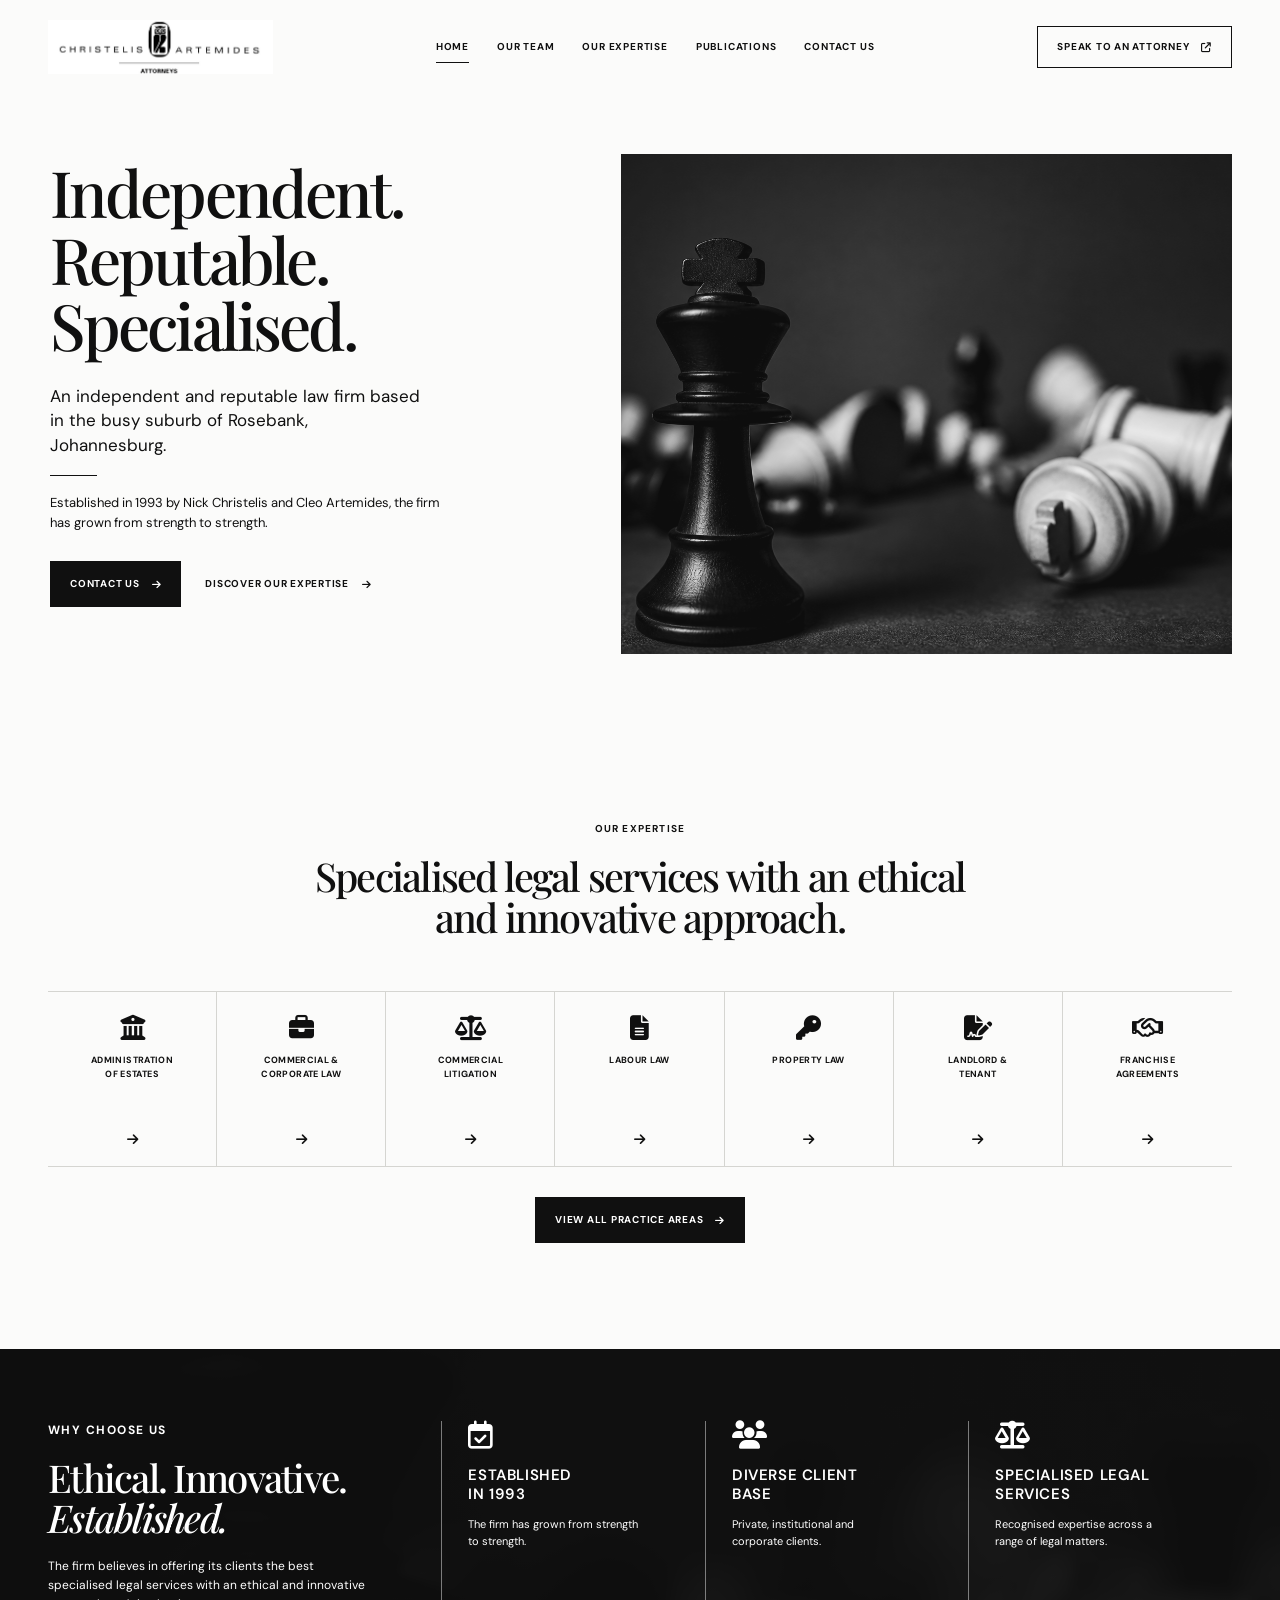
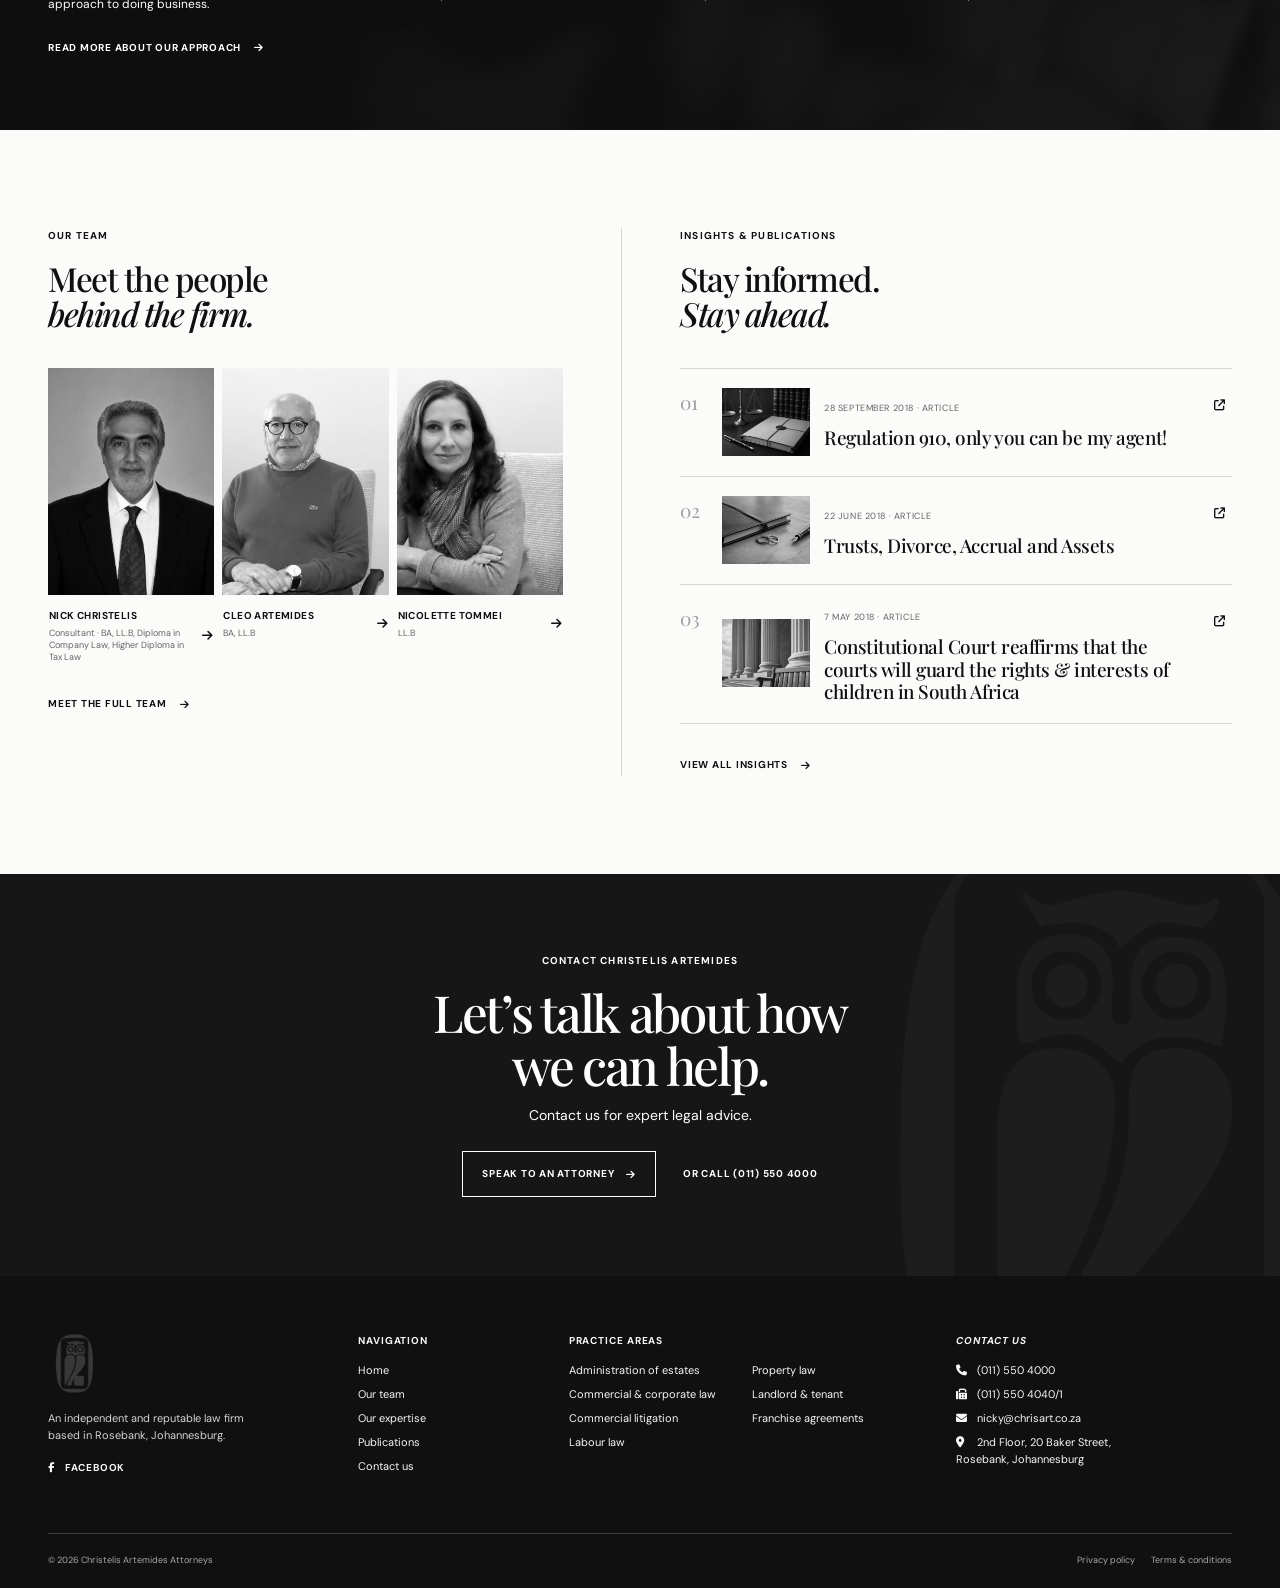
<file: index.html>
<!doctype html>
<html lang="en">
  <head>
    <meta charset="UTF-8" />
    <meta name="viewport" content="width=device-width, initial-scale=1.0" />
    <meta name="description" content="Christelis Artemides Attorneys — specialised legal services in Rosebank, Johannesburg." />
    <title>Christelis Artemides Attorneys | Rosebank, Johannesburg</title>
    <link rel="preconnect" href="https://fonts.googleapis.com" />
    <link rel="preconnect" href="https://fonts.gstatic.com" crossorigin />
    <link href="https://fonts.googleapis.com/css2?family=DM+Sans:wght@400;500;600;700&family=Playfair+Display:ital,wght@0,500;0,600;0,700;1,500&display=swap" rel="stylesheet" />
    <link rel="stylesheet" href="https://cdnjs.cloudflare.com/ajax/libs/font-awesome/6.7.2/css/all.min.css" referrerpolicy="no-referrer" />
    <link rel="stylesheet" href="styles.css" />
    <script src="script.js" defer></script>
  </head>
  <body>
    <a class="skip-link" href="#main-content">Skip to content</a>

    <header class="site-header" id="top">
      <div class="header-inner shell">
        <a class="brand" href="https://chrisart.co.za/" aria-label="Christelis Artemides Attorneys home">
          <span class="brand-logo" role="img" aria-label="Christelis Artemides Attorneys logo"></span>
        </a>
        <nav class="desktop-nav" aria-label="Primary navigation">
          <a class="active" href="https://chrisart.co.za/">Home</a>
          <a href="our-team/">Our team</a>
          <a href="our-expertise/">Our expertise</a>
          <a href="publications/">Publications</a>
          <a href="contact-us/">Contact us</a>
        </nav>
        <a class="header-cta" href="contact-us/">Speak to an attorney <i class="fa-solid fa-arrow-up-right-from-square" aria-hidden="true"></i></a>
        <button class="menu-toggle" type="button" aria-expanded="false" aria-controls="mobile-menu" aria-label="Open navigation menu">
          <span></span><span></span>
        </button>
      </div>
    </header>

    <div class="mobile-menu" id="mobile-menu" aria-hidden="true">
      <nav aria-label="Mobile navigation">
        <a href="https://chrisart.co.za/">Home</a>
        <a href="our-team/">Our team</a>
        <a href="our-expertise/">Our expertise</a>
        <a href="publications/">Publications</a>
        <a href="contact-us/">Contact us</a>
      </nav>
      <a class="button button-light" href="contact-us/">Speak to an attorney <i class="fa-solid fa-arrow-right" aria-hidden="true"></i></a>
    </div>

    <main id="main-content">
      <section class="hero shell">
        <div class="hero-copy hero-reveal">
          <h1>Independent.<br />Reputable.<br /><em>Specialised.</em></h1>
          <p class="hero-lead">An independent and reputable law firm based in the busy suburb of Rosebank, Johannesburg.</p>
          <div class="rule"></div>
          <p class="hero-detail">Established in 1993 by Nick Christelis and Cleo Artemides, the firm has grown from strength to strength.</p>
          <div class="hero-actions">
            <a class="button button-dark" href="contact-us/">Contact us <i class="fa-solid fa-arrow-right" aria-hidden="true"></i></a>
            <a class="text-link" href="#expertise">Discover our expertise <i class="fa-solid fa-arrow-right" aria-hidden="true"></i></a>
          </div>
        </div>
        <div class="hero-visual hero-reveal" aria-hidden="true">
          <div class="hero-image-wrap">
            <img class="hero-image parallax-image" src="assets/images/home-hero-chess-highres.png" alt="" />
          </div>
        </div>
      </section>

      <section class="expertise section shell" id="expertise">
        <div class="section-heading reveal">
          <p class="eyebrow">Our expertise</p>
          <h2>Specialised legal services with an ethical and innovative approach.</h2>
        </div>
        <div class="practice-grid">
          <a class="practice-card reveal" href="our-expertise/#administration-of-estates"><i class="fa-solid fa-building-columns" aria-hidden="true"></i><span>Administration<br />of estates</span><b><i class="fa-solid fa-arrow-right" aria-hidden="true"></i></b></a>
          <a class="practice-card reveal" href="our-expertise/#commercial-and-corporate-law"><i class="fa-solid fa-briefcase" aria-hidden="true"></i><span>Commercial &amp;<br />corporate law</span><b><i class="fa-solid fa-arrow-right" aria-hidden="true"></i></b></a>
          <a class="practice-card reveal" href="our-expertise/#commercial-litigation"><i class="fa-solid fa-scale-balanced" aria-hidden="true"></i><span>Commercial<br />litigation</span><b><i class="fa-solid fa-arrow-right" aria-hidden="true"></i></b></a>
          <a class="practice-card reveal" href="our-expertise/#labour-law"><i class="fa-solid fa-file-lines" aria-hidden="true"></i><span>Labour law</span><b><i class="fa-solid fa-arrow-right" aria-hidden="true"></i></b></a>
          <a class="practice-card reveal" href="our-expertise/#property-law"><i class="fa-solid fa-key" aria-hidden="true"></i><span>Property law</span><b><i class="fa-solid fa-arrow-right" aria-hidden="true"></i></b></a>
          <a class="practice-card reveal" href="our-expertise/#landlord-and-tenant"><i class="fa-solid fa-file-signature" aria-hidden="true"></i><span>Landlord &amp;<br />tenant</span><b><i class="fa-solid fa-arrow-right" aria-hidden="true"></i></b></a>
          <a class="practice-card reveal" href="our-expertise/#franchise-agreements"><i class="fa-regular fa-handshake" aria-hidden="true"></i><span>Franchise<br />agreements</span><b><i class="fa-solid fa-arrow-right" aria-hidden="true"></i></b></a>
        </div>
        <div class="section-action reveal"><a class="button button-dark" href="our-expertise/">View all practice areas <i class="fa-solid fa-arrow-right" aria-hidden="true"></i></a></div>
      </section>

      <section class="trust-section">
        <div class="trust-background" aria-hidden="true"><img class="parallax-image" src="assets/images/expertise.jpeg" alt="" /></div>
        <div class="trust-content shell">
          <div class="trust-intro reveal">
            <p class="eyebrow">Why choose us</p>
            <h2>Ethical. Innovative.<br /><em>Established.</em></h2>
            <p>The firm believes in offering its clients the best specialised legal services with an ethical and innovative approach to doing business.</p>
            <a class="text-link text-link-light" href="https://chrisart.co.za/">Read more about our approach <i class="fa-solid fa-arrow-right" aria-hidden="true"></i></a>
          </div>
          <div class="trust-points">
            <article class="trust-point reveal"><i class="fa-regular fa-calendar-check" aria-hidden="true"></i><h3>Established<br />in 1993</h3><p>The firm has grown from strength to strength.</p></article>
            <article class="trust-point reveal"><i class="fa-solid fa-users" aria-hidden="true"></i><h3>Diverse client<br />base</h3><p>Private, institutional and corporate clients.</p></article>
            <article class="trust-point reveal"><i class="fa-solid fa-scale-balanced" aria-hidden="true"></i><h3>Specialised legal<br />services</h3><p>Recognised expertise across a range of legal matters.</p></article>
          </div>
        </div>
      </section>

      <section class="team-publications section shell">
        <section class="team-preview">
          <div class="section-heading reveal">
            <p class="eyebrow">Our team</p>
            <h2>Meet the people<br /><em>behind the firm.</em></h2>
          </div>
          <div class="team-grid">
            <a class="team-card reveal" href="our-team/"><span class="image-frame"><img src="assets/images/nick-christelis-highres.png" alt="Nick Christelis" /></span><span class="card-meta"><strong>Nick Christelis</strong><small>Consultant · BA, LL.B, Diploma in Company Law, Higher Diploma in Tax Law</small><i class="fa-solid fa-arrow-right" aria-hidden="true"></i></span></a>
            <a class="team-card reveal" href="our-team/"><span class="image-frame"><img src="assets/images/cleo-artemides.jpg" alt="Cleo Artemides" /></span><span class="card-meta"><strong>Cleo Artemides</strong><small>BA, LL.B</small><i class="fa-solid fa-arrow-right" aria-hidden="true"></i></span></a>
            <a class="team-card reveal" href="our-team/"><span class="image-frame"><img src="assets/images/nicolette-tommei.jpg" alt="Nicolette Tommei" /></span><span class="card-meta"><strong>Nicolette Tommei</strong><small>LL.B</small><i class="fa-solid fa-arrow-right" aria-hidden="true"></i></span></a>
          </div>
          <a class="text-link all-link reveal" href="our-team/">Meet the full team <i class="fa-solid fa-arrow-right" aria-hidden="true"></i></a>
        </section>

        <section class="publications-preview" id="publications">
          <div class="section-heading reveal">
            <p class="eyebrow">Insights &amp; publications</p>
            <h2>Stay informed.<br /><em>Stay ahead.</em></h2>
          </div>
          <div class="publication-list">
            <a class="publication-card reveal" href="https://chrisart.co.za/regulation-910-only-you-can-be-my-agent/"><span class="publication-number">01</span><span class="publication-preview-copy"><img class="publication-preview-image" src="assets/images/article-regulation-910.png" alt="" /><span><small>28 September 2018 · Article</small><h3>Regulation 910, only you can be my agent!</h3></span></span><i class="fa-solid fa-arrow-up-right-from-square" aria-hidden="true"></i></a>
            <a class="publication-card reveal" href="https://chrisart.co.za/trusts-divorce-accrual-and-assets/"><span class="publication-number">02</span><span class="publication-preview-copy"><img class="publication-preview-image" src="assets/images/article-trusts-divorce.png" alt="" /><span><small>22 June 2018 · Article</small><h3>Trusts, Divorce, Accrual and Assets</h3></span></span><i class="fa-solid fa-arrow-up-right-from-square" aria-hidden="true"></i></a>
            <a class="publication-card reveal" href="https://chrisart.co.za/constitutional-court-reaffirms-that-the-courts-will-guard-the-rights-interests-of-children-in-south-africa/"><span class="publication-number">03</span><span class="publication-preview-copy"><img class="publication-preview-image" src="assets/images/article-constitutional-court.png" alt="" /><span><small>7 May 2018 · Article</small><h3>Constitutional Court reaffirms that the courts will guard the rights &amp; interests of children in South Africa</h3></span></span><i class="fa-solid fa-arrow-up-right-from-square" aria-hidden="true"></i></a>
          </div>
          <a class="text-link all-link reveal" href="publications/">View all insights <i class="fa-solid fa-arrow-right" aria-hidden="true"></i></a>
        </section>
      </section>

      <section class="contact-cta">
        <img class="contact-owl" src="assets/images/owl-watermark.png" alt="" aria-hidden="true" />
        <div class="shell contact-cta-inner reveal">
          <p class="eyebrow">Contact Christelis Artemides</p>
          <h2>Let’s talk about how<br />we can help.</h2>
          <p>Contact us for expert legal advice.</p>
          <div class="contact-actions"><a class="button button-light" href="https://chrisart.co.za/contact-us/">Speak to an attorney <i class="fa-solid fa-arrow-right" aria-hidden="true"></i></a><a class="phone-link" href="tel:+27115504000">Or call (011) 550 4000</a></div>
        </div>
      </section>
    </main>

    <footer class="site-footer">
      <div class="footer-main shell">
        <div class="footer-brand"><div class="footer-owl" aria-hidden="true"></div><p>An independent and reputable law firm based in Rosebank, Johannesburg.</p><a href="https://www.facebook.com/christelisartemides/" aria-label="Christelis Artemides on Facebook"><i class="fa-brands fa-facebook-f" aria-hidden="true"></i> Facebook</a></div>
        <div><h2>Navigation</h2><ul><li><a href="https://chrisart.co.za/">Home</a></li><li><a href="our-team/">Our team</a></li><li><a href="our-expertise/">Our expertise</a></li><li><a href="publications/">Publications</a></li><li><a href="contact-us/">Contact us</a></li></ul></div>
        <div><h2>Practice areas</h2><ul class="two-column"><li><a href="our-expertise/#administration-of-estates">Administration of estates</a></li><li><a href="our-expertise/#commercial-and-corporate-law">Commercial &amp; corporate law</a></li><li><a href="our-expertise/#commercial-litigation">Commercial litigation</a></li><li><a href="our-expertise/#labour-law">Labour law</a></li><li><a href="our-expertise/#property-law">Property law</a></li><li><a href="our-expertise/#landlord-and-tenant">Landlord &amp; tenant</a></li><li><a href="our-expertise/#franchise-agreements">Franchise agreements</a></li></ul></div>
        <address><h2>Contact us</h2><a href="tel:+27115504000"><i class="fa-solid fa-phone" aria-hidden="true"></i> (011) 550 4000</a><span><i class="fa-solid fa-fax" aria-hidden="true"></i> (011) 550 4040/1</span><a href="mailto:nicky@chrisart.co.za"><i class="fa-solid fa-envelope" aria-hidden="true"></i> nicky@chrisart.co.za</a><a href="https://www.google.co.za/maps/place/20+Baker+St,+Rosebank,+Johannesburg,+2196/@-26.147911,28.0395063,17z/data=!3m1!4b1!4m5!3m4!1s0x1e950c8cd4042e7d:0xd41226a99b47618f!8m2!3d-26.147911!4d28.041695?hl=en"><i class="fa-solid fa-location-dot" aria-hidden="true"></i> 2nd Floor, 20 Baker Street,<br />Rosebank, Johannesburg</a></address>
      </div>
      <div class="footer-bottom shell"><span>© <span id="current-year"></span> Christelis Artemides Attorneys</span><span><a href="https://chrisart.co.za/">Privacy policy</a><a href="https://chrisart.co.za/">Terms &amp; conditions</a></span></div>
    </footer>
  </body>
</html>
</file>
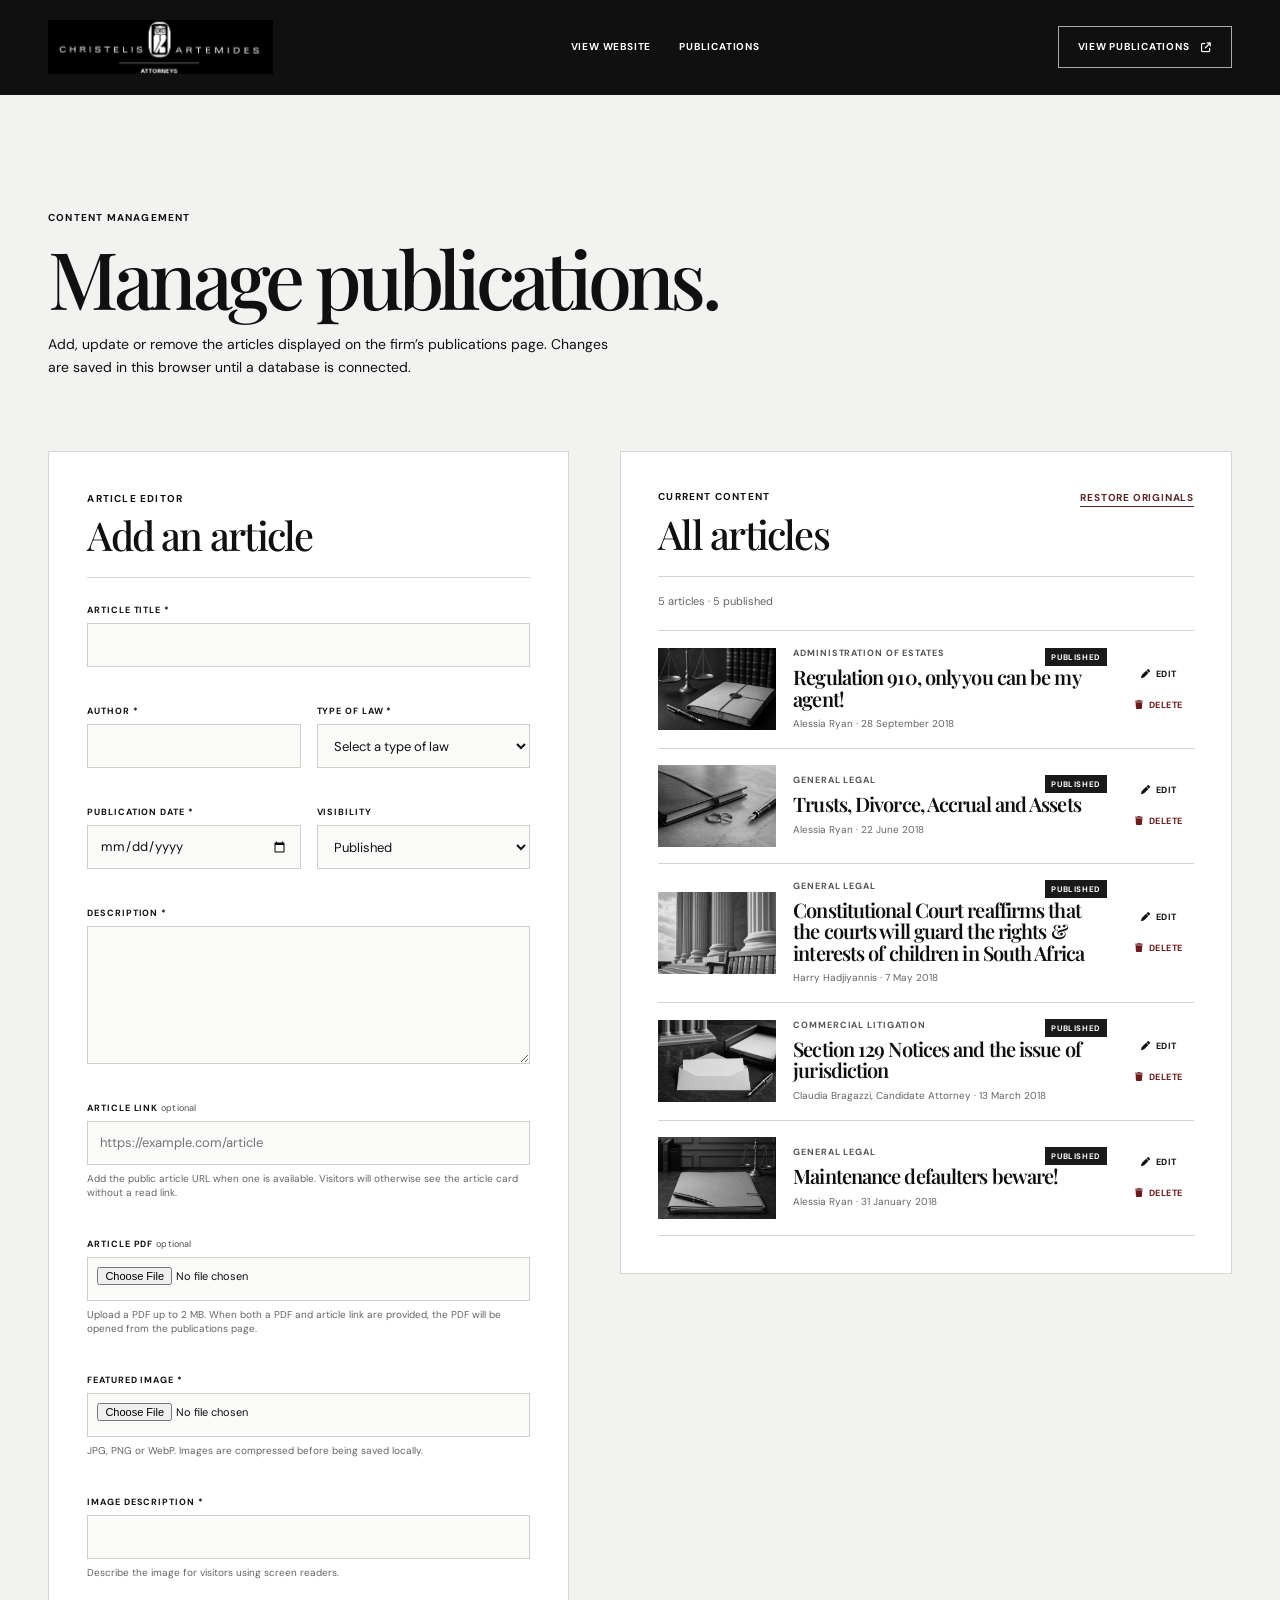
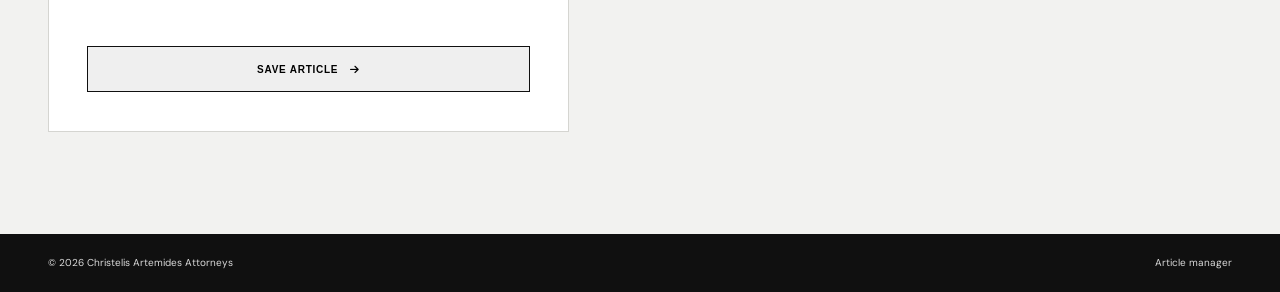
<file: cms/index.html>
<!doctype html>
<html lang="en">
  <head>
    <meta charset="UTF-8" />
    <meta name="viewport" content="width=device-width, initial-scale=1.0" />
    <meta name="robots" content="noindex, nofollow" />
    <meta name="description" content="Article manager for Christelis Artemides Attorneys." />
    <title>Article Manager | Christelis Artemides Attorneys</title>
    <link rel="preconnect" href="https://fonts.googleapis.com" />
    <link rel="preconnect" href="https://fonts.gstatic.com" crossorigin />
    <link href="https://fonts.googleapis.com/css2?family=DM+Sans:wght@400;500;600;700&family=Playfair+Display:ital,wght@0,500;0,600;0,700;1,500&display=swap" rel="stylesheet" />
    <link rel="stylesheet" href="https://cdnjs.cloudflare.com/ajax/libs/font-awesome/6.7.2/css/all.min.css" referrerpolicy="no-referrer" />
    <link rel="stylesheet" href="../styles.css" />
    <script src="../script.js" defer></script>
    <script src="./cms.js" defer></script>
  </head>
  <body class="cms-page">
    <a class="skip-link" href="#main-content">Skip to content</a>
    <header class="site-header site-header-dark" id="top">
      <div class="header-inner shell">
        <a class="brand" href="../" aria-label="Christelis Artemides Attorneys home"><span class="brand-logo brand-logo-light" role="img" aria-label="Christelis Artemides Attorneys logo"></span></a>
        <nav class="desktop-nav" aria-label="Primary navigation"><a href="../">View website</a><a href="../publications/">Publications</a></nav>
        <a class="header-cta" href="../publications/">View publications <i class="fa-solid fa-arrow-up-right-from-square" aria-hidden="true"></i></a>
        <button class="menu-toggle" type="button" aria-expanded="false" aria-controls="mobile-menu" aria-label="Open navigation menu"><span></span><span></span></button>
      </div>
    </header>
    <div class="mobile-menu" id="mobile-menu" aria-hidden="true"><nav aria-label="Mobile navigation"><a href="../">View website</a><a href="../publications/">Publications</a></nav></div>

    <main id="main-content" class="cms-main shell">
      <section class="cms-intro">
        <p class="eyebrow">Content management</p>
        <h1>Manage <em>publications.</em></h1>
        <p>Add, update or remove the articles displayed on the firm’s publications page. Changes are saved in this browser until a database is connected.</p>
      </section>

      <div class="cms-layout">
        <section class="cms-form-card" aria-labelledby="article-form-heading">
          <div class="cms-card-heading"><div><p class="eyebrow">Article editor</p><h2 id="article-form-heading">Add an article</h2></div><button class="cms-text-button" type="button" id="article-form-cancel" hidden>Cancel edit</button></div>
          <form id="article-form" novalidate>
            <input id="article-id" name="id" type="hidden" />
            <div class="cms-form-grid">
              <div class="cms-field cms-field-full"><label for="article-title">Article title <span aria-hidden="true">*</span></label><input id="article-title" name="title" type="text" required autocomplete="off" /><p class="cms-field-error" data-error-for="article-title"></p></div>
              <div class="cms-field"><label for="article-author">Author <span aria-hidden="true">*</span></label><input id="article-author" name="author" type="text" required autocomplete="off" /><p class="cms-field-error" data-error-for="article-author"></p></div>
              <div class="cms-field"><label for="article-law-type">Type of law <span aria-hidden="true">*</span></label><select id="article-law-type" name="lawType" required><option value="">Select a type of law</option><option value="Administration of estates">Administration of estates</option><option value="Commercial and corporate law">Commercial and corporate law</option><option value="Commercial litigation">Commercial litigation</option><option value="Franchise agreements">Franchise agreements</option><option value="Labour law">Labour law</option><option value="Landlord and tenant">Landlord and tenant</option><option value="Property law">Property law</option><option value="General legal">General legal</option></select><p class="cms-field-error" data-error-for="article-law-type"></p></div>
              <div class="cms-field"><label for="article-date">Publication date <span aria-hidden="true">*</span></label><input id="article-date" name="date" type="date" required /><p class="cms-field-error" data-error-for="article-date"></p></div>
              <div class="cms-field"><label for="article-status">Visibility</label><select id="article-status" name="status"><option value="published">Published</option><option value="draft">Draft</option></select></div>
              <div class="cms-field cms-field-full"><label for="article-description">Description <span aria-hidden="true">*</span></label><textarea id="article-description" name="description" rows="6" required></textarea><p class="cms-field-error" data-error-for="article-description"></p></div>
              <div class="cms-field cms-field-full"><label for="article-link">Article link <span class="cms-optional">optional</span></label><input id="article-link" name="link" type="url" placeholder="https://example.com/article" inputmode="url" /><p class="cms-field-help">Add the public article URL when one is available. Visitors will otherwise see the article card without a read link.</p><p class="cms-field-error" data-error-for="article-link"></p></div>
              <div class="cms-field cms-field-full"><label for="article-pdf">Article PDF <span class="cms-optional">optional</span></label><input id="article-pdf" name="pdf" type="file" accept="application/pdf,.pdf" /><p class="cms-field-help">Upload a PDF up to 2 MB. When both a PDF and article link are provided, the PDF will be opened from the publications page.</p><p class="cms-file-selection" id="article-pdf-selection" hidden><i class="fa-solid fa-file-pdf" aria-hidden="true"></i> <span id="article-pdf-name"></span> <button class="cms-text-button" type="button" id="article-pdf-remove">Remove PDF</button></p><p class="cms-field-error" data-error-for="article-pdf"></p></div>
              <div class="cms-field cms-field-full"><label for="article-image">Featured image <span aria-hidden="true">*</span></label><input id="article-image" name="image" type="file" accept="image/jpeg,image/png,image/webp" /><p class="cms-field-help">JPG, PNG or WebP. Images are compressed before being saved locally.</p><p class="cms-field-error" data-error-for="article-image"></p></div>
              <div class="cms-field cms-field-full"><label for="article-image-alt">Image description <span aria-hidden="true">*</span></label><input id="article-image-alt" name="imageAlt" type="text" required autocomplete="off" /><p class="cms-field-help">Describe the image for visitors using screen readers.</p><p class="cms-field-error" data-error-for="article-image-alt"></p></div>
            </div>
            <figure class="cms-image-preview" id="article-image-preview" hidden><img id="article-image-preview-image" alt="" /><figcaption id="article-image-preview-caption"></figcaption></figure>
            <p class="cms-form-status" id="article-form-status" aria-live="polite"></p>
            <button class="button cms-submit" type="submit"><span id="article-submit-label">Save article</span> <i class="fa-solid fa-arrow-right" aria-hidden="true"></i></button>
          </form>
        </section>

        <section class="cms-list-card" aria-labelledby="article-list-heading">
          <div class="cms-card-heading"><div><p class="eyebrow">Current content</p><h2 id="article-list-heading">All articles</h2></div><button class="cms-text-button cms-reset-button" type="button" id="restore-original-articles">Restore originals</button></div>
          <p class="cms-list-summary" id="article-list-summary" aria-live="polite"></p>
          <div class="cms-article-list" id="cms-article-list"></div>
        </section>
      </div>
    </main>

    <footer class="cms-footer"><div class="shell"><span>© <span id="current-year"></span> Christelis Artemides Attorneys</span><span>Article manager</span></div></footer>
  </body>
</html>
</file>
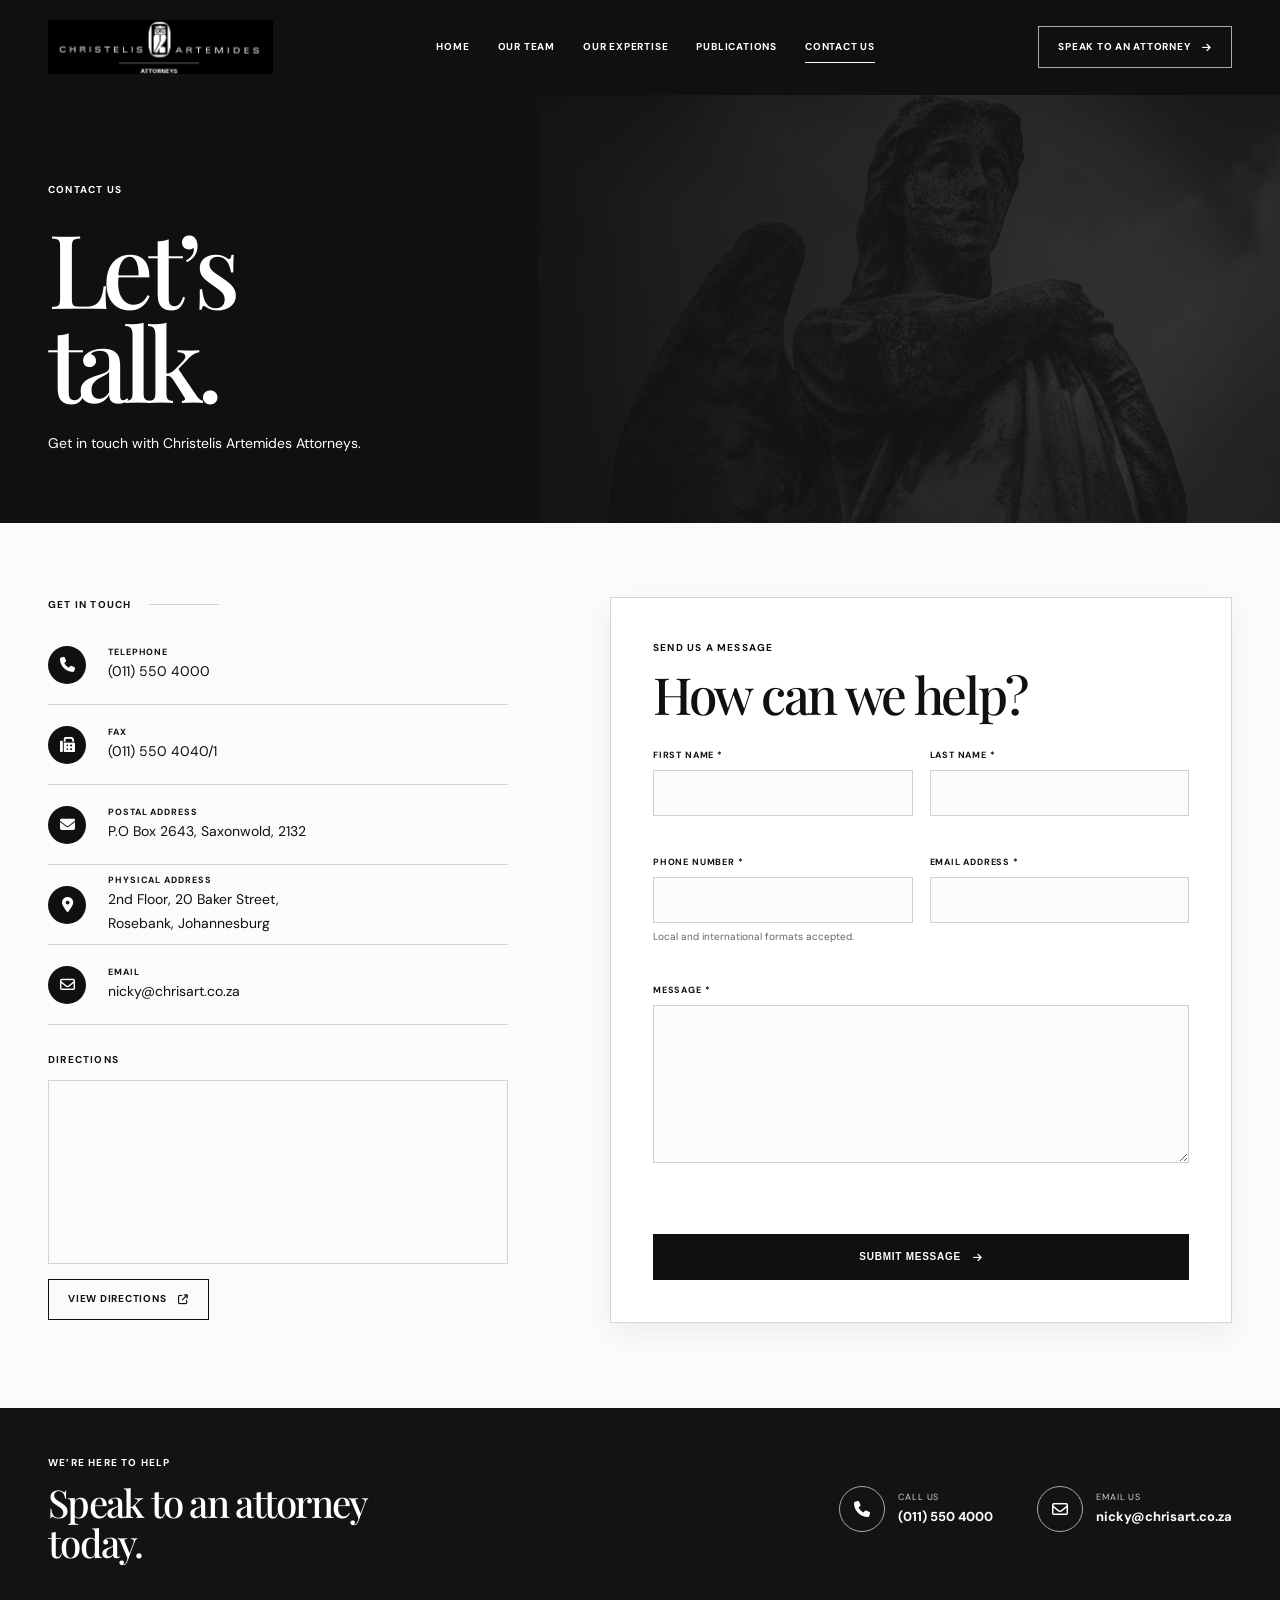
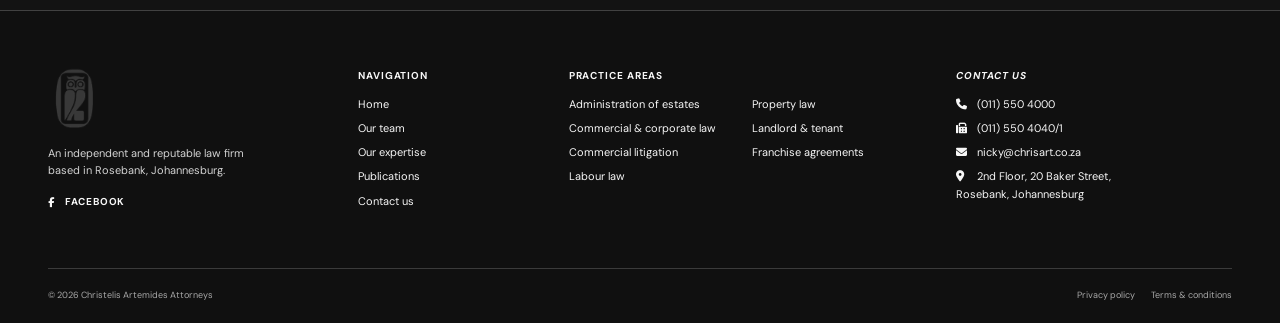
<file: contact-us/index.html>
<!doctype html>
<html lang="en">
  <head>
    <meta charset="UTF-8" />
    <meta name="viewport" content="width=device-width, initial-scale=1.0" />
    <meta name="description" content="Contact Christelis Artemides Attorneys in Rosebank, Johannesburg." />
    <title>Contact Us | Christelis Artemides Attorneys</title>
    <link rel="preconnect" href="https://fonts.googleapis.com" />
    <link rel="preconnect" href="https://fonts.gstatic.com" crossorigin />
    <link href="https://fonts.googleapis.com/css2?family=DM+Sans:wght@400;500;600;700&family=Playfair+Display:ital,wght@0,500;0,600;0,700;1,500&display=swap" rel="stylesheet" />
    <link rel="stylesheet" href="https://cdnjs.cloudflare.com/ajax/libs/font-awesome/6.7.2/css/all.min.css" referrerpolicy="no-referrer" />
    <link rel="stylesheet" href="../styles.css" />
    <script src="../script.js" defer></script>
  </head>
  <body class="contact-page">
    <a class="skip-link" href="#main-content">Skip to content</a>
    <header class="site-header site-header-dark" id="top"><div class="header-inner shell"><a class="brand" href="../" aria-label="Christelis Artemides Attorneys home"><span class="brand-logo brand-logo-light" role="img" aria-label="Christelis Artemides Attorneys logo"></span></a><nav class="desktop-nav" aria-label="Primary navigation"><a href="../">Home</a><a href="../our-team/">Our team</a><a href="../our-expertise/">Our expertise</a><a href="../publications/">Publications</a><a class="active" href="./">Contact us</a></nav><a class="header-cta" href="#contact-form">Speak to an attorney <i class="fa-solid fa-arrow-right" aria-hidden="true"></i></a><button class="menu-toggle" type="button" aria-expanded="false" aria-controls="mobile-menu" aria-label="Open navigation menu"><span></span><span></span></button></div></header>
    <div class="mobile-menu" id="mobile-menu" aria-hidden="true"><nav aria-label="Mobile navigation"><a href="../">Home</a><a href="../our-team/">Our team</a><a href="../our-expertise/">Our expertise</a><a href="../publications/">Publications</a><a href="./">Contact us</a></nav><a class="button button-light" href="#contact-form">Speak to an attorney <i class="fa-solid fa-arrow-right" aria-hidden="true"></i></a></div>
    <main id="main-content">
      <section class="contact-hero"><img class="contact-hero-image" src="../assets/images/expertise-estates.jpeg" alt="" aria-hidden="true" /><img class="contact-hero-owl" src="../assets/images/owl-watermark.png" alt="" aria-hidden="true" /><div class="shell contact-hero-inner"><p class="eyebrow">Contact us</p><div class="contact-heading-lines" aria-label="Let's talk"><span>Let’s</span><span><em>talk.</em></span></div><p>Get in touch with Christelis Artemides Attorneys.</p></div></section>
      <section class="contact-main shell">
        <aside class="contact-details reveal" aria-labelledby="contact-details-heading"><p class="eyebrow" id="contact-details-heading">Get in touch</p><div class="contact-detail"><i class="fa-solid fa-phone" aria-hidden="true"></i><div><h2>Telephone</h2><a href="tel:+27115504000">(011) 550 4000</a></div></div><div class="contact-detail"><i class="fa-solid fa-fax" aria-hidden="true"></i><div><h2>Fax</h2><span>(011) 550 4040/1</span></div></div><div class="contact-detail"><i class="fa-solid fa-envelope" aria-hidden="true"></i><div><h2>Postal address</h2><span>P.O Box 2643, Saxonwold, 2132</span></div></div><div class="contact-detail"><i class="fa-solid fa-location-dot" aria-hidden="true"></i><div><h2>Physical address</h2><span>2nd Floor, 20 Baker Street,<br />Rosebank, Johannesburg</span></div></div><div class="contact-detail"><i class="fa-regular fa-envelope" aria-hidden="true"></i><div><h2>Email</h2><a href="mailto:nicky@chrisart.co.za">nicky@chrisart.co.za</a></div></div><div class="directions-block"><p class="eyebrow">Directions</p><a class="map-frame" href="https://www.google.co.za/maps/place/20+Baker+St,+Rosebank,+Johannesburg,+2196/@-26.147911,28.0395063,17z/data=!3m1!4b1!4m5!3m4!1s0x1e950c8cd4042e7d:0xd41226a99b47618f!8m2!3d-26.147911!4d28.041695?hl=en"><iframe title="Map to 20 Baker Street, Rosebank" src="https://www.google.com/maps?q=20%20Baker%20Street%2C%20Rosebank%2C%20Johannesburg&output=embed" loading="lazy"></iframe></a><a class="button map-link" href="https://www.google.co.za/maps/place/20+Baker+St,+Rosebank,+Johannesburg,+2196/@-26.147911,28.0395063,17z/data=!3m1!4b1!4m5!3m4!1s0x1e950c8cd4042e7d:0xd41226a99b47618f!8m2!3d-26.147911!4d28.041695?hl=en">View directions <i class="fa-solid fa-arrow-up-right-from-square" aria-hidden="true"></i></a></div></aside>
        <section class="contact-form-card reveal" id="contact-form" aria-labelledby="form-heading"><p class="eyebrow">Send us a message</p><h1 id="form-heading">How can we help?</h1><form class="professional-contact-form" action="https://chrisart.co.za/contact-us/" method="post" novalidate data-contact-form><input type="hidden" name="contact-form-id" value="215" /><input type="hidden" name="action" value="grunion-contact-form" /><input type="hidden" name="contact-form-hash" value="6fc23eef61818c5d5568c5da499060cfc78f0bbb" /><input type="hidden" name="g215-name" data-contact-name /><input type="hidden" name="g215-email" data-contact-email /><textarea class="visually-hidden" name="g215-comment" data-contact-comment aria-hidden="true" tabindex="-1"></textarea><div class="form-grid"><div class="form-field"><label for="first-name">First name <span aria-hidden="true">*</span></label><input id="first-name" name="first_name" autocomplete="given-name" required /><span class="form-error" data-error-for="first-name"></span></div><div class="form-field"><label for="last-name">Last name <span aria-hidden="true">*</span></label><input id="last-name" name="last_name" autocomplete="family-name" required /><span class="form-error" data-error-for="last-name"></span></div><div class="form-field"><label for="phone-number">Phone number <span aria-hidden="true">*</span></label><input id="phone-number" name="phone" inputmode="tel" autocomplete="tel" required aria-describedby="phone-help" /><span id="phone-help" class="form-hint">Local and international formats accepted.</span><span class="form-error" data-error-for="phone-number"></span></div><div class="form-field"><label for="email-address">Email address <span aria-hidden="true">*</span></label><input id="email-address" name="email" type="email" autocomplete="email" required /><span class="form-error" data-error-for="email-address"></span></div><div class="form-field form-field-full"><label for="message">Message <span aria-hidden="true">*</span></label><textarea id="message" name="message" rows="7" required></textarea><span class="form-error" data-error-for="message"></span></div></div><p class="form-status" aria-live="polite" data-form-status></p><button class="button button-dark form-submit" type="submit">Submit message <i class="fa-solid fa-arrow-right" aria-hidden="true"></i></button></form></section>
      </section>
      <section class="contact-band"><div class="shell contact-band-inner reveal"><div><p class="eyebrow">We’re here to help</p><h2>Speak to an attorney<br /><em>today.</em></h2></div><div class="contact-band-links"><a href="tel:+27115504000"><i class="fa-solid fa-phone" aria-hidden="true"></i><span>Call us<strong>(011) 550 4000</strong></span></a><a href="mailto:nicky@chrisart.co.za"><i class="fa-regular fa-envelope" aria-hidden="true"></i><span>Email us<strong>nicky@chrisart.co.za</strong></span></a></div></div></section>
    </main>
    <footer class="site-footer"><div class="footer-main shell"><div class="footer-brand"><div class="footer-owl" aria-hidden="true"></div><p>An independent and reputable law firm based in Rosebank, Johannesburg.</p><a href="https://www.facebook.com/christelisartemides/" aria-label="Christelis Artemides on Facebook"><i class="fa-brands fa-facebook-f" aria-hidden="true"></i> Facebook</a></div><div><h2>Navigation</h2><ul><li><a href="../">Home</a></li><li><a href="../our-team/">Our team</a></li><li><a href="../our-expertise/">Our expertise</a></li><li><a href="../publications/">Publications</a></li><li><a href="./">Contact us</a></li></ul></div><div><h2>Practice areas</h2><ul class="two-column"><li><a href="../our-expertise/#administration-of-estates">Administration of estates</a></li><li><a href="../our-expertise/#commercial-and-corporate-law">Commercial &amp; corporate law</a></li><li><a href="../our-expertise/#commercial-litigation">Commercial litigation</a></li><li><a href="../our-expertise/#labour-law">Labour law</a></li><li><a href="../our-expertise/#property-law">Property law</a></li><li><a href="../our-expertise/#landlord-and-tenant">Landlord &amp; tenant</a></li><li><a href="../our-expertise/#franchise-agreements">Franchise agreements</a></li></ul></div><address><h2>Contact us</h2><a href="tel:+27115504000"><i class="fa-solid fa-phone" aria-hidden="true"></i> (011) 550 4000</a><span><i class="fa-solid fa-fax" aria-hidden="true"></i> (011) 550 4040/1</span><a href="mailto:nicky@chrisart.co.za"><i class="fa-solid fa-envelope" aria-hidden="true"></i> nicky@chrisart.co.za</a><a href="https://www.google.co.za/maps/place/20+Baker+St,+Rosebank,+Johannesburg,+2196/@-26.147911,28.0395063,17z/data=!3m1!4b1!4m5!3m4!1s0x1e950c8cd4042e7d:0xd41226a99b47618f!8m2!3d-26.147911!4d28.041695?hl=en"><i class="fa-solid fa-location-dot" aria-hidden="true"></i> 2nd Floor, 20 Baker Street,<br />Rosebank, Johannesburg</a></address></div><div class="footer-bottom shell"><span>© <span id="current-year"></span> Christelis Artemides Attorneys</span><span><a href="https://chrisart.co.za/">Privacy policy</a><a href="https://chrisart.co.za/">Terms &amp; conditions</a></span></div></footer>
  </body>
</html>
</file>
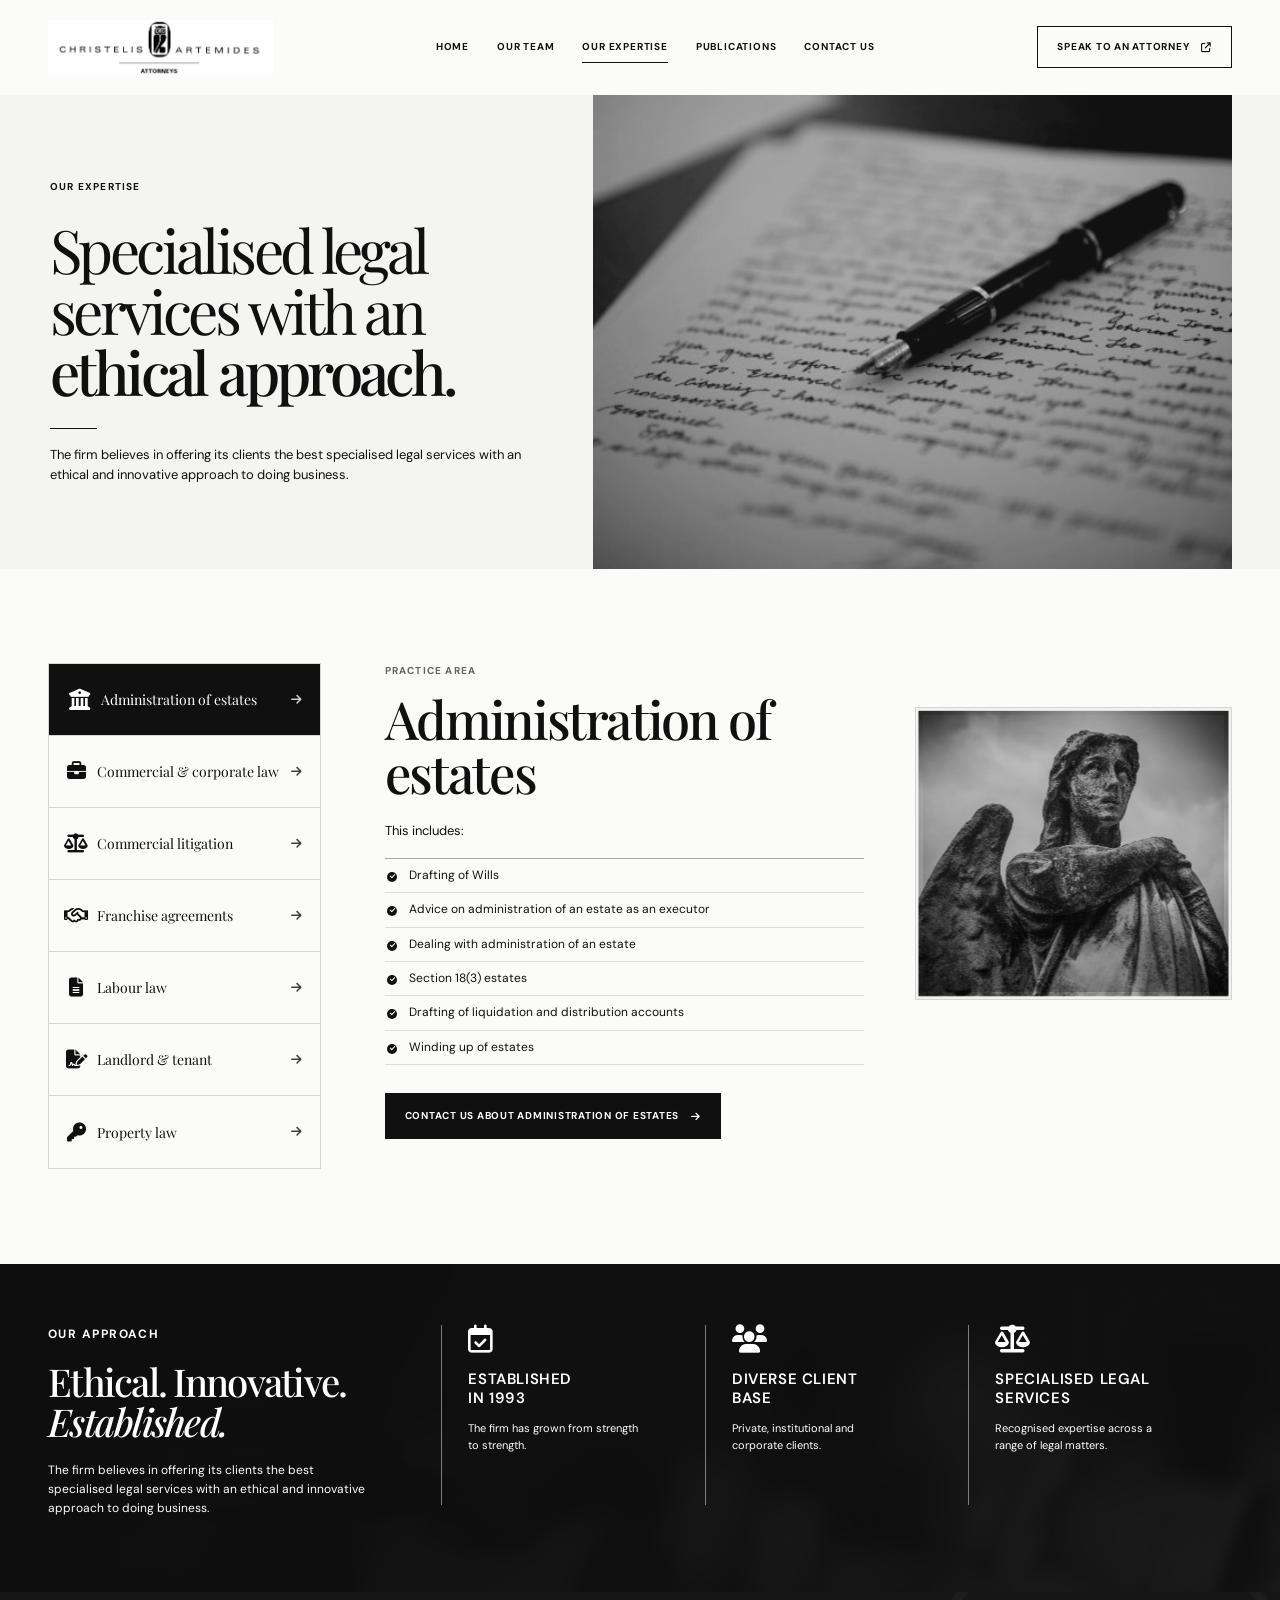
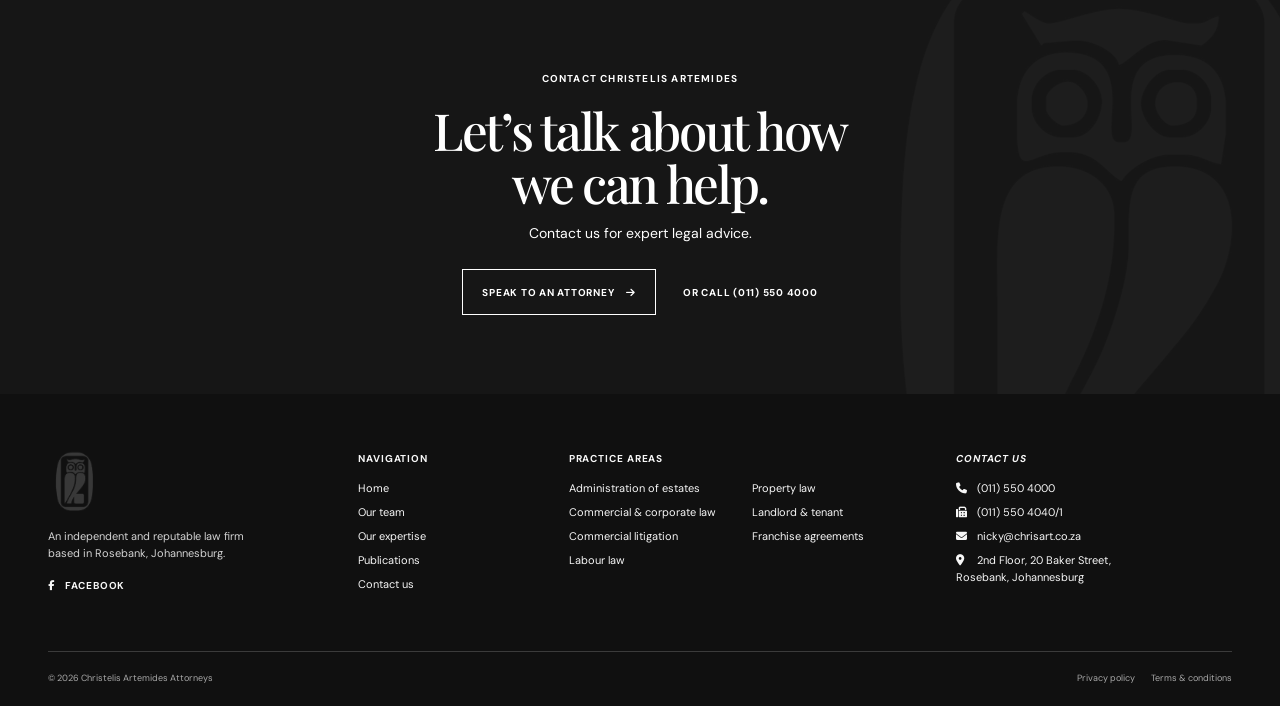
<file: our-expertise/index.html>
<!doctype html>
<html lang="en">
  <head>
    <meta charset="UTF-8" />
    <meta name="viewport" content="width=device-width, initial-scale=1.0" />
    <meta name="description" content="Explore the legal services offered by Christelis Artemides Attorneys." />
    <title>Our Expertise | Christelis Artemides Attorneys</title>
    <link rel="preconnect" href="https://fonts.googleapis.com" />
    <link rel="preconnect" href="https://fonts.gstatic.com" crossorigin />
    <link href="https://fonts.googleapis.com/css2?family=DM+Sans:wght@400;500;600;700&family=Playfair+Display:ital,wght@0,500;0,600;0,700;1,500&display=swap" rel="stylesheet" />
    <link rel="stylesheet" href="https://cdnjs.cloudflare.com/ajax/libs/font-awesome/6.7.2/css/all.min.css" referrerpolicy="no-referrer" />
    <link rel="stylesheet" href="../styles.css" />
    <script src="../script.js" defer></script>
  </head>
  <body class="expertise-page">
    <a class="skip-link" href="#main-content">Skip to content</a>
    <header class="site-header" id="top"><div class="header-inner shell"><a class="brand" href="../" aria-label="Christelis Artemides Attorneys home"><span class="brand-logo" role="img" aria-label="Christelis Artemides Attorneys logo"></span></a><nav class="desktop-nav" aria-label="Primary navigation"><a href="../">Home</a><a href="../our-team/">Our team</a><a class="active" href="./">Our expertise</a><a href="../publications/">Publications</a><a href="../contact-us/">Contact us</a></nav><a class="header-cta" href="../contact-us/">Speak to an attorney <i class="fa-solid fa-arrow-up-right-from-square" aria-hidden="true"></i></a><button class="menu-toggle" type="button" aria-expanded="false" aria-controls="mobile-menu" aria-label="Open navigation menu"><span></span><span></span></button></div></header>
    <div class="mobile-menu" id="mobile-menu" aria-hidden="true"><nav aria-label="Mobile navigation"><a href="../">Home</a><a href="../our-team/">Our team</a><a href="./">Our expertise</a><a href="../publications/">Publications</a><a href="../contact-us/">Contact us</a></nav><a class="button button-light" href="../contact-us/">Speak to an attorney <i class="fa-solid fa-arrow-right" aria-hidden="true"></i></a></div>
    <main id="main-content">
      <section class="expertise-hero"><div class="shell expertise-hero-grid"><div class="expertise-hero-copy"><p class="eyebrow">Our expertise</p><div class="expertise-heading-lines" aria-label="Specialised legal services"><span>Specialised legal</span><span>services with an</span><span><em>ethical approach.</em></span></div><div class="team-hero-rule"></div><p>The firm believes in offering its clients the best specialised legal services with an ethical and innovative approach to doing business.</p></div><div class="expertise-hero-visual"><img src="../assets/images/publication-section-129.jpg" alt="Pen writing on a legal document" /></div></div></section>

      <section class="expertise-explorer shell" aria-label="Practice area explorer">
        <div class="expertise-tabs" role="tablist" aria-label="Practice areas">
          <button class="expertise-tab" role="tab" id="tab-administration-of-estates" aria-controls="panel-administration-of-estates" aria-selected="true" tabindex="0" data-expertise-tab="administration-of-estates"><i class="fa-solid fa-building-columns" aria-hidden="true"></i><span>Administration of estates</span><i class="fa-solid fa-arrow-right" aria-hidden="true"></i></button>
          <button class="expertise-tab" role="tab" id="tab-commercial-and-corporate-law" aria-controls="panel-commercial-and-corporate-law" aria-selected="false" tabindex="-1" data-expertise-tab="commercial-and-corporate-law"><i class="fa-solid fa-briefcase" aria-hidden="true"></i><span>Commercial &amp; corporate law</span><i class="fa-solid fa-arrow-right" aria-hidden="true"></i></button>
          <button class="expertise-tab" role="tab" id="tab-commercial-litigation" aria-controls="panel-commercial-litigation" aria-selected="false" tabindex="-1" data-expertise-tab="commercial-litigation"><i class="fa-solid fa-scale-balanced" aria-hidden="true"></i><span>Commercial litigation</span><i class="fa-solid fa-arrow-right" aria-hidden="true"></i></button>
          <button class="expertise-tab" role="tab" id="tab-franchise-agreements" aria-controls="panel-franchise-agreements" aria-selected="false" tabindex="-1" data-expertise-tab="franchise-agreements"><i class="fa-regular fa-handshake" aria-hidden="true"></i><span>Franchise agreements</span><i class="fa-solid fa-arrow-right" aria-hidden="true"></i></button>
          <button class="expertise-tab" role="tab" id="tab-labour-law" aria-controls="panel-labour-law" aria-selected="false" tabindex="-1" data-expertise-tab="labour-law"><i class="fa-solid fa-file-lines" aria-hidden="true"></i><span>Labour law</span><i class="fa-solid fa-arrow-right" aria-hidden="true"></i></button>
          <button class="expertise-tab" role="tab" id="tab-landlord-and-tenant" aria-controls="panel-landlord-and-tenant" aria-selected="false" tabindex="-1" data-expertise-tab="landlord-and-tenant"><i class="fa-solid fa-file-signature" aria-hidden="true"></i><span>Landlord &amp; tenant</span><i class="fa-solid fa-arrow-right" aria-hidden="true"></i></button>
          <button class="expertise-tab" role="tab" id="tab-property-law" aria-controls="panel-property-law" aria-selected="false" tabindex="-1" data-expertise-tab="property-law"><i class="fa-solid fa-key" aria-hidden="true"></i><span>Property law</span><i class="fa-solid fa-arrow-right" aria-hidden="true"></i></button>
        </div>
        <div class="expertise-panels">
          <article class="expertise-panel" role="tabpanel" id="panel-administration-of-estates" aria-labelledby="tab-administration-of-estates" data-expertise-panel="administration-of-estates"><div class="expertise-panel-content"><p class="eyebrow">Practice area</p><h1>Administration of estates</h1><p class="practice-intro">This includes:</p><ul class="service-list"><li>Drafting of Wills</li><li>Advice on administration of an estate as an executor</li><li>Dealing with administration of an estate</li><li>Section 18(3) estates</li><li>Drafting of liquidation and distribution accounts</li><li>Winding up of estates</li></ul><a class="button button-dark practice-cta" href="https://chrisart.co.za/contact-us/">Contact us about administration of estates <i class="fa-solid fa-arrow-right" aria-hidden="true"></i></a></div><div class="expertise-panel-image"><img src="../assets/images/expertise-estates.jpeg" alt="Administration of estates" /></div></article>
          <article class="expertise-panel" role="tabpanel" id="panel-commercial-and-corporate-law" aria-labelledby="tab-commercial-and-corporate-law" data-expertise-panel="commercial-and-corporate-law"><div class="expertise-panel-content"><p class="eyebrow">Practice area</p><h1>Commercial and corporate law</h1><p class="practice-intro">We pride ourselves in our expertise and passion for the areas of commercial law, business transactions and various corporate opportunities.</p><p class="service-label">Our areas of expertise include:</p><ul class="service-list"><li>Formation of companies within the Republic of South Africa</li><li>The acquisition and sale of companies and close corporations within the Republic of South Africa</li><li>Corporate management advice</li><li>Shareholder and Joint Venture Agreements</li><li>Association Agreements</li><li>Partnership Agreements</li><li>Company mergers and acquisitions</li><li>Liquidation and insolvency advice</li><li>Corporate compliance</li><li>Trust formation and servicing</li><li>Intellectual Property protection</li><li>Distribution and Agency Agreements</li><li>Franchise Agreements</li><li>Service Level Agreements</li><li>Lease Agreements</li><li>Sale of Business</li><li>Publishing Agreements</li><li>Management Agreements</li><li>Licence Agreements</li></ul><a class="button button-dark practice-cta" href="https://chrisart.co.za/contact-us/">Contact us about commercial and corporate law <i class="fa-solid fa-arrow-right" aria-hidden="true"></i></a></div><div class="expertise-panel-image"><img src="../assets/images/expertise-commercial-corporate.jpg" alt="Commercial and corporate law" /></div></article>
          <article class="expertise-panel" role="tabpanel" id="panel-commercial-litigation" aria-labelledby="tab-commercial-litigation" data-expertise-panel="commercial-litigation"><div class="expertise-panel-content"><p class="eyebrow">Practice area</p><h1>Commercial litigation</h1><p class="practice-intro">Our firm prides itself in assisting and obtaining the ultimate outcome for each and every litigious matter brought before it.</p><p>Our practitioners provide a personal service to each client.</p><p>Our panel of advocates have been hand-picked to deal with various issues of specialisation within our law.</p><p>Whatever the dispute in which you find yourself, our firm shall evaluate each individual matter, and provide you with the appropriate legal advice on the legal and a cost effective solution.</p><a class="button button-dark practice-cta" href="https://chrisart.co.za/contact-us/">Contact us about commercial litigation <i class="fa-solid fa-arrow-right" aria-hidden="true"></i></a></div><div class="expertise-panel-image"><img src="../assets/images/expertise-litigation.jpg" alt="Commercial litigation" /></div></article>
          <article class="expertise-panel" role="tabpanel" id="panel-franchise-agreements" aria-labelledby="tab-franchise-agreements" data-expertise-panel="franchise-agreements"><div class="expertise-panel-content"><p class="eyebrow">Practice area</p><h1>Franchise agreements</h1><p class="practice-intro">This includes:</p><ul class="service-list"><li>Drafting and reviewing of franchise agreements</li><li>Enforcing of franchise agreements</li><li>Registering of trademarks</li><li>Drafting disclosure documents</li></ul><a class="button button-dark practice-cta" href="https://chrisart.co.za/contact-us/">Contact us about franchise agreements <i class="fa-solid fa-arrow-right" aria-hidden="true"></i></a></div><div class="expertise-panel-image"><img src="../assets/images/expertise-franchise.jpg" alt="Franchise agreements" /></div></article>
          <article class="expertise-panel" role="tabpanel" id="panel-labour-law" aria-labelledby="tab-labour-law" data-expertise-panel="labour-law"><div class="expertise-panel-content"><p class="eyebrow">Practice area</p><h1>Labour law</h1><p class="practice-intro">With an ever changing growing environment within the workplace, our firm shall assist you to alleviate any unnecessary pressures placed on you within the areas of labour law.</p><p class="service-label">The services provided by our firm, includes:</p><ul class="service-list"><li>The drafting of any labour related agreements</li><li>Company policy</li><li>The chairing of disciplinary hearings</li><li>CCMA arbitrations, conciliation proceedings, hearings, labour court applications and trials, Trade Union representation and the like</li></ul><a class="button button-dark practice-cta" href="https://chrisart.co.za/contact-us/">Contact us about labour law <i class="fa-solid fa-arrow-right" aria-hidden="true"></i></a></div><div class="expertise-panel-image"><img src="../assets/images/expertise-labour.jpg" alt="Labour law" /></div></article>
          <article class="expertise-panel" role="tabpanel" id="panel-landlord-and-tenant" aria-labelledby="tab-landlord-and-tenant" data-expertise-panel="landlord-and-tenant"><div class="expertise-panel-content"><p class="eyebrow">Practice area</p><h1>Landlord and tenant</h1><p class="practice-intro">This includes:</p><ul class="service-list"><li>Drafting of lease agreements</li><li>Advise on the Consumer Protection Act</li><li>Enforcing lease agreements</li><li>Advising landlords and tenants on their rights</li></ul><a class="button button-dark practice-cta" href="https://chrisart.co.za/contact-us/">Contact us about landlord and tenant <i class="fa-solid fa-arrow-right" aria-hidden="true"></i></a></div><div class="expertise-panel-image"><img src="../assets/images/expertise-tenant.jpeg" alt="Landlord and tenant" /></div></article>
          <article class="expertise-panel" role="tabpanel" id="panel-property-law" aria-labelledby="tab-property-law" data-expertise-panel="property-law"><div class="expertise-panel-content"><p class="eyebrow">Practice area</p><h1>Property law</h1><p class="practice-intro">Our firm specialises in all aspects of property law</p><p class="service-label">These include:</p><ul class="service-list"><li>Acquisitions and disposals of land and property</li><li>Drafting of residential and commercial lease agreements</li><li>Drafting of sale agreements (movable and immovable property)</li><li>Eviction of unlawful occupiers</li><li>Possession, holdership and entitlement disputes</li><li>Enrichment disputes</li><li>Sectional title law</li><li>Levy recovery and debt collection</li></ul><a class="button button-dark practice-cta" href="https://chrisart.co.za/contact-us/">Contact us about property law <i class="fa-solid fa-arrow-right" aria-hidden="true"></i></a></div><div class="expertise-panel-image"><img src="../assets/images/expertise-property.jpg" alt="Property law" /></div></article>
        </div>
      </section>

      <section class="trust-section expertise-trust"><div class="trust-background" aria-hidden="true"><img class="parallax-image" src="../assets/images/expertise.jpeg" alt="" /></div><div class="trust-content shell"><div class="trust-intro reveal"><p class="eyebrow">Our approach</p><h2>Ethical. Innovative.<br /><em>Established.</em></h2><p>The firm believes in offering its clients the best specialised legal services with an ethical and innovative approach to doing business.</p></div><div class="trust-points"><article class="trust-point reveal"><i class="fa-regular fa-calendar-check" aria-hidden="true"></i><h3>Established<br />in 1993</h3><p>The firm has grown from strength to strength.</p></article><article class="trust-point reveal"><i class="fa-solid fa-users" aria-hidden="true"></i><h3>Diverse client<br />base</h3><p>Private, institutional and corporate clients.</p></article><article class="trust-point reveal"><i class="fa-solid fa-scale-balanced" aria-hidden="true"></i><h3>Specialised legal<br />services</h3><p>Recognised expertise across a range of legal matters.</p></article></div></div></section>
      <section class="contact-cta"><img class="contact-owl" src="../assets/images/owl-watermark.png" alt="" aria-hidden="true" /><div class="shell contact-cta-inner reveal"><p class="eyebrow">Contact Christelis Artemides</p><h2>Let’s talk about how<br />we can help.</h2><p>Contact us for expert legal advice.</p><div class="contact-actions"><a class="button button-light" href="https://chrisart.co.za/contact-us/">Speak to an attorney <i class="fa-solid fa-arrow-right" aria-hidden="true"></i></a><a class="phone-link" href="tel:+27115504000">Or call (011) 550 4000</a></div></div></section>
    </main>
    <footer class="site-footer"><div class="footer-main shell"><div class="footer-brand"><div class="footer-owl" aria-hidden="true"></div><p>An independent and reputable law firm based in Rosebank, Johannesburg.</p><a href="https://www.facebook.com/christelisartemides/" aria-label="Christelis Artemides on Facebook"><i class="fa-brands fa-facebook-f" aria-hidden="true"></i> Facebook</a></div><div><h2>Navigation</h2><ul><li><a href="../">Home</a></li><li><a href="../our-team/">Our team</a></li><li><a href="./">Our expertise</a></li><li><a href="../publications/">Publications</a></li><li><a href="https://chrisart.co.za/contact-us/">Contact us</a></li></ul></div><div><h2>Practice areas</h2><ul class="two-column"><li><a href="#administration-of-estates">Administration of estates</a></li><li><a href="#commercial-and-corporate-law">Commercial &amp; corporate law</a></li><li><a href="#commercial-litigation">Commercial litigation</a></li><li><a href="#labour-law">Labour law</a></li><li><a href="#property-law">Property law</a></li><li><a href="#landlord-and-tenant">Landlord &amp; tenant</a></li><li><a href="#franchise-agreements">Franchise agreements</a></li></ul></div><address><h2>Contact us</h2><a href="tel:+27115504000"><i class="fa-solid fa-phone" aria-hidden="true"></i> (011) 550 4000</a><span><i class="fa-solid fa-fax" aria-hidden="true"></i> (011) 550 4040/1</span><a href="mailto:nicky@chrisart.co.za"><i class="fa-solid fa-envelope" aria-hidden="true"></i> nicky@chrisart.co.za</a><a href="https://www.google.co.za/maps/place/20+Baker+St,+Rosebank,+Johannesburg,+2196/@-26.147911,28.0395063,17z/data=!3m1!4b1!4m5!3m4!1s0x1e950c8cd4042e7d:0xd41226a99b47618f!8m2!3d-26.147911!4d28.041695?hl=en"><i class="fa-solid fa-location-dot" aria-hidden="true"></i> 2nd Floor, 20 Baker Street,<br />Rosebank, Johannesburg</a></address></div><div class="footer-bottom shell"><span>© <span id="current-year"></span> Christelis Artemides Attorneys</span><span><a href="https://chrisart.co.za/">Privacy policy</a><a href="https://chrisart.co.za/">Terms &amp; conditions</a></span></div></footer>
  </body>
</html>
</file>
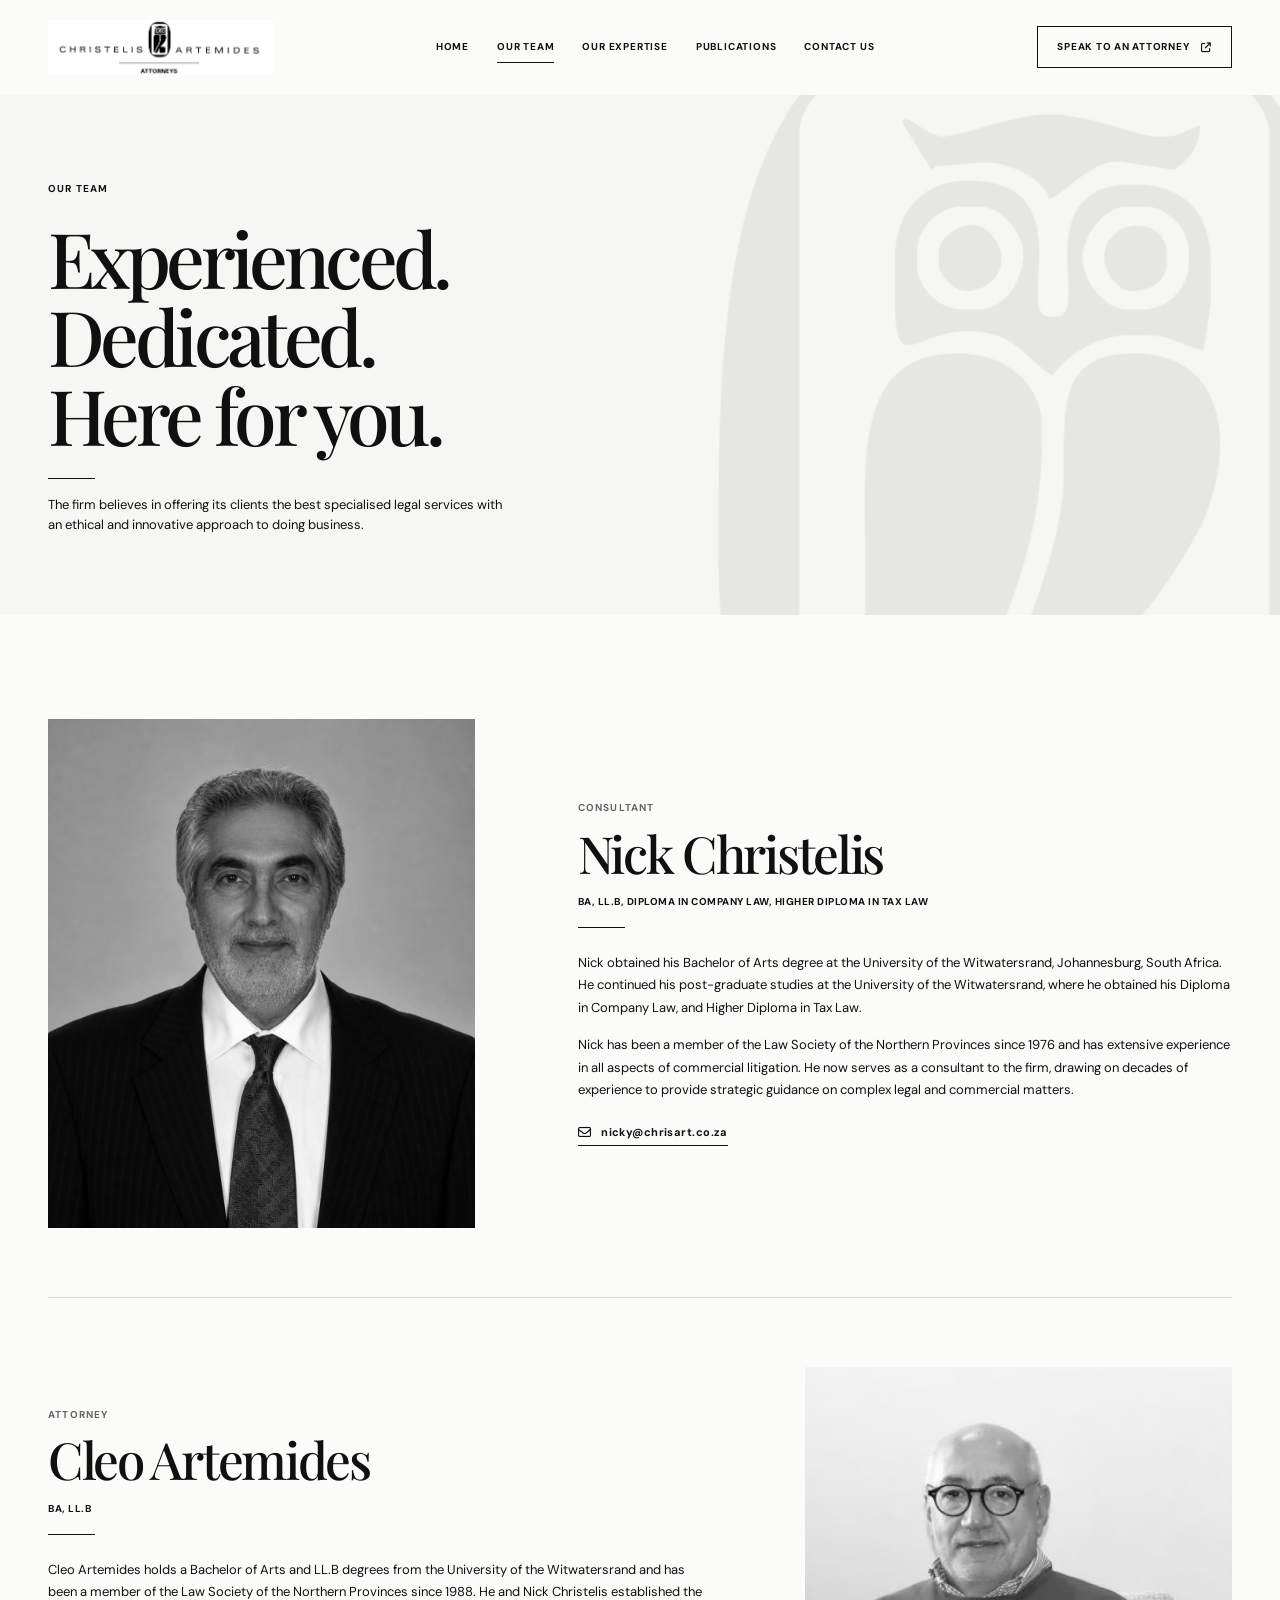
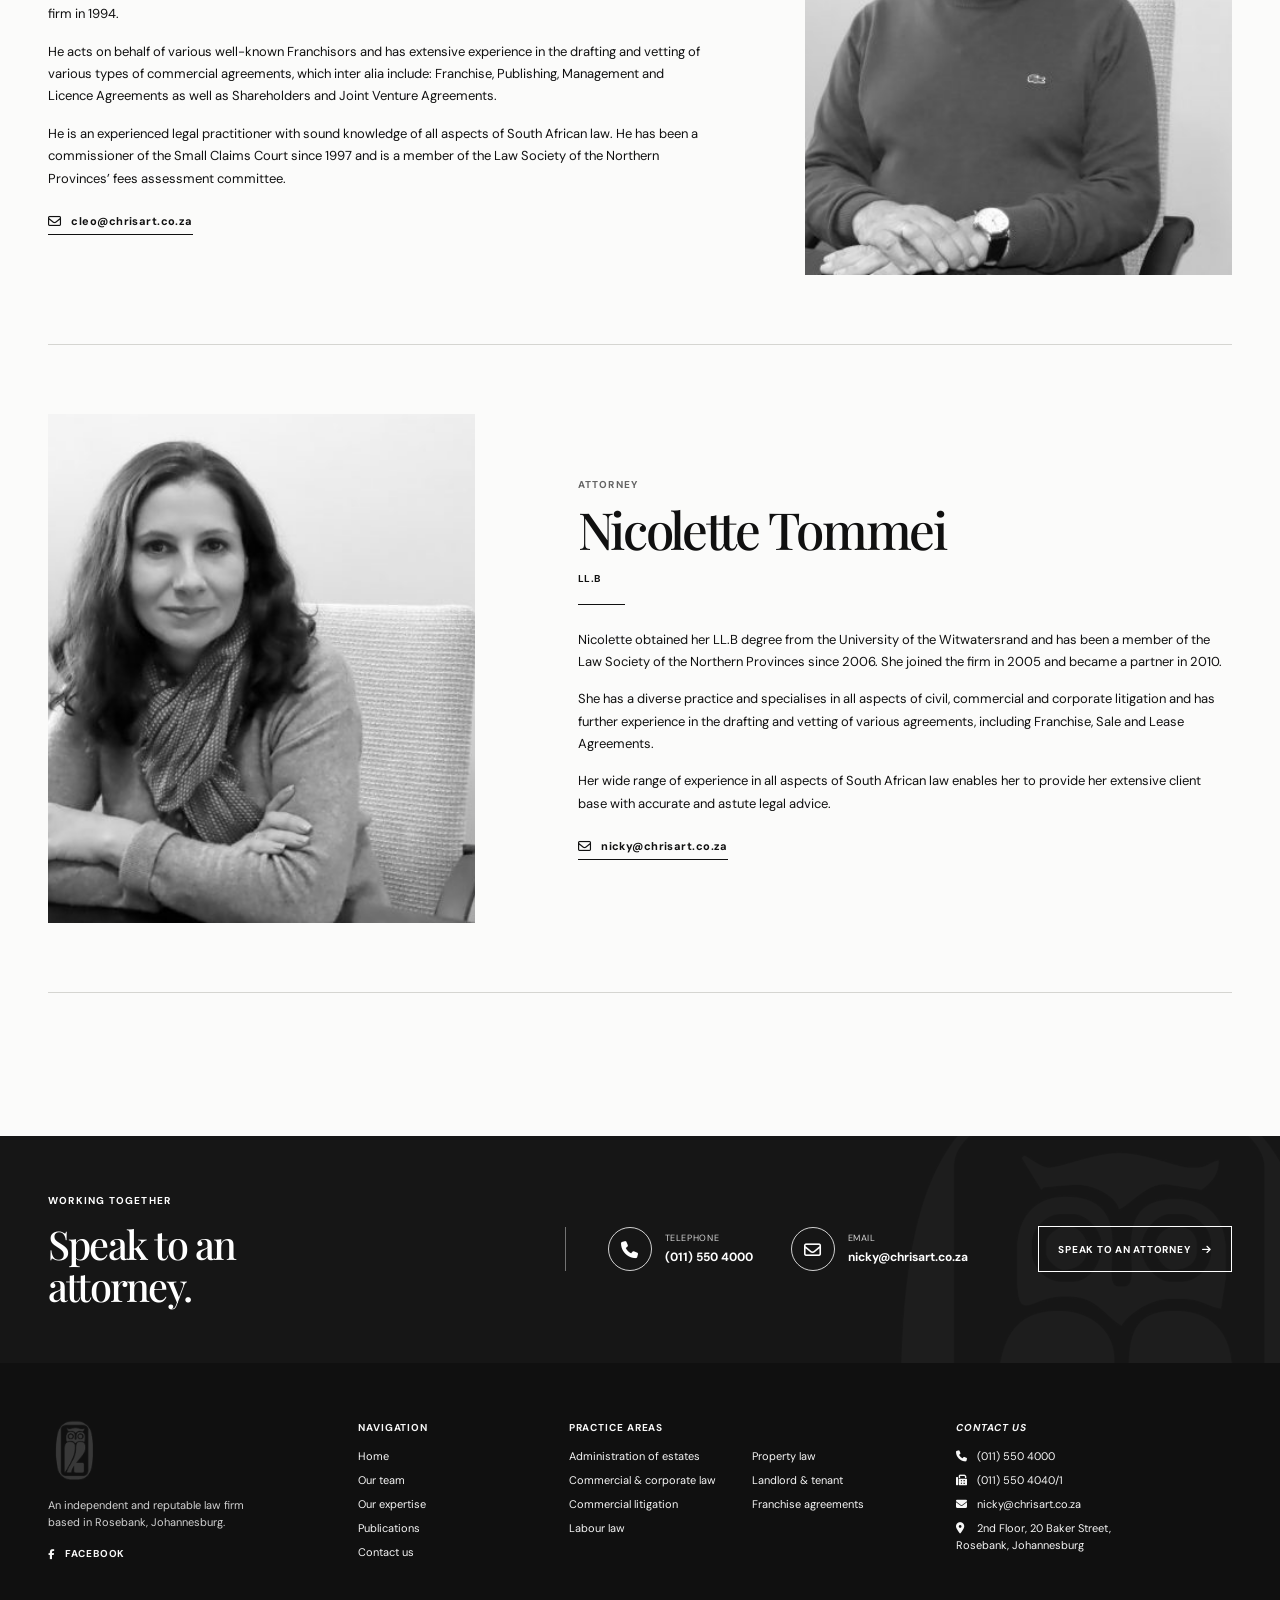
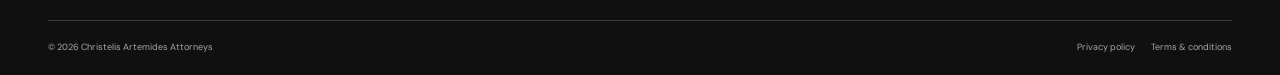
<file: our-team/index.html>
<!doctype html>
<html lang="en">
  <head>
    <meta charset="UTF-8" />
    <meta name="viewport" content="width=device-width, initial-scale=1.0" />
    <meta name="description" content="Meet the legal team at Christelis Artemides Attorneys in Rosebank, Johannesburg." />
    <title>Our Team | Christelis Artemides Attorneys</title>
    <link rel="preconnect" href="https://fonts.googleapis.com" />
    <link rel="preconnect" href="https://fonts.gstatic.com" crossorigin />
    <link href="https://fonts.googleapis.com/css2?family=DM+Sans:wght@400;500;600;700&family=Playfair+Display:ital,wght@0,500;0,600;0,700;1,500&display=swap" rel="stylesheet" />
    <link rel="stylesheet" href="https://cdnjs.cloudflare.com/ajax/libs/font-awesome/6.7.2/css/all.min.css" referrerpolicy="no-referrer" />
    <link rel="stylesheet" href="../styles.css" />
    <script src="../script.js" defer></script>
  </head>
  <body class="team-page">
    <a class="skip-link" href="#main-content">Skip to content</a>

    <header class="site-header" id="top">
      <div class="header-inner shell">
        <a class="brand" href="../" aria-label="Christelis Artemides Attorneys home"><span class="brand-logo" role="img" aria-label="Christelis Artemides Attorneys logo"></span></a>
        <nav class="desktop-nav" aria-label="Primary navigation">
          <a href="../">Home</a>
          <a class="active" href="./">Our team</a>
          <a href="../our-expertise/">Our expertise</a>
          <a href="../publications/">Publications</a>
          <a href="../contact-us/">Contact us</a>
        </nav>
        <a class="header-cta" href="../contact-us/">Speak to an attorney <i class="fa-solid fa-arrow-up-right-from-square" aria-hidden="true"></i></a>
        <button class="menu-toggle" type="button" aria-expanded="false" aria-controls="mobile-menu" aria-label="Open navigation menu"><span></span><span></span></button>
      </div>
    </header>

    <div class="mobile-menu" id="mobile-menu" aria-hidden="true">
      <nav aria-label="Mobile navigation">
        <a href="../">Home</a><a href="./">Our team</a><a href="../our-expertise/">Our expertise</a><a href="../publications/">Publications</a><a href="../contact-us/">Contact us</a>
      </nav>
      <a class="button button-light" href="../contact-us/">Speak to an attorney <i class="fa-solid fa-arrow-right" aria-hidden="true"></i></a>
    </div>

    <main id="main-content">
      <section class="team-hero">
        <img class="team-hero-owl" src="../assets/images/owl-watermark.png" alt="" aria-hidden="true" />
        <div class="shell team-hero-inner">
          <p class="eyebrow">Our team</p>
          <div class="team-heading-lines" aria-label="A team of experienced legal practitioners">
            <span>Experienced.</span><span>Dedicated.</span><span><em>Here for you.</em></span>
          </div>
          <div class="team-hero-rule"></div>
          <p>The firm believes in offering its clients the best specialised legal services with an ethical and innovative approach to doing business.</p>
        </div>
      </section>

      <section class="team-directory shell" aria-label="Team profiles">
        <article class="attorney-row">
          <div class="attorney-portrait"><img src="../assets/images/nick-christelis-highres.png" alt="Nick Christelis" /></div>
          <div class="attorney-details reveal">
            <p class="eyebrow">Consultant</p><h1>Nick Christelis</h1><p class="qualification">BA, LL.B, Diploma in Company Law, Higher Diploma in Tax Law</p><div class="rule"></div>
            <p>Nick obtained his Bachelor of Arts degree at the University of the Witwatersrand, Johannesburg, South Africa. He continued his post-graduate studies at the University of the Witwatersrand, where he obtained his Diploma in Company Law, and Higher Diploma in Tax Law.</p>
            <p>Nick has been a member of the Law Society of the Northern Provinces since 1976 and has extensive experience in all aspects of commercial litigation. He now serves as a consultant to the firm, drawing on decades of experience to provide strategic guidance on complex legal and commercial matters.</p>
            <a class="email-link" href="mailto:nicky@chrisart.co.za"><i class="fa-regular fa-envelope" aria-hidden="true"></i> nicky@chrisart.co.za</a>
          </div>
        </article>

        <article class="attorney-row attorney-row-reverse">
          <div class="attorney-portrait"><img src="../assets/images/cleo-artemides.jpg" alt="Cleo Artemides" /></div>
          <div class="attorney-details reveal">
            <p class="eyebrow">Attorney</p><h1>Cleo Artemides</h1><p class="qualification">BA, LL.B</p><div class="rule"></div>
            <p>Cleo Artemides holds a Bachelor of Arts and LL.B degrees from the University of the Witwatersrand and has been a member of the Law Society of the Northern Provinces since 1988. He and Nick Christelis established the firm in 1994.</p>
            <p>He acts on behalf of various well-known Franchisors and has extensive experience in the drafting and vetting of various types of commercial agreements, which inter alia include: Franchise, Publishing, Management and Licence Agreements as well as Shareholders and Joint Venture Agreements.</p>
            <p>He is an experienced legal practitioner with sound knowledge of all aspects of South African law. He has been a commissioner of the Small Claims Court since 1997 and is a member of the Law Society of the Northern Provinces’ fees assessment committee.</p>
            <a class="email-link" href="mailto:cleo@chrisart.co.za"><i class="fa-regular fa-envelope" aria-hidden="true"></i> cleo@chrisart.co.za</a>
          </div>
        </article>

        <article class="attorney-row">
          <div class="attorney-portrait"><img src="../assets/images/nicolette-tommei.jpg" alt="Nicolette Tommei" /></div>
          <div class="attorney-details reveal">
            <p class="eyebrow">Attorney</p><h1>Nicolette Tommei</h1><p class="qualification">LL.B</p><div class="rule"></div>
            <p>Nicolette obtained her LL.B degree from the University of the Witwatersrand and has been a member of the Law Society of the Northern Provinces since 2006. She joined the firm in 2005 and became a partner in 2010.</p>
            <p>She has a diverse practice and specialises in all aspects of civil, commercial and corporate litigation and has further experience in the drafting and vetting of various agreements, including Franchise, Sale and Lease Agreements.</p>
            <p>Her wide range of experience in all aspects of South African law enables her to provide her extensive client base with accurate and astute legal advice.</p>
            <a class="email-link" href="mailto:nicky@chrisart.co.za"><i class="fa-regular fa-envelope" aria-hidden="true"></i> nicky@chrisart.co.za</a>
          </div>
        </article>
      </section>

      <section class="contact-cta team-contact-cta">
        <img class="contact-owl" src="../assets/images/owl-watermark.png" alt="" aria-hidden="true" />
        <div class="shell team-contact-inner reveal">
          <div><p class="eyebrow">Working together</p><h2>Speak to an<br /><em>attorney.</em></h2></div>
          <div class="team-contact-details"><a href="tel:+27115504000"><i class="fa-solid fa-phone" aria-hidden="true"></i><span>Telephone<strong>(011) 550 4000</strong></span></a><a href="mailto:nicky@chrisart.co.za"><i class="fa-regular fa-envelope" aria-hidden="true"></i><span>Email<strong>nicky@chrisart.co.za</strong></span></a></div>
          <a class="button button-light" href="https://chrisart.co.za/contact-us/">Speak to an attorney <i class="fa-solid fa-arrow-right" aria-hidden="true"></i></a>
        </div>
      </section>
    </main>

    <footer class="site-footer">
      <div class="footer-main shell">
        <div class="footer-brand"><div class="footer-owl" aria-hidden="true"></div><p>An independent and reputable law firm based in Rosebank, Johannesburg.</p><a href="https://www.facebook.com/christelisartemides/" aria-label="Christelis Artemides on Facebook"><i class="fa-brands fa-facebook-f" aria-hidden="true"></i> Facebook</a></div>
        <div><h2>Navigation</h2><ul><li><a href="../">Home</a></li><li><a href="./">Our team</a></li><li><a href="../our-expertise/">Our expertise</a></li><li><a href="../publications/">Publications</a></li><li><a href="https://chrisart.co.za/contact-us/">Contact us</a></li></ul></div>
        <div><h2>Practice areas</h2><ul class="two-column"><li><a href="../our-expertise/#administration-of-estates">Administration of estates</a></li><li><a href="../our-expertise/#commercial-and-corporate-law">Commercial &amp; corporate law</a></li><li><a href="../our-expertise/#commercial-litigation">Commercial litigation</a></li><li><a href="../our-expertise/#labour-law">Labour law</a></li><li><a href="../our-expertise/#property-law">Property law</a></li><li><a href="../our-expertise/#landlord-and-tenant">Landlord &amp; tenant</a></li><li><a href="../our-expertise/#franchise-agreements">Franchise agreements</a></li></ul></div>
        <address><h2>Contact us</h2><a href="tel:+27115504000"><i class="fa-solid fa-phone" aria-hidden="true"></i> (011) 550 4000</a><span><i class="fa-solid fa-fax" aria-hidden="true"></i> (011) 550 4040/1</span><a href="mailto:nicky@chrisart.co.za"><i class="fa-solid fa-envelope" aria-hidden="true"></i> nicky@chrisart.co.za</a><a href="https://www.google.co.za/maps/place/20+Baker+St,+Rosebank,+Johannesburg,+2196/@-26.147911,28.0395063,17z/data=!3m1!4b1!4m5!3m4!1s0x1e950c8cd4042e7d:0xd41226a99b47618f!8m2!3d-26.147911!4d28.041695?hl=en"><i class="fa-solid fa-location-dot" aria-hidden="true"></i> 2nd Floor, 20 Baker Street,<br />Rosebank, Johannesburg</a></address>
      </div>
      <div class="footer-bottom shell"><span>© <span id="current-year"></span> Christelis Artemides Attorneys</span><span><a href="https://chrisart.co.za/">Privacy policy</a><a href="https://chrisart.co.za/">Terms &amp; conditions</a></span></div>
    </footer>
  </body>
</html>
</file>
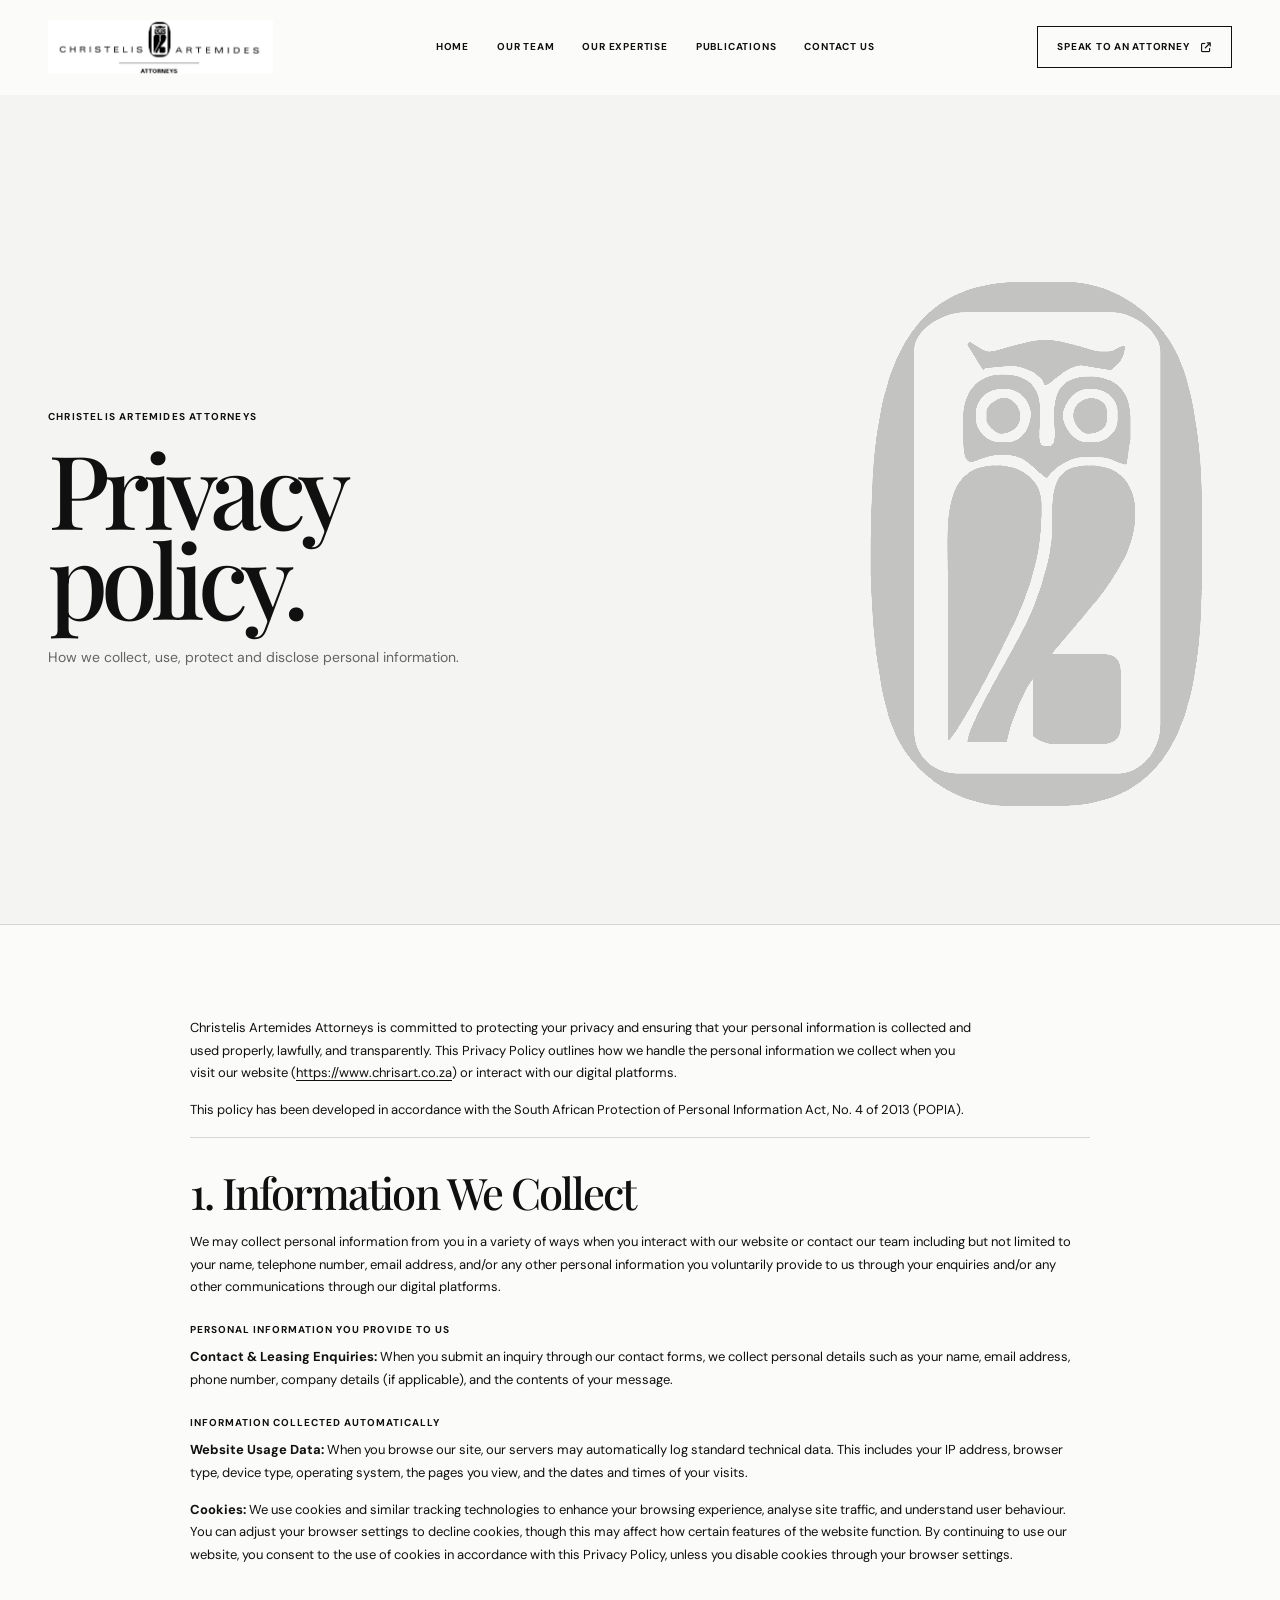
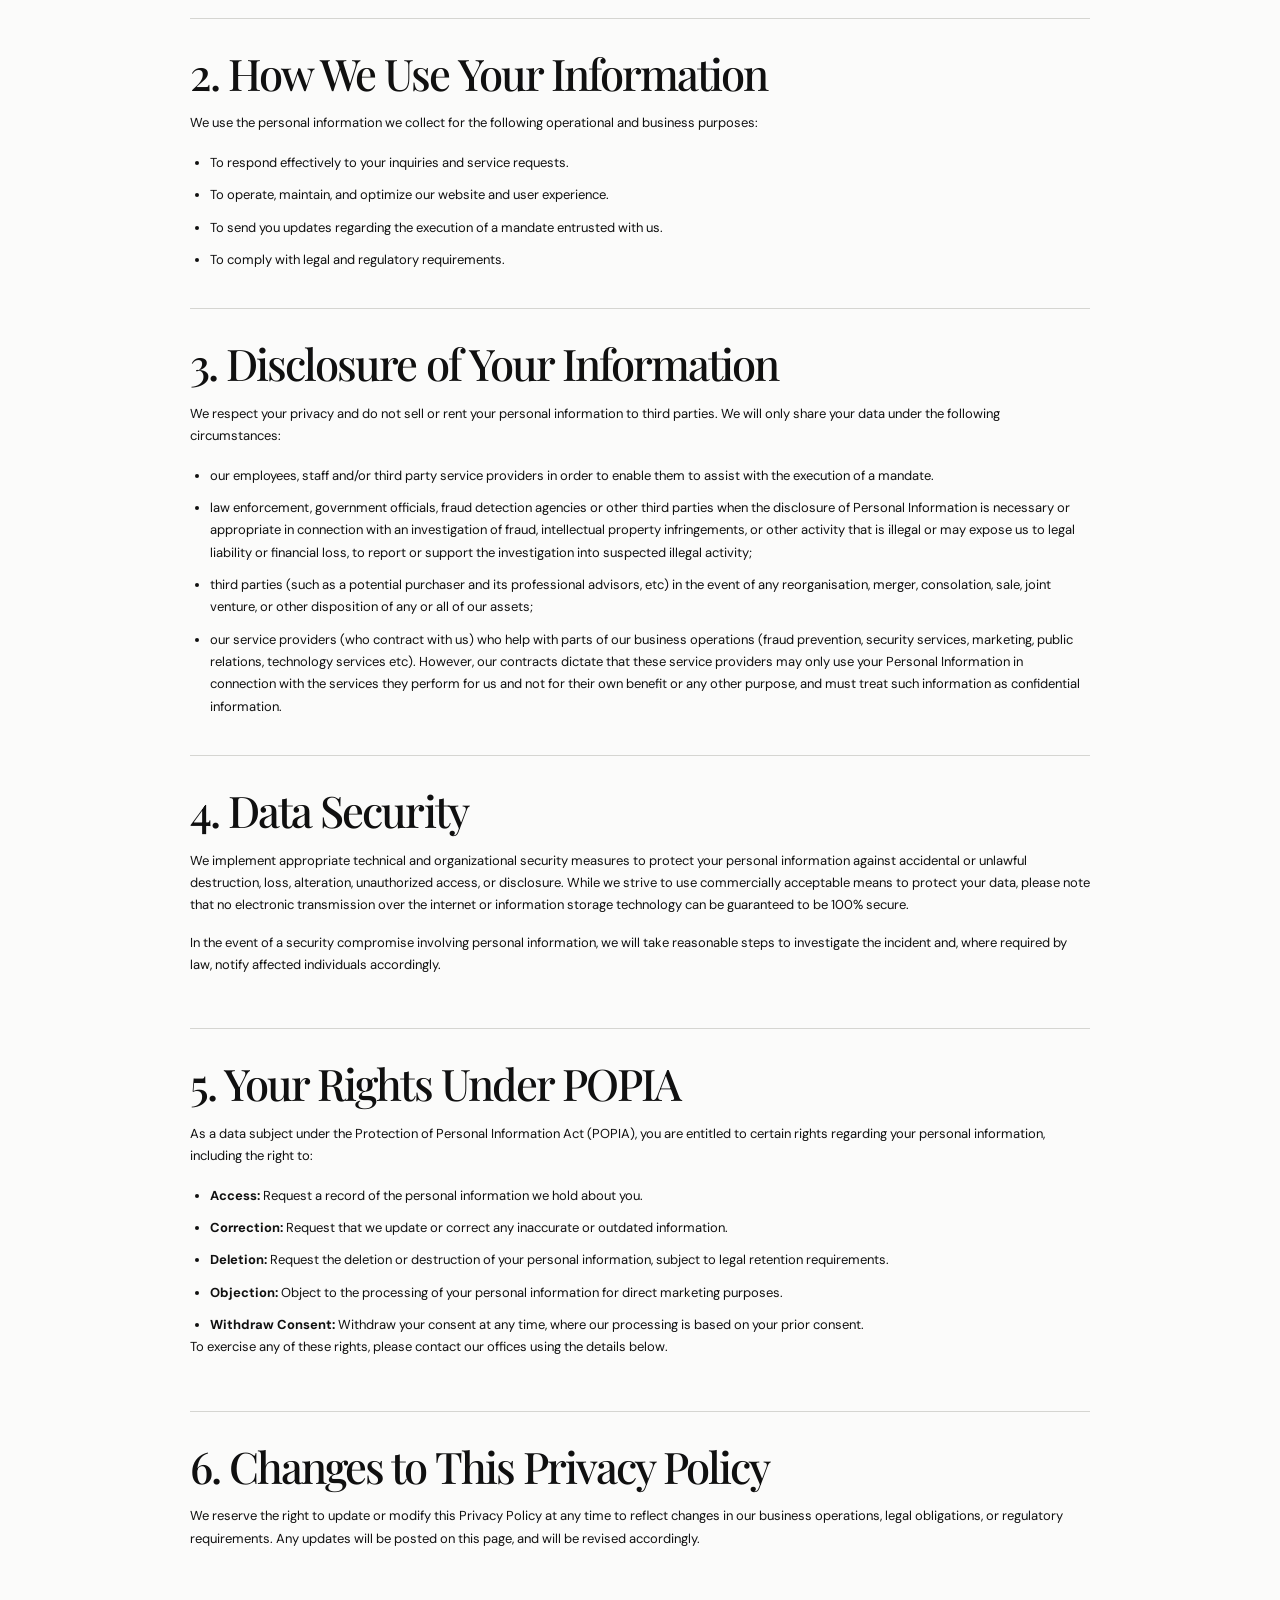
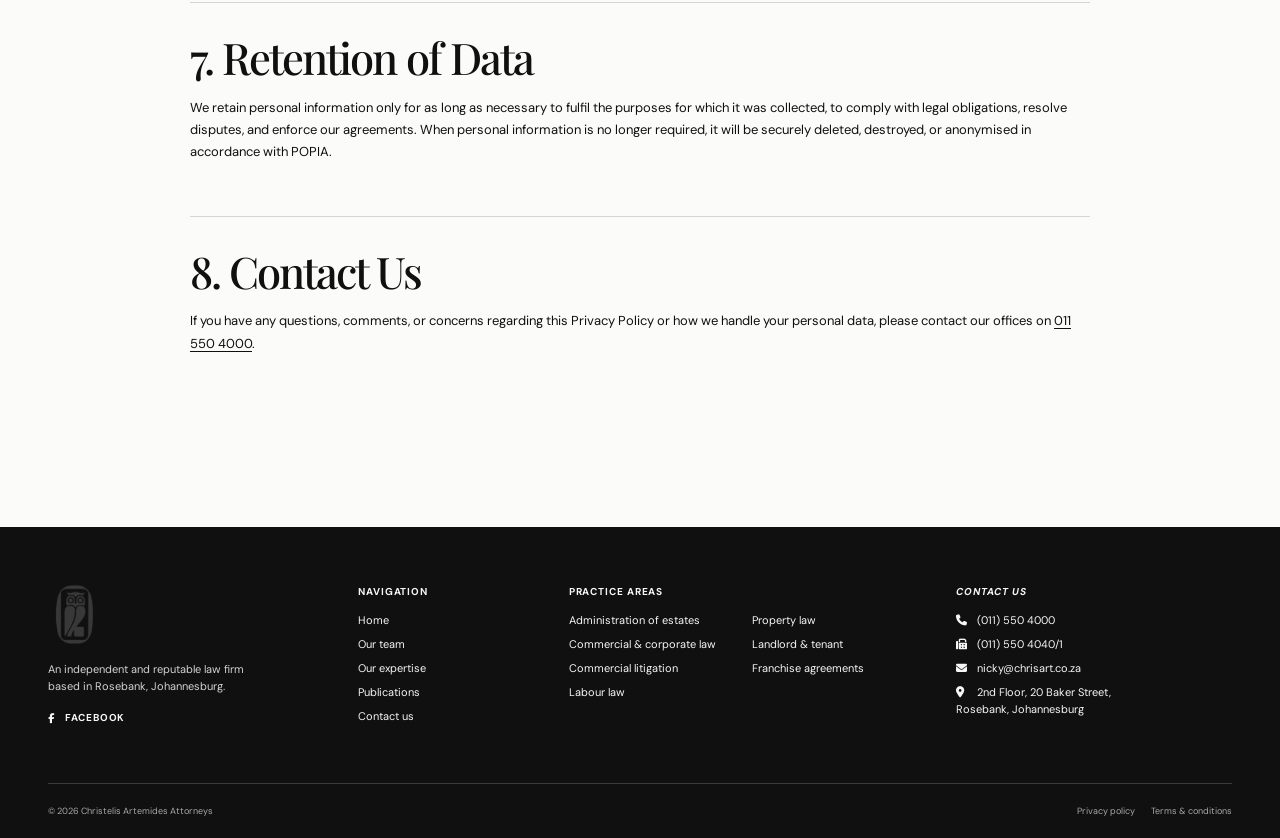
<file: privacy-policy/index.html>
<!doctype html>
<html lang="en">
  <head>
    <meta charset="UTF-8" />
    <meta name="viewport" content="width=device-width, initial-scale=1.0" />
    <meta name="description" content="Privacy Policy for Christelis Artemides Attorneys." />
    <title>Privacy Policy | Christelis Artemides Attorneys</title>
    <link rel="preconnect" href="https://fonts.googleapis.com" />
    <link rel="preconnect" href="https://fonts.gstatic.com" crossorigin />
    <link href="https://fonts.googleapis.com/css2?family=DM+Sans:wght@400;500;600;700&family=Playfair+Display:ital,wght@0,500;0,600;0,700;1,500&display=swap" rel="stylesheet" />
    <link rel="stylesheet" href="https://cdnjs.cloudflare.com/ajax/libs/font-awesome/6.7.2/css/all.min.css" referrerpolicy="no-referrer" />
    <link rel="stylesheet" href="../styles.css" />
    <script src="../script.js" defer></script>
  </head>
  <body class="privacy-policy-page">
    <a class="skip-link" href="#main-content">Skip to content</a>
    <header class="site-header" id="top"><div class="header-inner shell"><a class="brand" href="../" aria-label="Christelis Artemides Attorneys home"><span class="brand-logo" role="img" aria-label="Christelis Artemides Attorneys logo"></span></a><nav class="desktop-nav" aria-label="Primary navigation"><a href="../">Home</a><a href="../our-team/">Our team</a><a href="../our-expertise/">Our expertise</a><a href="../publications/">Publications</a><a href="../contact-us/">Contact us</a></nav><a class="header-cta" href="../contact-us/">Speak to an attorney <i class="fa-solid fa-arrow-up-right-from-square" aria-hidden="true"></i></a><button class="menu-toggle" type="button" aria-expanded="false" aria-controls="mobile-menu" aria-label="Open navigation menu"><span></span><span></span></button></div></header>
    <div class="mobile-menu" id="mobile-menu" aria-hidden="true"><nav aria-label="Mobile navigation"><a href="../">Home</a><a href="../our-team/">Our team</a><a href="../our-expertise/">Our expertise</a><a href="../publications/">Publications</a><a href="../contact-us/">Contact us</a></nav><a class="button button-light" href="../contact-us/">Speak to an attorney <i class="fa-solid fa-arrow-right" aria-hidden="true"></i></a></div>
    <main id="main-content">
      <section class="privacy-policy-hero"><div class="shell privacy-policy-hero-inner"><div><p class="eyebrow">Christelis Artemides Attorneys</p><h1>Privacy<br /><em>policy.</em></h1><p>How we collect, use, protect and disclose personal information.</p></div><img class="privacy-policy-hero-owl" src="../assets/images/owl-watermark.png" alt="" aria-hidden="true" /></div></section>
      <article class="privacy-policy-content shell">
        <p>Christelis Artemides Attorneys is committed to protecting your privacy and ensuring that your personal information is collected and used properly, lawfully, and transparently. This Privacy Policy outlines how we handle the personal information we collect when you visit our website (<a href="https://www.chrisart.co.za">https://www.chrisart.co.za</a>) or interact with our digital platforms.</p>
        <p>This policy has been developed in accordance with the South African Protection of Personal Information Act, No. 4 of 2013 (POPIA).</p>

        <section aria-labelledby="information-we-collect"><h2 id="information-we-collect">1. Information We Collect</h2><p>We may collect personal information from you in a variety of ways when you interact with our website or contact our team including but not limited to your name, telephone number, email address, and/or any other personal information you voluntarily provide to us through your enquiries and/or any other communications through our digital platforms.</p><h3>Personal Information You Provide to Us</h3><p><strong>Contact &amp; Leasing Enquiries:</strong> When you submit an inquiry through our contact forms, we collect personal details such as your name, email address, phone number, company details (if applicable), and the contents of your message.</p><h3>Information Collected Automatically</h3><p><strong>Website Usage Data:</strong> When you browse our site, our servers may automatically log standard technical data. This includes your IP address, browser type, device type, operating system, the pages you view, and the dates and times of your visits.</p><p><strong>Cookies:</strong> We use cookies and similar tracking technologies to enhance your browsing experience, analyse site traffic, and understand user behaviour. You can adjust your browser settings to decline cookies, though this may affect how certain features of the website function. By continuing to use our website, you consent to the use of cookies in accordance with this Privacy Policy, unless you disable cookies through your browser settings.</p></section>

        <section aria-labelledby="how-we-use-information"><h2 id="how-we-use-information">2. How We Use Your Information</h2><p>We use the personal information we collect for the following operational and business purposes:</p><ul><li>To respond effectively to your inquiries and service requests.</li><li>To operate, maintain, and optimize our website and user experience.</li><li>To send you updates regarding the execution of a mandate entrusted with us.</li><li>To comply with legal and regulatory requirements.</li></ul></section>

        <section aria-labelledby="disclosure"><h2 id="disclosure">3. Disclosure of Your Information</h2><p>We respect your privacy and do not sell or rent your personal information to third parties. We will only share your data under the following circumstances:</p><ul><li>our employees, staff and/or third party service providers in order to enable them to assist with the execution of a mandate.</li><li>law enforcement, government officials, fraud detection agencies or other third parties when the disclosure of Personal Information is necessary or appropriate in connection with an investigation of fraud, intellectual property infringements, or other activity that is illegal or may expose us to legal liability or financial loss, to report or support the investigation into suspected illegal activity;</li><li>third parties (such as a potential purchaser and its professional advisors, etc) in the event of any reorganisation, merger, consolation, sale, joint venture, or other disposition of any or all of our assets;</li><li>our service providers (who contract with us) who help with parts of our business operations (fraud prevention, security services, marketing, public relations, technology services etc). However, our contracts dictate that these service providers may only use your Personal Information in connection with the services they perform for us and not for their own benefit or any other purpose, and must treat such information as confidential information.</li></ul></section>

        <section aria-labelledby="data-security"><h2 id="data-security">4. Data Security</h2><p>We implement appropriate technical and organizational security measures to protect your personal information against accidental or unlawful destruction, loss, alteration, unauthorized access, or disclosure. While we strive to use commercially acceptable means to protect your data, please note that no electronic transmission over the internet or information storage technology can be guaranteed to be 100% secure.</p><p>In the event of a security compromise involving personal information, we will take reasonable steps to investigate the incident and, where required by law, notify affected individuals accordingly.</p></section>

        <section aria-labelledby="your-rights"><h2 id="your-rights">5. Your Rights Under POPIA</h2><p>As a data subject under the Protection of Personal Information Act (POPIA), you are entitled to certain rights regarding your personal information, including the right to:</p><ul><li><strong>Access:</strong> Request a record of the personal information we hold about you.</li><li><strong>Correction:</strong> Request that we update or correct any inaccurate or outdated information.</li><li><strong>Deletion:</strong> Request the deletion or destruction of your personal information, subject to legal retention requirements.</li><li><strong>Objection:</strong> Object to the processing of your personal information for direct marketing purposes.</li><li><strong>Withdraw Consent:</strong> Withdraw your consent at any time, where our processing is based on your prior consent.</li></ul><p>To exercise any of these rights, please contact our offices using the details below.</p></section>

        <section aria-labelledby="changes"><h2 id="changes">6. Changes to This Privacy Policy</h2><p>We reserve the right to update or modify this Privacy Policy at any time to reflect changes in our business operations, legal obligations, or regulatory requirements. Any updates will be posted on this page, and will be revised accordingly.</p></section>

        <section aria-labelledby="retention"><h2 id="retention">7. Retention of Data</h2><p>We retain personal information only for as long as necessary to fulfil the purposes for which it was collected, to comply with legal obligations, resolve disputes, and enforce our agreements. When personal information is no longer required, it will be securely deleted, destroyed, or anonymised in accordance with POPIA.</p></section>

        <section aria-labelledby="contact"><h2 id="contact">8. Contact Us</h2><p>If you have any questions, comments, or concerns regarding this Privacy Policy or how we handle your personal data, please contact our offices on <a href="tel:+27115504000">011 550 4000</a>.</p></section>
      </article>
    </main>
    <footer class="site-footer"><div class="footer-main shell"><div class="footer-brand"><div class="footer-owl" aria-hidden="true"></div><p>An independent and reputable law firm based in Rosebank, Johannesburg.</p><a href="https://www.facebook.com/christelisartemides/" aria-label="Christelis Artemides on Facebook"><i class="fa-brands fa-facebook-f" aria-hidden="true"></i> Facebook</a></div><div><h2>Navigation</h2><ul><li><a href="../">Home</a></li><li><a href="../our-team/">Our team</a></li><li><a href="../our-expertise/">Our expertise</a></li><li><a href="../publications/">Publications</a></li><li><a href="../contact-us/">Contact us</a></li></ul></div><div><h2>Practice areas</h2><ul class="two-column"><li><a href="../our-expertise/#administration-of-estates">Administration of estates</a></li><li><a href="../our-expertise/#commercial-and-corporate-law">Commercial &amp; corporate law</a></li><li><a href="../our-expertise/#commercial-litigation">Commercial litigation</a></li><li><a href="../our-expertise/#labour-law">Labour law</a></li><li><a href="../our-expertise/#property-law">Property law</a></li><li><a href="../our-expertise/#landlord-and-tenant">Landlord &amp; tenant</a></li><li><a href="../our-expertise/#franchise-agreements">Franchise agreements</a></li></ul></div><address><h2>Contact us</h2><a href="tel:+27115504000"><i class="fa-solid fa-phone" aria-hidden="true"></i> (011) 550 4000</a><span><i class="fa-solid fa-fax" aria-hidden="true"></i> (011) 550 4040/1</span><a href="mailto:nicky@chrisart.co.za"><i class="fa-solid fa-envelope" aria-hidden="true"></i> nicky@chrisart.co.za</a><a href="https://www.google.co.za/maps/place/20+Baker+St,+Rosebank,+Johannesburg,+2196/@-26.147911,28.0395063,17z/data=!3m1!4b1!4m5!3m4!1s0x1e950c8cd4042e7d:0xd41226a99b47618f!8m2!3d-26.147911!4d28.041695?hl=en"><i class="fa-solid fa-location-dot" aria-hidden="true"></i> 2nd Floor, 20 Baker Street,<br />Rosebank, Johannesburg</a></address></div><div class="footer-bottom shell"><span>© <span id="current-year"></span> Christelis Artemides Attorneys</span><span><a href="./">Privacy policy</a><a href="https://chrisart.co.za/">Terms &amp; conditions</a></span></div></footer>
  </body>
</html>
</file>
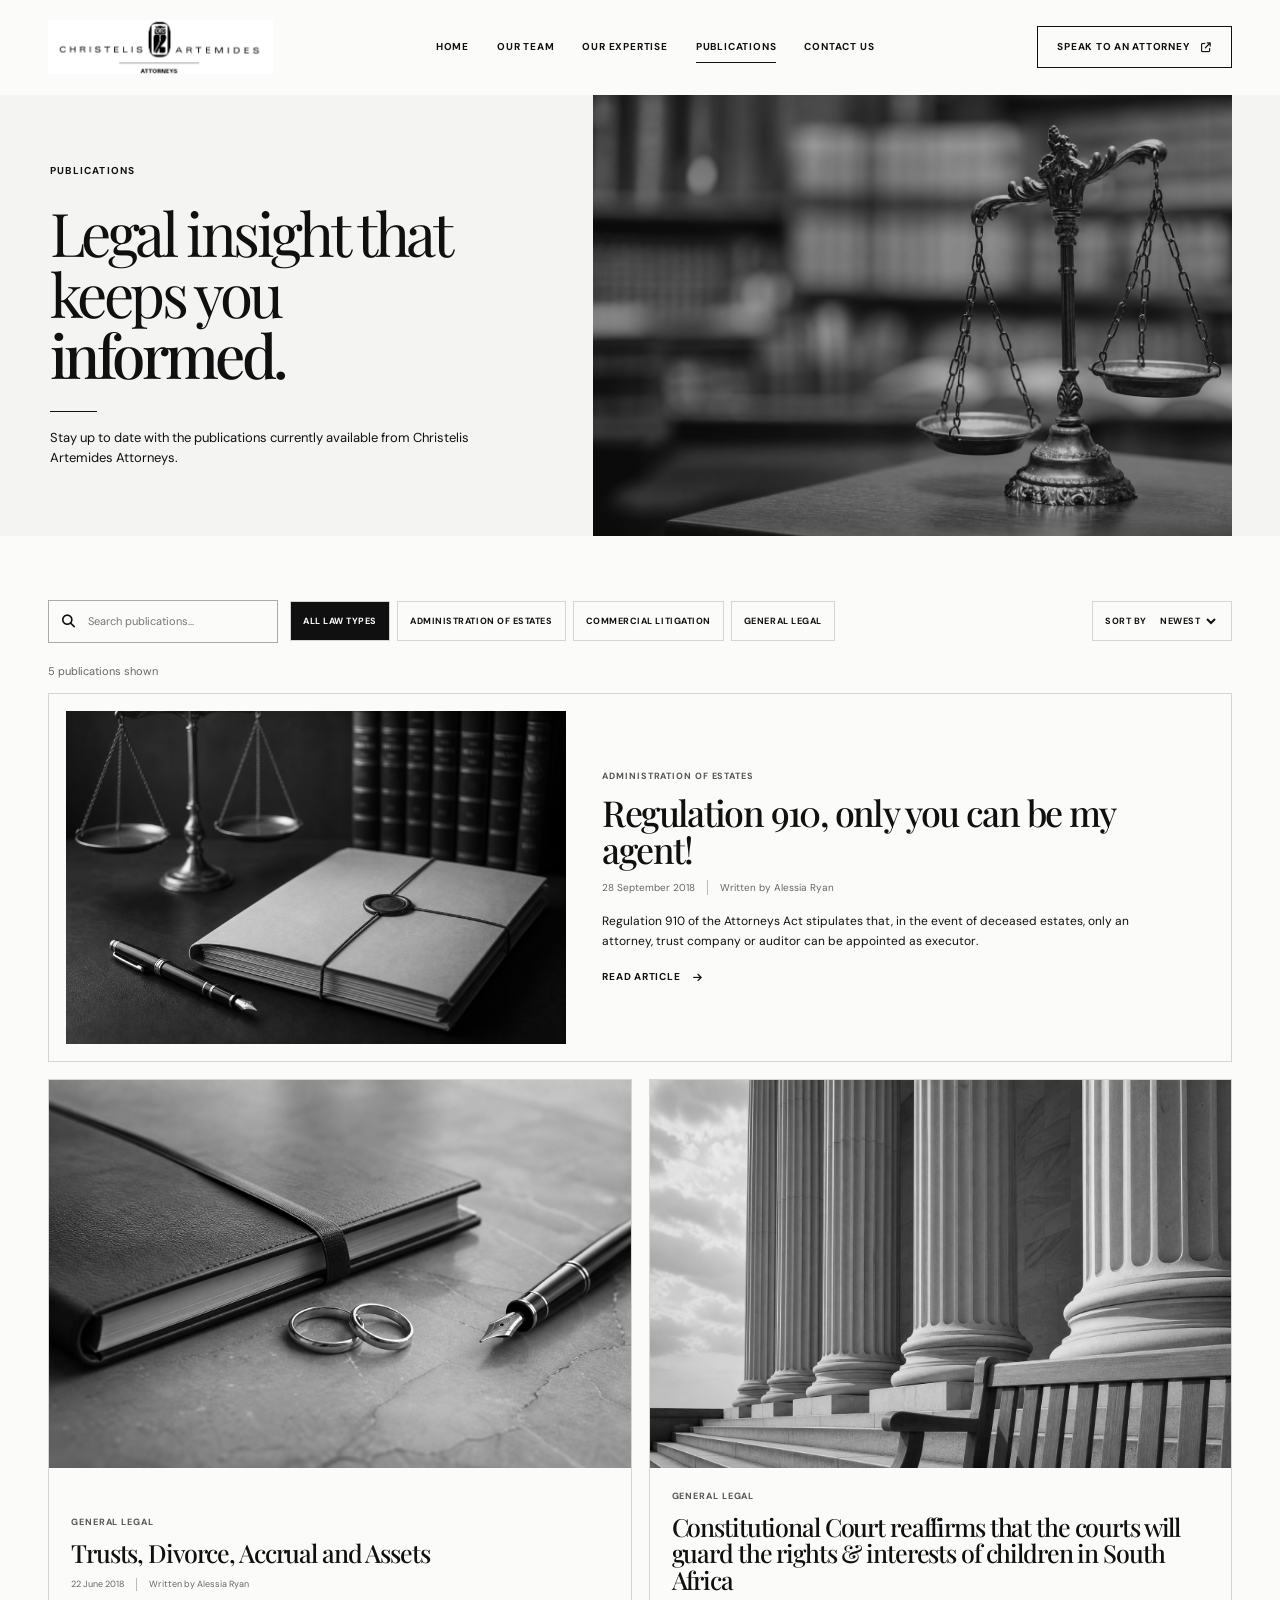
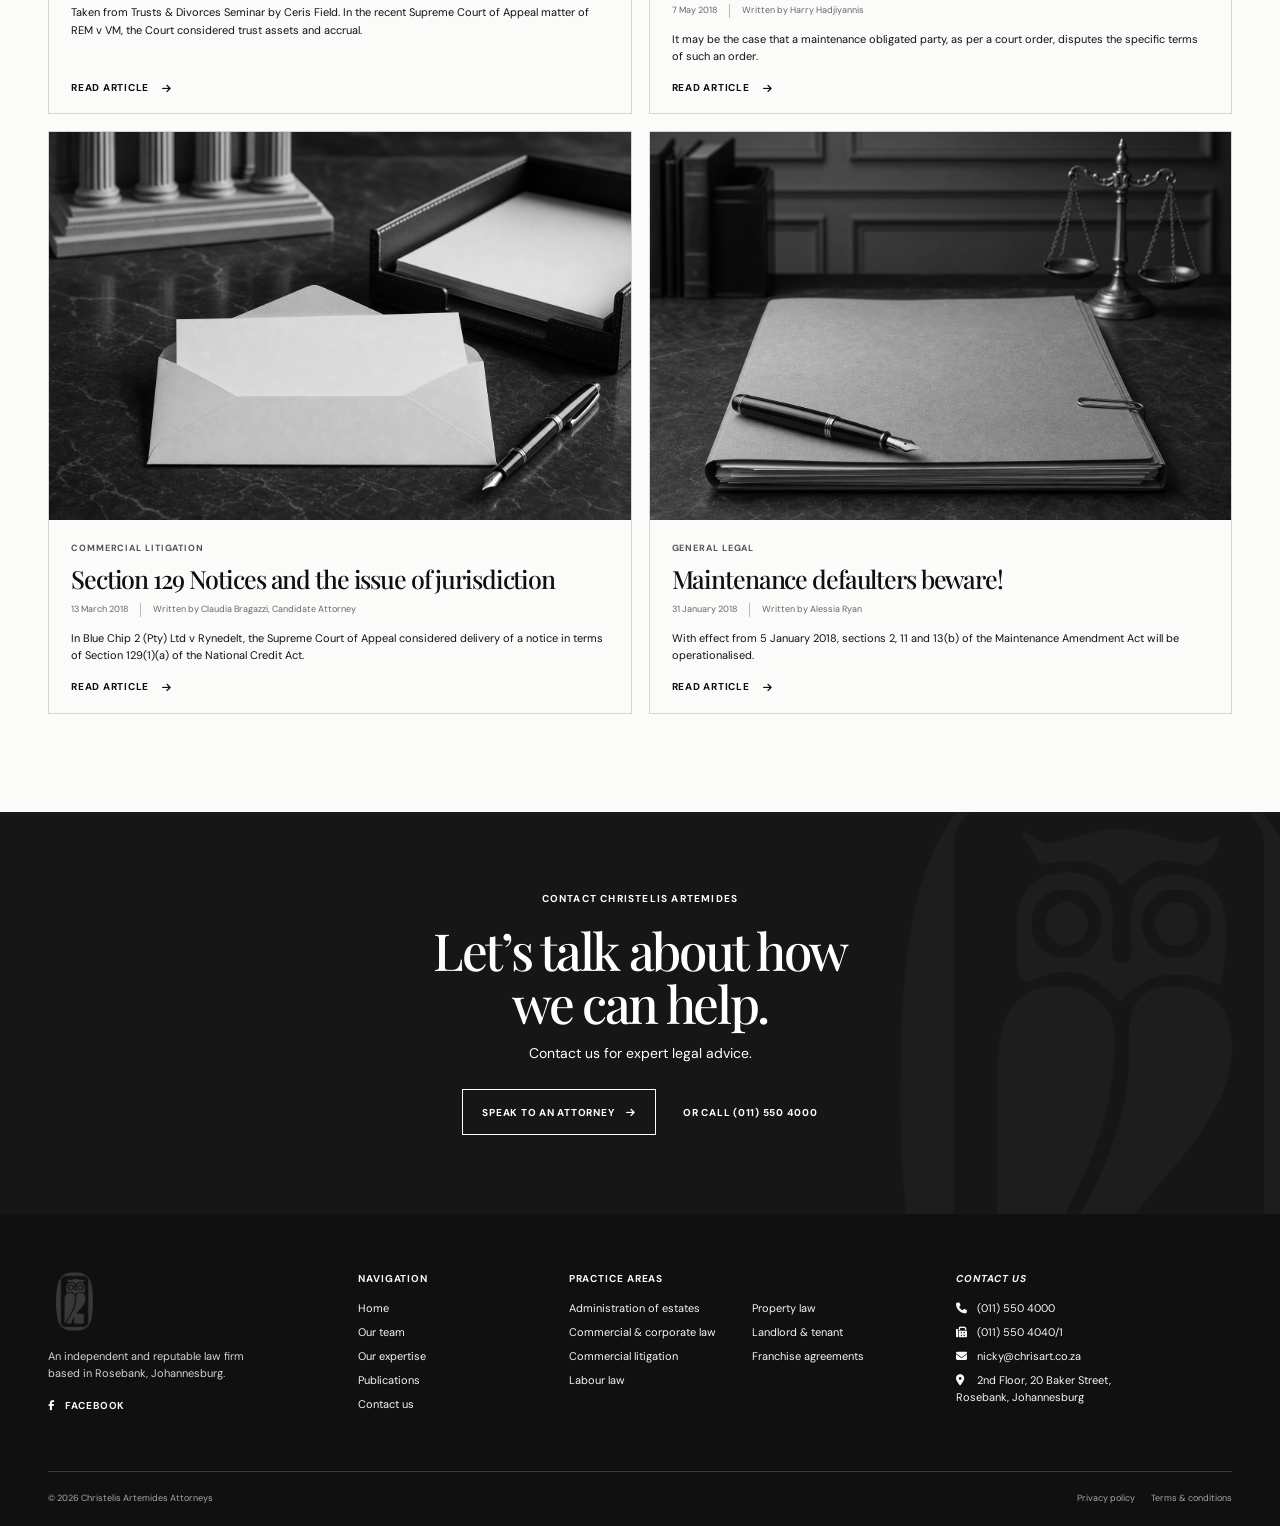
<file: publications/index.html>
<!doctype html>
<html lang="en">
  <head>
    <meta charset="UTF-8" />
    <meta name="viewport" content="width=device-width, initial-scale=1.0" />
    <meta name="description" content="Legal publications from Christelis Artemides Attorneys." />
    <title>Publications | Christelis Artemides Attorneys</title>
    <link rel="preconnect" href="https://fonts.googleapis.com" />
    <link rel="preconnect" href="https://fonts.gstatic.com" crossorigin />
    <link href="https://fonts.googleapis.com/css2?family=DM+Sans:wght@400;500;600;700&family=Playfair+Display:ital,wght@0,500;0,600;0,700;1,500&display=swap" rel="stylesheet" />
    <link rel="stylesheet" href="https://cdnjs.cloudflare.com/ajax/libs/font-awesome/6.7.2/css/all.min.css" referrerpolicy="no-referrer" />
    <link rel="stylesheet" href="../styles.css" />
    <script src="../script.js" defer></script>
  </head>
  <body class="publications-page">
    <a class="skip-link" href="#main-content">Skip to content</a>
    <header class="site-header" id="top"><div class="header-inner shell"><a class="brand" href="../" aria-label="Christelis Artemides Attorneys home"><span class="brand-logo" role="img" aria-label="Christelis Artemides Attorneys logo"></span></a><nav class="desktop-nav" aria-label="Primary navigation"><a href="../">Home</a><a href="../our-team/">Our team</a><a href="../our-expertise/">Our expertise</a><a class="active" href="./">Publications</a><a href="../contact-us/">Contact us</a></nav><a class="header-cta" href="../contact-us/">Speak to an attorney <i class="fa-solid fa-arrow-up-right-from-square" aria-hidden="true"></i></a><button class="menu-toggle" type="button" aria-expanded="false" aria-controls="mobile-menu" aria-label="Open navigation menu"><span></span><span></span></button></div></header>
    <div class="mobile-menu" id="mobile-menu" aria-hidden="true"><nav aria-label="Mobile navigation"><a href="../">Home</a><a href="../our-team/">Our team</a><a href="../our-expertise/">Our expertise</a><a href="./">Publications</a><a href="../contact-us/">Contact us</a></nav><a class="button button-light" href="../contact-us/">Speak to an attorney <i class="fa-solid fa-arrow-right" aria-hidden="true"></i></a></div>
    <main id="main-content">
      <section class="publications-hero"><div class="shell publications-hero-grid"><div class="publications-hero-copy"><p class="eyebrow">Publications</p><div class="expertise-heading-lines" aria-label="Legal insight that keeps you informed"><span>Legal insight that</span><span>keeps you</span><span><em>informed.</em></span></div><div class="team-hero-rule"></div><p>Stay up to date with the publications currently available from Christelis Artemides Attorneys.</p></div><div class="publications-hero-visual"><img src="../assets/images/publications-hero-highres.png" alt="Justice scales in a law library" /></div></div></section>

      <section class="publications-section shell" aria-labelledby="publications-heading">
        <h1 class="visually-hidden" id="publications-heading">Publications</h1>
        <div class="publication-controls" aria-label="Publication filters">
          <label class="publication-search"><i class="fa-solid fa-magnifying-glass" aria-hidden="true"></i><span class="visually-hidden">Search publications</span><input id="publication-search" type="search" placeholder="Search publications..." autocomplete="off" /></label>
          <div class="publication-law-filter" role="group" aria-label="Filter publications by type of law"><button type="button" class="filter-button active" data-publication-law-type="all" aria-pressed="true">All law types</button><button type="button" class="filter-button" data-publication-law-type="Administration of estates" aria-pressed="false">Administration of estates</button><button type="button" class="filter-button" data-publication-law-type="Commercial litigation" aria-pressed="false">Commercial litigation</button><button type="button" class="filter-button" data-publication-law-type="General legal" aria-pressed="false">General legal</button></div>
          <label class="publication-sort">Sort by <select id="publication-sort"><option value="newest">Newest</option><option value="oldest">Oldest</option></select></label>
        </div>
        <p class="publication-status" id="publication-status" aria-live="polite"></p>

        <article class="featured-publication reveal" data-featured-publication data-publication-card data-law-type="Administration of estates" data-date="2018-09-28" data-search="regulation 910 only you can be my agent alessia ryan attorneys act deceased estates executor administration of estates">
          <a class="featured-publication-image" href="https://chrisart.co.za/regulation-910-only-you-can-be-my-agent/"><img src="../assets/images/article-regulation-910.png" alt="Estate file, fountain pen and justice scales" /></a>
          <div class="featured-publication-copy"><p class="publication-category">Administration of estates</p><h2><a href="https://chrisart.co.za/regulation-910-only-you-can-be-my-agent/">Regulation 910, only you can be my agent!</a></h2><p class="publication-meta"><time datetime="2018-09-28">28 September 2018</time><span>Written by Alessia Ryan</span></p><p>Regulation 910 of the Attorneys Act stipulates that, in the event of deceased estates, only an attorney, trust company or auditor can be appointed as executor.</p><a class="text-link" href="https://chrisart.co.za/regulation-910-only-you-can-be-my-agent/">Read article <i class="fa-solid fa-arrow-right" aria-hidden="true"></i></a></div>
        </article>

        <div class="publication-grid" id="publication-grid">
          <article class="publication-item reveal" data-publication-card data-law-type="General legal" data-date="2018-06-22" data-search="trusts divorce accrual assets alessia ryan supreme court appeal seminar ceris field general legal"><a class="publication-image" href="https://chrisart.co.za/trusts-divorce-accrual-and-assets/"><img src="../assets/images/article-trusts-divorce.png" alt="Wedding rings beside a legal agreement" /></a><div class="publication-card-copy"><p class="publication-category">General legal</p><h2><a href="https://chrisart.co.za/trusts-divorce-accrual-and-assets/">Trusts, Divorce, Accrual and Assets</a></h2><p class="publication-meta"><time datetime="2018-06-22">22 June 2018</time><span>Written by Alessia Ryan</span></p><p>Taken from Trusts &amp; Divorces Seminar by Ceris Field. In the recent Supreme Court of Appeal matter of REM v VM, the Court considered trust assets and accrual.</p><a class="text-link" href="https://chrisart.co.za/trusts-divorce-accrual-and-assets/">Read article <i class="fa-solid fa-arrow-right" aria-hidden="true"></i></a></div></article>
          <article class="publication-item reveal" data-publication-card data-law-type="General legal" data-date="2018-05-07" data-search="constitutional court reaffirms courts guard rights interests children harry hadjiyannis maintenance general legal"><a class="publication-image" href="https://chrisart.co.za/constitutional-court-reaffirms-that-the-courts-will-guard-the-rights-interests-of-children-in-south-africa/"><img src="../assets/images/article-constitutional-court.png" alt="Courthouse columns and a bench" /></a><div class="publication-card-copy"><p class="publication-category">General legal</p><h2><a href="https://chrisart.co.za/constitutional-court-reaffirms-that-the-courts-will-guard-the-rights-interests-of-children-in-south-africa/">Constitutional Court reaffirms that the courts will guard the rights &amp; interests of children in South Africa</a></h2><p class="publication-meta"><time datetime="2018-05-07">7 May 2018</time><span>Written by Harry Hadjiyannis</span></p><p>It may be the case that a maintenance obligated party, as per a court order, disputes the specific terms of such an order.</p><a class="text-link" href="https://chrisart.co.za/constitutional-court-reaffirms-that-the-courts-will-guard-the-rights-interests-of-children-in-south-africa/">Read article <i class="fa-solid fa-arrow-right" aria-hidden="true"></i></a></div></article>
          <article class="publication-item reveal" data-publication-card data-law-type="Commercial litigation" data-date="2018-03-13" data-search="section 129 notices issue jurisdiction claudia bragazzi candidate attorney national credit act commercial litigation"><a class="publication-image" href="https://chrisart.co.za/section-129-notices-and-the-issue-of-jurisdiction/"><img src="../assets/images/article-section-129.png" alt="Formal legal notice in an envelope" /></a><div class="publication-card-copy"><p class="publication-category">Commercial litigation</p><h2><a href="https://chrisart.co.za/section-129-notices-and-the-issue-of-jurisdiction/">Section 129 Notices and the issue of jurisdiction</a></h2><p class="publication-meta"><time datetime="2018-03-13">13 March 2018</time><span>Written by Claudia Bragazzi, Candidate Attorney</span></p><p>In Blue Chip 2 (Pty) Ltd v Rynedelt, the Supreme Court of Appeal considered delivery of a notice in terms of Section 129(1)(a) of the National Credit Act.</p><a class="text-link" href="https://chrisart.co.za/section-129-notices-and-the-issue-of-jurisdiction/">Read article <i class="fa-solid fa-arrow-right" aria-hidden="true"></i></a></div></article>
          <article class="publication-item reveal" data-publication-card data-law-type="General legal" data-date="2018-01-31" data-search="maintenance defaulters beware alessia ryan maintenance amendment act general legal"><a class="publication-image" href="https://chrisart.co.za/maintenance-defaulters-beware/"><img src="../assets/images/article-maintenance-enforcement.png" alt="Court order folder with a fountain pen and justice scales" /></a><div class="publication-card-copy"><p class="publication-category">General legal</p><h2><a href="https://chrisart.co.za/maintenance-defaulters-beware/">Maintenance defaulters beware!</a></h2><p class="publication-meta"><time datetime="2018-01-31">31 January 2018</time><span>Written by Alessia Ryan</span></p><p>With effect from 5 January 2018, sections 2, 11 and 13(b) of the Maintenance Amendment Act will be operationalised.</p><a class="text-link" href="https://chrisart.co.za/maintenance-defaulters-beware/">Read article <i class="fa-solid fa-arrow-right" aria-hidden="true"></i></a></div></article>
        </div>
        <p class="publication-empty" id="publication-empty" hidden>No publications match your search.</p>
      </section>
      <section class="contact-cta"><img class="contact-owl" src="../assets/images/owl-watermark.png" alt="" aria-hidden="true" /><div class="shell contact-cta-inner reveal"><p class="eyebrow">Contact Christelis Artemides</p><h2>Let’s talk about how<br />we can help.</h2><p>Contact us for expert legal advice.</p><div class="contact-actions"><a class="button button-light" href="https://chrisart.co.za/contact-us/">Speak to an attorney <i class="fa-solid fa-arrow-right" aria-hidden="true"></i></a><a class="phone-link" href="tel:+27115504000">Or call (011) 550 4000</a></div></div></section>
    </main>
    <footer class="site-footer"><div class="footer-main shell"><div class="footer-brand"><div class="footer-owl" aria-hidden="true"></div><p>An independent and reputable law firm based in Rosebank, Johannesburg.</p><a href="https://www.facebook.com/christelisartemides/" aria-label="Christelis Artemides on Facebook"><i class="fa-brands fa-facebook-f" aria-hidden="true"></i> Facebook</a></div><div><h2>Navigation</h2><ul><li><a href="../">Home</a></li><li><a href="../our-team/">Our team</a></li><li><a href="../our-expertise/">Our expertise</a></li><li><a href="./">Publications</a></li><li><a href="https://chrisart.co.za/contact-us/">Contact us</a></li></ul></div><div><h2>Practice areas</h2><ul class="two-column"><li><a href="../our-expertise/#administration-of-estates">Administration of estates</a></li><li><a href="../our-expertise/#commercial-and-corporate-law">Commercial &amp; corporate law</a></li><li><a href="../our-expertise/#commercial-litigation">Commercial litigation</a></li><li><a href="../our-expertise/#labour-law">Labour law</a></li><li><a href="../our-expertise/#property-law">Property law</a></li><li><a href="../our-expertise/#landlord-and-tenant">Landlord &amp; tenant</a></li><li><a href="../our-expertise/#franchise-agreements">Franchise agreements</a></li></ul></div><address><h2>Contact us</h2><a href="tel:+27115504000"><i class="fa-solid fa-phone" aria-hidden="true"></i> (011) 550 4000</a><span><i class="fa-solid fa-fax" aria-hidden="true"></i> (011) 550 4040/1</span><a href="mailto:nicky@chrisart.co.za"><i class="fa-solid fa-envelope" aria-hidden="true"></i> nicky@chrisart.co.za</a><a href="https://www.google.co.za/maps/place/20+Baker+St,+Rosebank,+Johannesburg,+2196/@-26.147911,28.0395063,17z/data=!3m1!4b1!4m5!3m4!1s0x1e950c8cd4042e7d:0xd41226a99b47618f!8m2!3d-26.147911!4d28.041695?hl=en"><i class="fa-solid fa-location-dot" aria-hidden="true"></i> 2nd Floor, 20 Baker Street,<br />Rosebank, Johannesburg</a></address></div><div class="footer-bottom shell"><span>© <span id="current-year"></span> Christelis Artemides Attorneys</span><span><a href="https://chrisart.co.za/">Privacy policy</a><a href="https://chrisart.co.za/">Terms &amp; conditions</a></span></div></footer>
  </body>
</html>
</file>
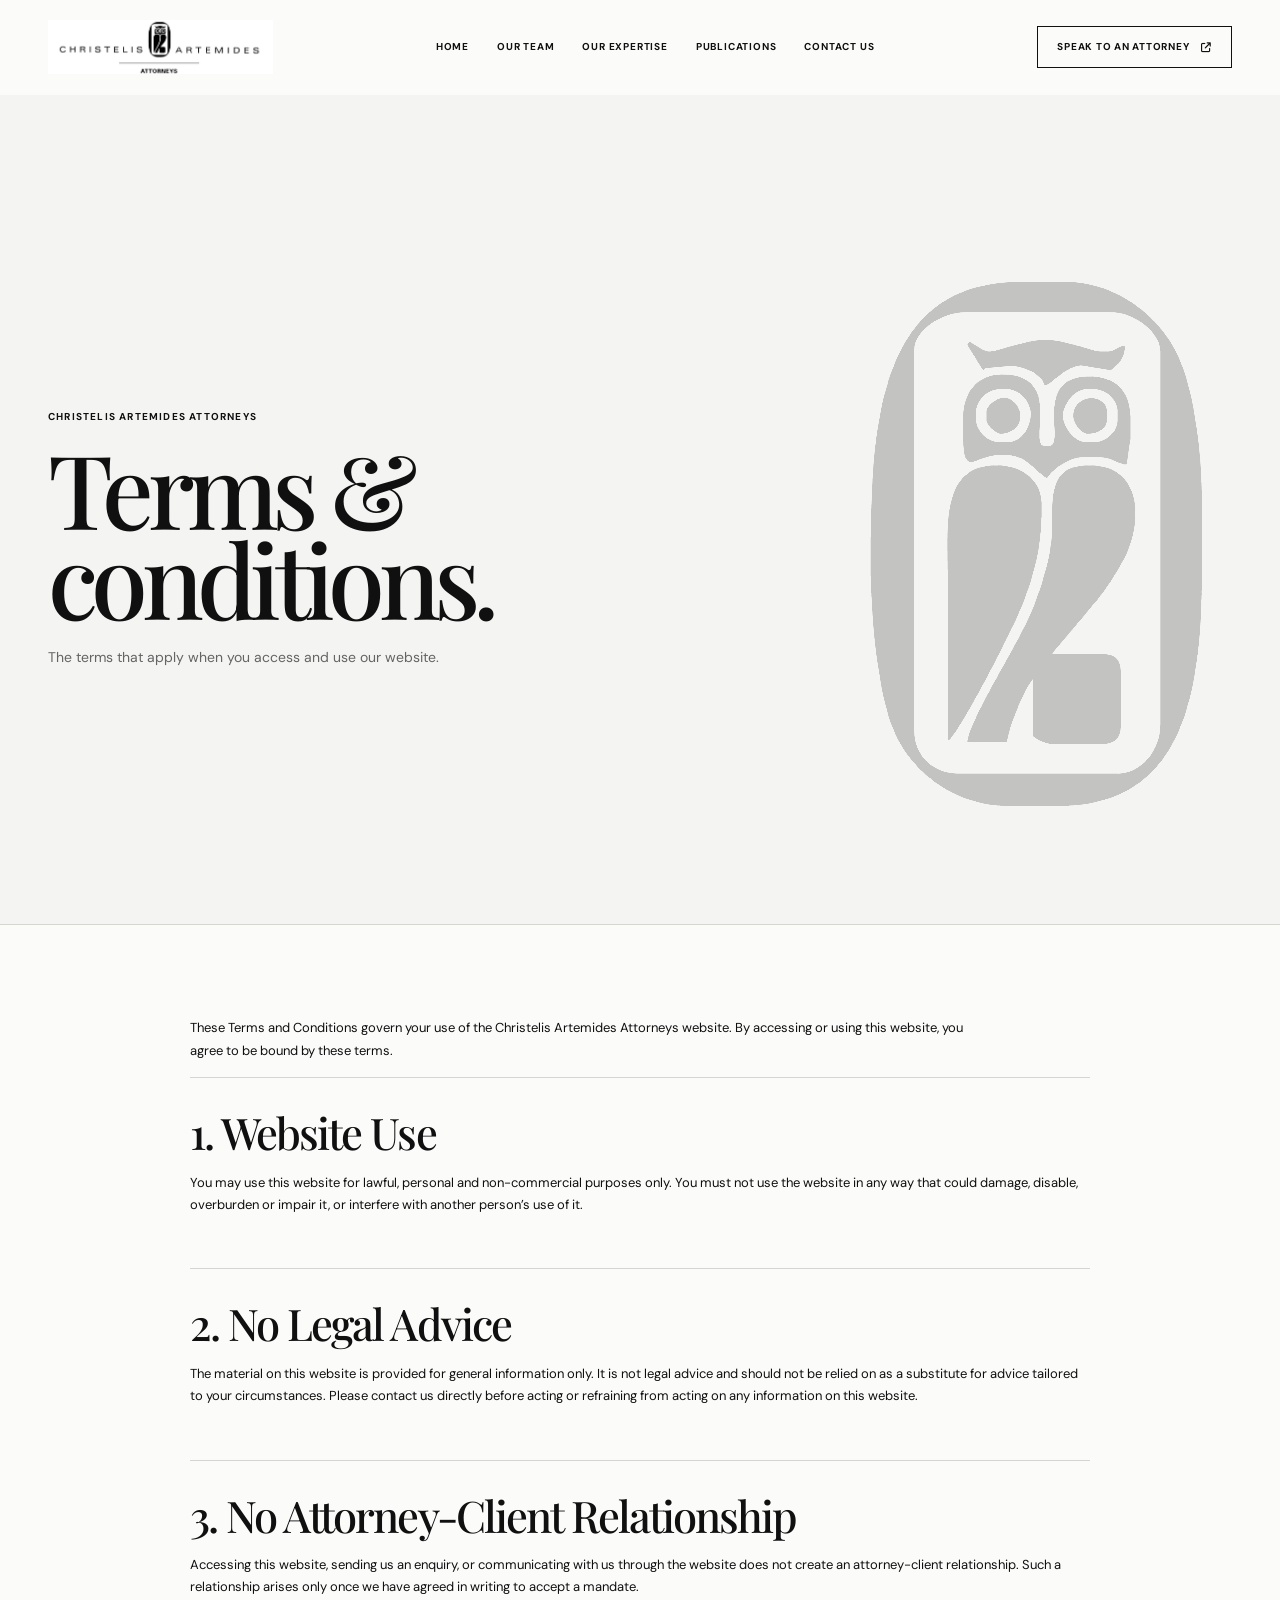
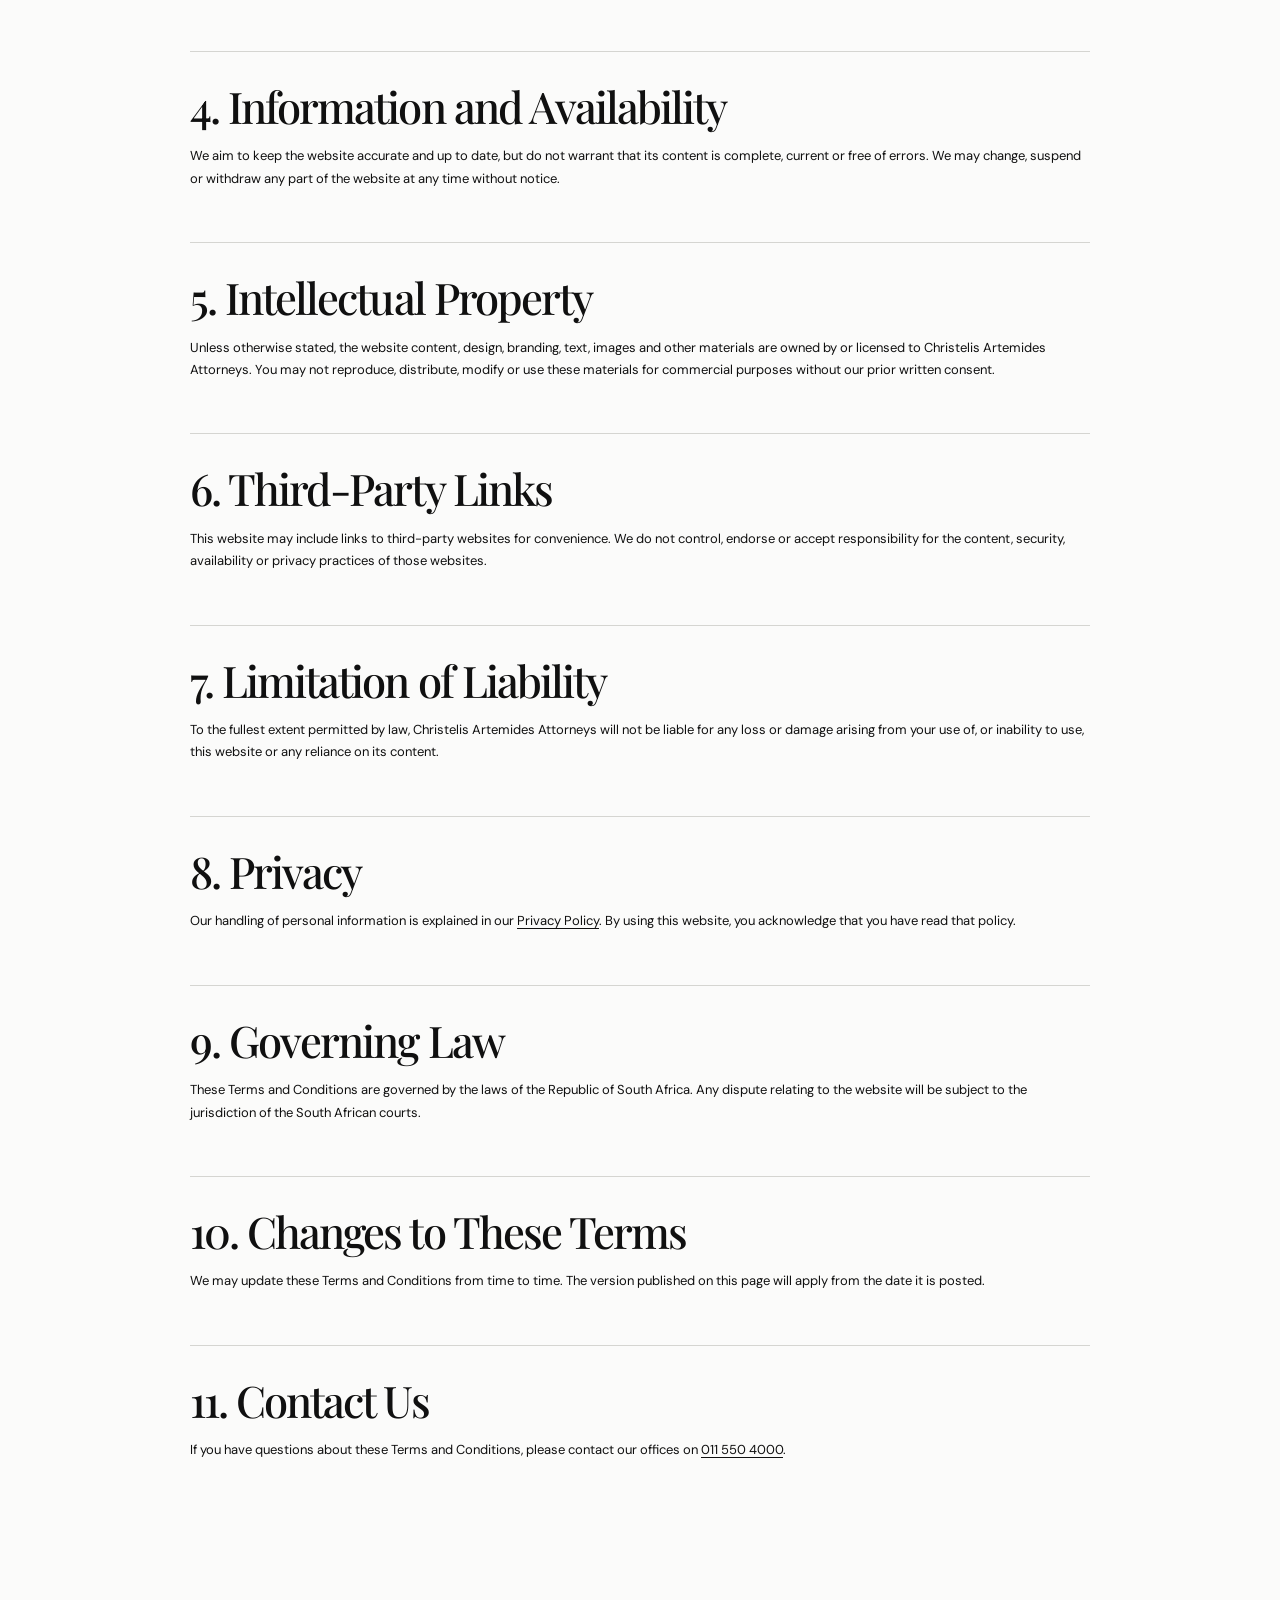
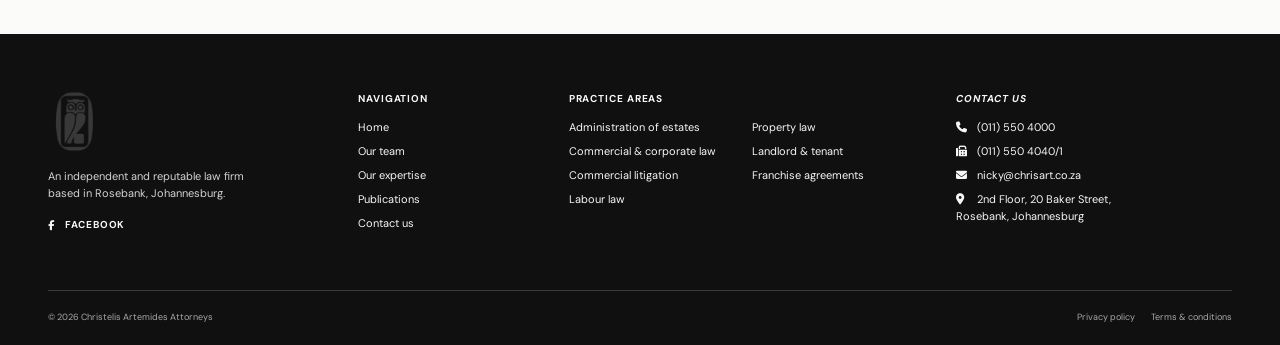
<file: terms-and-conditions/index.html>
<!doctype html>
<html lang="en">
  <head>
    <meta charset="UTF-8" />
    <meta name="viewport" content="width=device-width, initial-scale=1.0" />
    <meta name="description" content="Terms and Conditions for Christelis Artemides Attorneys." />
    <title>Terms &amp; Conditions | Christelis Artemides Attorneys</title>
    <link rel="preconnect" href="https://fonts.googleapis.com" />
    <link rel="preconnect" href="https://fonts.gstatic.com" crossorigin />
    <link href="https://fonts.googleapis.com/css2?family=DM+Sans:wght@400;500;600;700&family=Playfair+Display:ital,wght@0,500;0,600;0,700;1,500&display=swap" rel="stylesheet" />
    <link rel="stylesheet" href="https://cdnjs.cloudflare.com/ajax/libs/font-awesome/6.7.2/css/all.min.css" referrerpolicy="no-referrer" />
    <link rel="stylesheet" href="../styles.css" />
    <script src="../script.js" defer></script>
  </head>
  <body class="privacy-policy-page">
    <a class="skip-link" href="#main-content">Skip to content</a>
    <header class="site-header" id="top"><div class="header-inner shell"><a class="brand" href="../" aria-label="Christelis Artemides Attorneys home"><span class="brand-logo" role="img" aria-label="Christelis Artemides Attorneys logo"></span></a><nav class="desktop-nav" aria-label="Primary navigation"><a href="../">Home</a><a href="../our-team/">Our team</a><a href="../our-expertise/">Our expertise</a><a href="../publications/">Publications</a><a href="../contact-us/">Contact us</a></nav><a class="header-cta" href="../contact-us/">Speak to an attorney <i class="fa-solid fa-arrow-up-right-from-square" aria-hidden="true"></i></a><button class="menu-toggle" type="button" aria-expanded="false" aria-controls="mobile-menu" aria-label="Open navigation menu"><span></span><span></span></button></div></header>
    <div class="mobile-menu" id="mobile-menu" aria-hidden="true"><nav aria-label="Mobile navigation"><a href="../">Home</a><a href="../our-team/">Our team</a><a href="../our-expertise/">Our expertise</a><a href="../publications/">Publications</a><a href="../contact-us/">Contact us</a></nav><a class="button button-light" href="../contact-us/">Speak to an attorney <i class="fa-solid fa-arrow-right" aria-hidden="true"></i></a></div>
    <main id="main-content">
      <section class="privacy-policy-hero"><div class="shell privacy-policy-hero-inner"><div><p class="eyebrow">Christelis Artemides Attorneys</p><h1>Terms &amp;<br /><em>conditions.</em></h1><p>The terms that apply when you access and use our website.</p></div><img class="privacy-policy-hero-owl" src="../assets/images/owl-watermark.png" alt="" aria-hidden="true" /></div></section>
      <article class="privacy-policy-content shell">
        <p>These Terms and Conditions govern your use of the Christelis Artemides Attorneys website. By accessing or using this website, you agree to be bound by these terms.</p>

        <section aria-labelledby="website-use"><h2 id="website-use">1. Website Use</h2><p>You may use this website for lawful, personal and non-commercial purposes only. You must not use the website in any way that could damage, disable, overburden or impair it, or interfere with another person’s use of it.</p></section>
        <section aria-labelledby="not-legal-advice"><h2 id="not-legal-advice">2. No Legal Advice</h2><p>The material on this website is provided for general information only. It is not legal advice and should not be relied on as a substitute for advice tailored to your circumstances. Please contact us directly before acting or refraining from acting on any information on this website.</p></section>
        <section aria-labelledby="no-client-relationship"><h2 id="no-client-relationship">3. No Attorney-Client Relationship</h2><p>Accessing this website, sending us an enquiry, or communicating with us through the website does not create an attorney-client relationship. Such a relationship arises only once we have agreed in writing to accept a mandate.</p></section>
        <section aria-labelledby="accuracy"><h2 id="accuracy">4. Information and Availability</h2><p>We aim to keep the website accurate and up to date, but do not warrant that its content is complete, current or free of errors. We may change, suspend or withdraw any part of the website at any time without notice.</p></section>
        <section aria-labelledby="intellectual-property"><h2 id="intellectual-property">5. Intellectual Property</h2><p>Unless otherwise stated, the website content, design, branding, text, images and other materials are owned by or licensed to Christelis Artemides Attorneys. You may not reproduce, distribute, modify or use these materials for commercial purposes without our prior written consent.</p></section>
        <section aria-labelledby="third-party-links"><h2 id="third-party-links">6. Third-Party Links</h2><p>This website may include links to third-party websites for convenience. We do not control, endorse or accept responsibility for the content, security, availability or privacy practices of those websites.</p></section>
        <section aria-labelledby="liability"><h2 id="liability">7. Limitation of Liability</h2><p>To the fullest extent permitted by law, Christelis Artemides Attorneys will not be liable for any loss or damage arising from your use of, or inability to use, this website or any reliance on its content.</p></section>
        <section aria-labelledby="privacy"><h2 id="privacy">8. Privacy</h2><p>Our handling of personal information is explained in our <a href="../privacy-policy/">Privacy Policy</a>. By using this website, you acknowledge that you have read that policy.</p></section>
        <section aria-labelledby="governing-law"><h2 id="governing-law">9. Governing Law</h2><p>These Terms and Conditions are governed by the laws of the Republic of South Africa. Any dispute relating to the website will be subject to the jurisdiction of the South African courts.</p></section>
        <section aria-labelledby="changes"><h2 id="changes">10. Changes to These Terms</h2><p>We may update these Terms and Conditions from time to time. The version published on this page will apply from the date it is posted.</p></section>
        <section aria-labelledby="contact"><h2 id="contact">11. Contact Us</h2><p>If you have questions about these Terms and Conditions, please contact our offices on <a href="tel:+27115504000">011 550 4000</a>.</p></section>
      </article>
    </main>
    <footer class="site-footer"><div class="footer-main shell"><div class="footer-brand"><div class="footer-owl" aria-hidden="true"></div><p>An independent and reputable law firm based in Rosebank, Johannesburg.</p><a href="https://www.facebook.com/christelisartemides/" aria-label="Christelis Artemides on Facebook"><i class="fa-brands fa-facebook-f" aria-hidden="true"></i> Facebook</a></div><div><h2>Navigation</h2><ul><li><a href="../">Home</a></li><li><a href="../our-team/">Our team</a></li><li><a href="../our-expertise/">Our expertise</a></li><li><a href="../publications/">Publications</a></li><li><a href="../contact-us/">Contact us</a></li></ul></div><div><h2>Practice areas</h2><ul class="two-column"><li><a href="../our-expertise/#administration-of-estates">Administration of estates</a></li><li><a href="../our-expertise/#commercial-and-corporate-law">Commercial &amp; corporate law</a></li><li><a href="../our-expertise/#commercial-litigation">Commercial litigation</a></li><li><a href="../our-expertise/#labour-law">Labour law</a></li><li><a href="../our-expertise/#property-law">Property law</a></li><li><a href="../our-expertise/#landlord-and-tenant">Landlord &amp; tenant</a></li><li><a href="../our-expertise/#franchise-agreements">Franchise agreements</a></li></ul></div><address><h2>Contact us</h2><a href="tel:+27115504000"><i class="fa-solid fa-phone" aria-hidden="true"></i> (011) 550 4000</a><span><i class="fa-solid fa-fax" aria-hidden="true"></i> (011) 550 4040/1</span><a href="mailto:nicky@chrisart.co.za"><i class="fa-solid fa-envelope" aria-hidden="true"></i> nicky@chrisart.co.za</a><a href="https://www.google.co.za/maps/place/20+Baker+St,+Rosebank,+Johannesburg,+2196/@-26.147911,28.0395063,17z/data=!3m1!4b1!4m5!3m4!1s0x1e950c8cd4042e7d:0xd41226a99b47618f!8m2!3d-26.147911!4d28.041695?hl=en"><i class="fa-solid fa-location-dot" aria-hidden="true"></i> 2nd Floor, 20 Baker Street,<br />Rosebank, Johannesburg</a></address></div><div class="footer-bottom shell"><span>© <span id="current-year"></span> Christelis Artemides Attorneys</span><span><a href="../privacy-policy/">Privacy policy</a><a href="./">Terms &amp; conditions</a></span></div></footer>
  </body>
</html>
</file>
<file: styles.css>
:root { --ink:#101010; --muted:#646464; --soft:#f3f3f1; --line:#d5d5d1; --paper:#fbfbfa; --white:#fff; --serif:"Playfair Display", Georgia, serif; --sans:"DM Sans", Arial, sans-serif; }
* { box-sizing:border-box; }
html { scroll-behavior:smooth; }
body { margin:0; color:var(--ink); background:var(--paper); font-family:var(--sans); font-size:15px; line-height:1.55; }
a { color:inherit; text-decoration:none; }
img { display:block; max-width:100%; }
.shell { width:min(100% - 96px, 1440px); margin:0 auto; }
.skip-link { position:fixed; z-index:1000; left:16px; top:-60px; padding:10px 15px; background:var(--ink); color:#fff; transition:top .2s; }
.skip-link:focus { top:16px; }
.site-header { position:sticky; top:0; z-index:50; background:rgba(251,251,250,.94); border-bottom:1px solid transparent; backdrop-filter:blur(8px); transition:background .3s,border-color .3s,box-shadow .3s; }
.site-header.scrolled { border-color:var(--line); box-shadow:0 5px 22px rgba(0,0,0,.04); }
.header-inner { height:94px; display:flex; align-items:center; justify-content:space-between; gap:28px; }
.brand { flex:0 0 225px; height:54px; overflow:hidden; }
.brand-logo { display:block; height:100%; width:100%; background:url("assets/images/firm-logo.jpeg") center/220% auto no-repeat; }
.desktop-nav { display:flex; align-items:center; justify-content:center; gap:28px; flex:1; }
.desktop-nav a { position:relative; font-size:10px; font-weight:700; text-transform:uppercase; letter-spacing:.08em; white-space:nowrap; padding:8px 0; }
.desktop-nav a::after { content:""; position:absolute; height:1px; width:0; background:var(--ink); left:0; bottom:0; transition:width .25s; }
.desktop-nav a:hover::after,.desktop-nav a.active::after { width:100%; }
.header-cta,.button { display:inline-flex; gap:12px; align-items:center; justify-content:center; font-size:10px; font-weight:700; text-transform:uppercase; letter-spacing:.075em; min-height:46px; padding:0 19px; border:1px solid var(--ink); transition:background .25s,color .25s,transform .25s; }
.header-cta { min-height:42px; white-space:nowrap; }
.header-cta:hover,.button-dark:hover { background:#fff; color:var(--ink); }
.header-cta i,.button i { transition:transform .25s; }
.header-cta:hover i,.button:hover i,.text-link:hover i { transform:translateX(4px); }
.menu-toggle { display:none; border:0; background:none; padding:8px 0 8px 8px; width:38px; }
.menu-toggle span { height:1px; display:block; margin:6px 0; background:var(--ink); transition:transform .25s; }
.mobile-menu { position:fixed; z-index:45; inset:0; padding:142px 32px 40px; background:var(--ink); color:#fff; display:flex; flex-direction:column; justify-content:space-between; transform:translateX(100%); transition:transform .45s cubic-bezier(.77,0,.18,1); }
.mobile-menu.open { transform:translateX(0); }
.mobile-menu nav { display:grid; }
.mobile-menu nav a { font-family:var(--serif); font-size:clamp(30px,8vw,48px); border-bottom:1px solid #444; padding:13px 0; }
.button-light { color:#fff; border-color:#fff; }
.button-light:hover { background:#fff; color:var(--ink); }
.eyebrow { margin:0 0 18px; text-transform:uppercase; letter-spacing:.12em; font-size:10px; font-weight:700; }
h1,h2,h3,p { margin-top:0; }
h1,h2,h3 { font-family:var(--serif); font-weight:500; line-height:1.04; letter-spacing:-.045em; }
em { font-weight:500; }
.hero { min-height:620px; display:grid; grid-template-columns:minmax(315px,43%) 1fr; align-items:center; gap:5vw; padding-top:52px; padding-bottom:54px; overflow:hidden; }
.hero-copy { padding-left:2px; max-width:550px; margin-top:-42px; }
.hero h1 { font-size:clamp(50px,5vw,83px); margin-bottom:25px; }
.hero h1 em { font-style:normal; }
.hero-lead { max-width:375px; font-size:17px; line-height:1.45; margin-bottom:17px; }
.rule { width:47px; height:1px; background:var(--ink); margin:17px 0; }
.hero-detail { max-width:400px; font-size:13px; line-height:1.55; }
.hero-actions { display:flex; align-items:center; gap:24px; margin-top:28px; flex-wrap:wrap; }
.button-dark { color:#fff; background:var(--ink); }
.text-link { display:inline-flex; align-items:center; gap:13px; font-size:10px; font-weight:700; letter-spacing:.075em; text-transform:uppercase; }
.text-link i { transition:transform .25s; }
.hero-visual { min-width:0; }
.hero-image-wrap { height:500px; position:relative; overflow:hidden; background:#202020; }
.hero-image { height:100%; width:100%; max-width:none; object-fit:cover; object-position:center; filter:grayscale(1) contrast(.9) brightness(1.03); transform:scale(1.05); }
.section { padding:106px 0; }
.section-heading { text-align:center; max-width:650px; margin:0 auto 54px; }
.section-heading h2 { font-size:clamp(32px,3.1vw,48px); margin:0; }
.practice-grid { display:grid; grid-template-columns:repeat(7,1fr); border-top:1px solid var(--line); border-bottom:1px solid var(--line); }
.practice-card { display:flex; min-height:174px; padding:24px 15px 16px; flex-direction:column; align-items:center; text-align:center; border-right:1px solid var(--line); transition:background .25s,color .25s; }
.practice-card:last-child { border:0; }
.practice-card > i { font-size:25px; height:38px; }
.practice-card span { text-transform:uppercase; font-size:9px; letter-spacing:.04em; font-weight:700; line-height:1.5; }
.practice-card b { font-size:13px; margin-top:auto; font-weight:400; }
.practice-card:hover { background:var(--ink); color:#fff; }
.section-action { text-align:center; margin-top:30px; }
.trust-section { position:relative; overflow:hidden; color:#fff; background:var(--ink); }
.trust-background { position:absolute; inset:0; opacity:.17; }
.trust-background::after { content:""; position:absolute; inset:0; background:linear-gradient(90deg,#080808 6%,rgba(8,8,8,.82) 44%,rgba(8,8,8,.65)); }
.trust-background img { height:125%; width:100%; max-width:none; object-fit:cover; filter:grayscale(1); }
.trust-content { position:relative; display:grid; grid-template-columns:29% 1fr; gap:50px; padding-top:72px; padding-bottom:72px; }
.trust-intro h2 { font-size:clamp(32px,3vw,45px); margin-bottom:19px; }
.trust-intro p { font-size:12px; line-height:1.6; max-width:320px; }
.text-link-light { color:#fff; margin-top:13px; }
.trust-points { display:grid; grid-template-columns:repeat(3,1fr); align-items:start; }
.trust-point { min-height:180px; padding:0 26px; border-left:1px solid rgba(255,255,255,.45); }
.trust-point i { font-size:28px; margin-bottom:17px; }
.trust-point h3 { font-family:var(--sans); margin:0 0 12px; font-size:15px; text-transform:uppercase; line-height:1.25; letter-spacing:.04em; font-weight:600; }
.trust-point p { margin:0; max-width:170px; font-size:11px; line-height:1.55; }
.team-publications { display:grid; grid-template-columns:1.04fr 1fr; gap:58px; padding-top:98px; padding-bottom:98px; }
.team-publications .section-heading { text-align:left; margin:0 0 37px; }
.team-publications .section-heading h2 { font-size:clamp(29px,2.6vw,42px); }
.team-preview { padding-right:58px; border-right:1px solid var(--line); }
.team-grid { display:grid; grid-template-columns:repeat(3,1fr); gap:8px; }
.team-card { min-width:0; }
.image-frame { display:block; overflow:hidden; aspect-ratio:.73; background:#ddd; }
.image-frame img { height:100%; width:100%; object-fit:cover; filter:grayscale(1); transition:transform .5s; }
.team-card:hover img { transform:scale(1.06); }
.card-meta { display:grid; grid-template-columns:1fr auto; gap:3px 8px; padding:13px 1px 0; }
.card-meta strong { text-transform:uppercase; letter-spacing:.04em; font-size:10px; }
.card-meta small { font-size:9px; color:var(--muted); line-height:1.35; }
.card-meta i { grid-column:2; grid-row:1 / 3; align-self:center; font-size:12px; transition:transform .25s; }
.team-card:hover .card-meta i { transform:translateX(4px); }
.all-link { margin-top:33px; }
.publication-list { border-top:1px solid var(--line); }
.publication-card { display:grid; grid-template-columns:30px 1fr 18px; gap:12px; align-items:start; padding:19px 0 20px; border-bottom:1px solid var(--line); transition:padding .25s; }
.publication-card:hover { padding-left:7px; }
.publication-number { color:#9e9e9e; font-family:var(--serif); font-size:19px; }
.publication-card small { color:var(--muted); text-transform:uppercase; font-size:9px; letter-spacing:.065em; }
.publication-card h3 { font-size:19px; line-height:1.2; margin:8px 0 0; letter-spacing:-.025em; }
.publication-card > i { font-size:11px; margin-top:12px; }
.publication-preview-copy { display:grid; grid-template-columns:88px minmax(0,1fr); gap:14px; align-items:center; }
.publication-preview-image { width:88px; height:68px; object-fit:cover; filter:grayscale(1); transition:transform .45s; }
.publication-card:hover .publication-preview-image { transform:scale(1.05); }
.contact-cta { position:relative; overflow:hidden; background:#161616; color:#fff; padding:79px 0; }
.contact-owl { position:absolute; width:490px; max-width:50%; right:-74px; top:-98px; opacity:.16; filter:invert(1) grayscale(1) brightness(1.8); mix-blend-mode:screen; pointer-events:none; }
.contact-cta-inner { position:relative; text-align:center; }
.contact-cta h2 { font-size:clamp(38px,4vw,59px); margin-bottom:12px; }
.contact-cta p:not(.eyebrow) { font-size:14px; }
.contact-actions { margin-top:25px; display:flex; justify-content:center; align-items:center; gap:27px; }
.phone-link { text-transform:uppercase; letter-spacing:.075em; font-size:10px; font-weight:700; }
.site-footer { color:#f7f7f7; background:#101010; }
.footer-main { display:grid; grid-template-columns:1.2fr .75fr 1.55fr 1.25fr; gap:45px; padding:57px 0 51px; }
.footer-main h2 { margin:3px 0 15px; font-family:var(--sans); font-size:10px; text-transform:uppercase; letter-spacing:.09em; font-weight:700; }
.footer-main ul { list-style:none; padding:0; margin:0; }
.footer-main li,.footer-main address > a,.footer-main address > span { display:block; margin:0 0 7px; font-size:11px; font-style:normal; }
.footer-main li a:hover,.footer-main address a:hover,.footer-bottom a:hover,.footer-brand a:hover { text-decoration:underline; }
.two-column { columns:2; column-gap:25px; }
.two-column li { break-inside:avoid; }
.footer-brand { padding-right:20px; }
.footer-owl { width:53px; height:60px; margin-bottom:17px; background:url("assets/images/owl-watermark.png") center/43px auto no-repeat; filter:invert(1) grayscale(1) brightness(1.8); mix-blend-mode:screen; opacity:.9; }
.footer-brand p { max-width:205px; color:#d3d3d3; font-size:11px; }
.footer-brand a { display:inline-flex; gap:10px; align-items:center; text-transform:uppercase; letter-spacing:.08em; font-size:10px; font-weight:700; }
address i { display:inline-block; width:18px; }
.footer-bottom { min-height:55px; padding:16px 0; border-top:1px solid #3b3b3b; display:flex; align-items:center; justify-content:space-between; color:#a8a8a8; font-size:9px; }
.footer-bottom > span:last-child { display:flex; gap:16px; }
.reveal { opacity:0; transform:translateY(20px); transition:opacity .7s ease,transform .7s ease; }
.reveal.is-visible { opacity:1; transform:none; }
.hero-reveal { opacity:0; transform:translateY(22px); animation:hero-in .8s .12s forwards cubic-bezier(.2,.75,.25,1); }
.hero-visual { animation-delay:.3s; }
@keyframes hero-in { to { opacity:1; transform:none; } }
@media (max-width:1120px) { .shell { width:min(100% - 56px, 1440px); } .desktop-nav { gap:18px; } .brand { flex-basis:190px; } .header-cta { padding:0 12px; font-size:9px; } .practice-grid { grid-template-columns:repeat(4,1fr); } .practice-card:nth-child(4) { border-right:0; } .practice-card:nth-child(-n+4) { border-bottom:1px solid var(--line); } .trust-content { grid-template-columns:34% 1fr; } .trust-point { padding:0 16px; } }
@media (max-width:820px) { .shell { width:min(100% - 40px, 1440px); } .header-inner { height:74px; } .brand { flex:0 0 184px; height:46px; } .desktop-nav,.header-cta { display:none; } .menu-toggle { display:block; } .menu-toggle[aria-expanded="true"] span:first-child { transform:translateY(3.5px) rotate(45deg); } .menu-toggle[aria-expanded="true"] span:last-child { transform:translateY(-3.5px) rotate(-45deg); } .hero { min-height:auto; grid-template-columns:1fr; padding-top:62px; gap:40px; } .hero-copy { max-width:580px; margin-top:-18px; } .hero h1 { font-size:clamp(48px,10vw,75px); } .hero-visual { width:100%; } .hero-image-wrap { height:370px; } .section { padding:76px 0; } .trust-content { grid-template-columns:1fr; gap:42px; padding-top:62px; padding-bottom:58px; } .trust-points { grid-template-columns:repeat(3,1fr); } .team-publications { grid-template-columns:1fr; gap:68px; padding-top:75px; padding-bottom:76px; } .team-preview { padding-right:0; border-right:0; } .footer-main { grid-template-columns:1.2fr 1fr; gap:40px 58px; } }
@media (max-width:560px) { .shell { width:min(100% - 32px, 1440px); } .brand { flex-basis:165px; height:42px; } .hero { padding-top:48px; padding-bottom:38px; } .hero-lead { font-size:16px; } .hero-actions,.contact-actions { align-items:stretch; flex-direction:column; gap:15px; } .hero-actions .text-link { justify-content:center; } .button { min-height:49px; } .hero-image-wrap { height:280px; } .section-heading { text-align:left; margin-bottom:33px; } .practice-grid { grid-template-columns:repeat(2,1fr); } .practice-card { min-height:148px; border-bottom:1px solid var(--line); } .practice-card:nth-child(2n) { border-right:0; } .practice-card:nth-last-child(-n+2) { border-bottom:0; } .section-action { text-align:left; } .trust-points { grid-template-columns:1fr; gap:26px; } .trust-point { min-height:0; padding:0 0 0 18px; } .team-grid { grid-template-columns:1fr; gap:26px; } .image-frame { aspect-ratio:1.15; } .card-meta small { max-width:90%; } .team-publications .section-heading { margin-bottom:27px; } .contact-cta { padding:62px 0; } .phone-link { text-align:center; } .footer-main { grid-template-columns:1fr; gap:31px; padding:45px 0 38px; } .footer-brand { padding:0; } .footer-bottom { align-items:flex-start; flex-direction:column; gap:9px; } .two-column { columns:1; } }
@media (prefers-reduced-motion:reduce) { html { scroll-behavior:auto; } *,*::before,*::after { animation-duration:.01ms !important; animation-iteration-count:1 !important; transition-duration:.01ms !important; } .reveal,.hero-reveal { opacity:1; transform:none; } }

/* Our team */
.team-hero { min-height:520px; position:relative; overflow:hidden; display:flex; align-items:center; background:#f6f6f4; }
.team-hero-inner { position:relative; z-index:1; padding:80px 0 74px; }
.team-hero .eyebrow { margin-bottom:22px; }
.team-heading-lines { display:grid; max-width:655px; font-family:var(--serif); font-size:clamp(51px,6vw,88px); font-weight:500; line-height:1.02; letter-spacing:-.06em; }
.team-heading-lines span { opacity:0; transform:translateY(25px); animation:team-heading-in .72s forwards cubic-bezier(.2,.75,.25,1); }
.team-heading-lines span:nth-child(2) { animation-delay:.12s; }
.team-heading-lines span:nth-child(3) { animation-delay:.24s; }
.team-heading-lines em { font-style:normal; }
.team-hero-rule { width:47px; height:1px; background:var(--ink); margin:25px 0 16px; }
.team-hero p:not(.eyebrow) { width:min(100%,470px); margin-bottom:0; font-size:13px; }
.team-hero-owl { position:absolute; width:min(58vw,850px); right:-125px; top:-155px; opacity:.6; filter:grayscale(1); mix-blend-mode:multiply; pointer-events:none; }
@keyframes team-heading-in { to { opacity:1; transform:none; } }
.team-directory { padding:104px 0 74px; }
.attorney-row { display:grid; grid-template-columns:minmax(300px,.79fr) minmax(0,1.21fr); gap:clamp(46px,8vw,148px); align-items:center; padding:0 0 69px; margin:0 0 69px; border-bottom:1px solid var(--line); }
.attorney-row-reverse { grid-template-columns:minmax(0,1.21fr) minmax(300px,.79fr); }
.attorney-row-reverse .attorney-portrait { order:2; }
.attorney-row-reverse .attorney-details { order:1; }
.attorney-portrait { overflow:hidden; background:#e4e4e2; aspect-ratio:.84; }
.attorney-portrait img { height:100%; width:100%; object-fit:cover; filter:grayscale(1); transition:transform .6s cubic-bezier(.2,.75,.25,1); }
.attorney-portrait:hover img { transform:scale(1.045); }
.attorney-details { max-width:680px; }
.attorney-details .eyebrow { margin-bottom:11px; color:var(--muted); }
.attorney-details h1 { font-size:clamp(39px,4vw,61px); margin:0 0 14px; }
.qualification { max-width:570px; font-size:10px; font-weight:700; letter-spacing:.05em; line-height:1.5; text-transform:uppercase; }
.attorney-details .rule { margin:18px 0 24px; }
.attorney-details > p:not(.eyebrow):not(.qualification) { margin-bottom:15px; font-size:13px; line-height:1.72; }
.email-link { display:inline-flex; align-items:center; gap:10px; margin-top:8px; font-size:11px; font-weight:700; letter-spacing:.04em; border-bottom:1px solid var(--ink); padding-bottom:4px; }
.email-link i { font-size:13px; }
.team-contact-cta { padding:57px 0; }
.team-contact-inner { position:relative; display:grid; grid-template-columns:1.1fr 1fr auto; gap:45px; align-items:center; }
.team-contact-inner .eyebrow { margin-bottom:15px; }
.team-contact-inner h2 { margin:0; font-size:clamp(30px,3.1vw,46px); }
.team-contact-inner h2 em { font-style:normal; }
.team-contact-details { display:flex; gap:38px; padding-left:42px; border-left:1px solid rgba(255,255,255,.4); }
.team-contact-details a { display:flex; align-items:center; gap:13px; font-size:11px; }
.team-contact-details i { display:grid; place-items:center; width:44px; height:44px; border:1px solid rgba(255,255,255,.8); border-radius:50%; font-size:17px; }
.team-contact-details span { color:#d3d3d3; font-size:9px; text-transform:uppercase; letter-spacing:.07em; }
.team-contact-details strong { display:block; color:#fff; font-size:12px; letter-spacing:0; text-transform:none; margin-top:2px; }
@media (max-width:950px) { .team-hero { min-height:460px; } .attorney-row,.attorney-row-reverse { grid-template-columns:minmax(235px,.76fr) minmax(0,1.24fr); gap:45px; } .attorney-row-reverse .attorney-portrait { order:0; } .attorney-row-reverse .attorney-details { order:0; } .team-contact-inner { grid-template-columns:1fr; gap:27px; } .team-contact-details { padding:24px 0 0; border-left:0; border-top:1px solid rgba(255,255,255,.4); } .team-contact-inner .button { justify-self:start; } }
@media (max-width:620px) { .team-hero { min-height:440px; } .team-hero-inner { padding:60px 0; } .team-heading-lines { font-size:clamp(48px,14vw,68px); } .team-hero-owl { width:590px; max-width:none; right:-275px; top:-85px; } .team-directory { padding:63px 0 26px; } .attorney-row,.attorney-row-reverse { display:flex; flex-direction:column; gap:30px; align-items:stretch; padding-bottom:53px; margin-bottom:53px; } .attorney-row-reverse .attorney-portrait { order:0; } .attorney-row-reverse .attorney-details { order:0; } .attorney-portrait { aspect-ratio:1.08; } .attorney-details h1 { font-size:43px; } .attorney-details > p:not(.eyebrow):not(.qualification) { font-size:12px; } .team-contact-cta { padding:50px 0; } .team-contact-details { flex-direction:column; gap:17px; } .team-contact-inner .button { width:100%; } }
@media (prefers-reduced-motion:reduce) { .team-heading-lines span { opacity:1; transform:none; } }

/* Our expertise */
.expertise-hero { overflow:hidden; background:#f4f4f2; }
.expertise-hero-grid { min-height:474px; display:grid; grid-template-columns:minmax(330px,.92fr) 1.08fr; align-items:stretch; }
.expertise-hero-copy { position:relative; z-index:1; align-self:center; padding:72px 5vw 72px 2px; }
.expertise-hero-copy .eyebrow { margin-bottom:24px; }
.expertise-heading-lines { display:grid; font-family:var(--serif); font-size:clamp(45px,4.7vw,71px); line-height:1.02; letter-spacing:-.06em; }
.expertise-heading-lines span { opacity:0; transform:translateY(25px); animation:team-heading-in .72s forwards cubic-bezier(.2,.75,.25,1); }
.expertise-heading-lines span:nth-child(2) { animation-delay:.12s; }
.expertise-heading-lines span:nth-child(3) { animation-delay:.24s; }
.expertise-heading-lines em { font-style:normal; }
.expertise-hero-copy p:not(.eyebrow) { max-width:475px; margin:0; font-size:13px; }
.expertise-hero-visual { position:relative; overflow:hidden; min-height:390px; background:#1e1e1e; }
.expertise-hero-visual::after { content:""; position:absolute; inset:0; background:rgba(0,0,0,.12); }
.expertise-hero-visual > img:first-child { width:100%; height:100%; max-width:none; object-fit:cover; object-position:center; filter:grayscale(1) contrast(.85); transform:scale(1.05); animation:expertise-mask-in 1.05s cubic-bezier(.2,.75,.25,1) both; }
@keyframes expertise-mask-in { from { clip-path:inset(0 100% 0 0); } to { clip-path:inset(0); } }
.expertise-explorer { display:grid; grid-template-columns:minmax(220px,.56fr) minmax(0,1.74fr); gap:clamp(35px,5vw,76px); align-items:start; padding-top:94px; padding-bottom:95px; }
.expertise-tabs { border:1px solid var(--line); }
.expertise-tab { width:100%; min-height:72px; padding:14px 15px; display:grid; grid-template-columns:24px 1fr 14px; gap:9px; align-items:center; color:var(--ink); border:0; border-bottom:1px solid var(--line); background:transparent; text-align:left; font-family:var(--serif); font-size:14px; cursor:pointer; transition:background .28s,color .28s,padding .28s; }
.expertise-tab:last-child { border-bottom:0; }
.expertise-tab > i:first-child { font-family:"Font Awesome 6 Free"; font-size:19px; text-align:center; transition:transform .28s; }
.expertise-tab > i:last-child { font-size:12px; opacity:.8; transition:transform .28s; }
.expertise-tab[aria-selected="true"] { padding-left:19px; color:#fff; background:var(--ink); }
.expertise-tab[aria-selected="true"] > i:first-child { transform:scale(1.12); }
.expertise-tab:hover:not([aria-selected="true"]) { background:#ececea; }
.expertise-tab:focus-visible { position:relative; z-index:1; outline:2px solid #005fcc; outline-offset:-3px; }
.expertise-panel { display:grid; grid-template-columns:minmax(0,1fr) minmax(300px,.66fr); gap:clamp(30px,4vw,68px); min-height:480px; align-items:start; }
.tabs-ready .expertise-panel[hidden] { display:none; }
.expertise-panel.is-entering { animation:panel-in .48s ease both; }
@keyframes panel-in { from { opacity:0; transform:translateY(15px); } to { opacity:1; transform:none; } }
.expertise-panel-content h1 { font-size:clamp(38px,4.1vw,62px); margin:0 0 20px; }
.expertise-panel-content .eyebrow { margin-bottom:12px; color:var(--muted); }
.practice-intro,.expertise-panel-content > p:not(.eyebrow):not(.service-label) { font-size:13px; line-height:1.7; margin:0 0 16px; }
.service-label { margin:25px 0 13px; font-size:10px; font-weight:700; letter-spacing:.11em; text-transform:uppercase; }
.service-list { list-style:none; padding:0; margin:0 0 28px; border-top:1px solid #a7a7a2; }
.service-list li { position:relative; padding:8px 0 8px 24px; font-size:12px; line-height:1.45; border-bottom:1px solid #deded9; }
.service-list li::before { content:""; position:absolute; left:2px; top:13px; width:10px; height:10px; border-radius:50%; background:var(--ink); }
.service-list li::after { content:""; position:absolute; left:5px; top:15px; width:4px; height:2px; border-left:1px solid #fff; border-bottom:1px solid #fff; transform:rotate(-45deg); }
.practice-cta { max-width:max-content; }
.expertise-panel-image { position:sticky; top:126px; overflow:hidden; align-self:start; aspect-ratio:1.08; margin-top:44px; padding:7px; border:1px solid var(--line); background:#f1f1ef; }
.expertise-panel-image::after { content:""; position:absolute; inset:7px; background:linear-gradient(180deg,rgba(255,255,255,.04),rgba(0,0,0,.2)); pointer-events:none; }
.expertise-panel-image img { width:100%; height:100%; max-width:none; object-fit:cover; object-position:center; filter:grayscale(1) contrast(.95); transform:scale(1.03); transition:opacity .3s,transform .5s; }
.expertise-panel-image:hover img { transform:scale(1.06); }
.expertise-panel.is-entering .expertise-panel-image img { animation:panel-image-in .65s ease both; }
@keyframes panel-image-in { from { clip-path:inset(0 0 100% 0); opacity:0; } to { clip-path:inset(0); opacity:1; } }
.expertise-trust .trust-content { padding-top:61px; padding-bottom:61px; }
@media (max-width:950px) { .expertise-hero-grid { grid-template-columns:1fr .85fr; } .expertise-explorer { grid-template-columns:225px minmax(0,1fr); gap:32px; } .expertise-panel { grid-template-columns:1fr; } .expertise-panel-image { width:min(440px,100%); margin:0 0 8px; position:relative; top:auto; order:-1; aspect-ratio:1.45; } }
@media (max-width:700px) { .expertise-hero-grid { grid-template-columns:1fr; } .expertise-hero-copy { padding:58px 0 44px; } .expertise-hero-visual { min-height:245px; } .expertise-hero-visual > img:first-child { transform:scale(1.07); } .expertise-explorer { display:block; padding-top:52px; padding-bottom:63px; } .expertise-tabs { display:flex; overflow-x:auto; overflow-y:hidden; border-left:0; border-right:0; margin:0 calc((100vw - 100%) / -2) 36px; padding:0 16px; scrollbar-width:thin; } .expertise-tab { flex:0 0 auto; width:auto; min-height:61px; grid-template-columns:20px auto; padding:0 14px; border:0; border-right:1px solid var(--line); font-size:14px; white-space:nowrap; } .expertise-tab > i:last-child { display:none; } .expertise-tab[aria-selected="true"] { padding-left:14px; } .expertise-panel { min-height:0; } .expertise-panel-content h1 { font-size:45px; } .expertise-panel-image { width:100%; max-width:none; aspect-ratio:1.45; } .service-list li { font-size:11px; } }
@media (prefers-reduced-motion:reduce) { .expertise-heading-lines span { opacity:1; transform:none; } .expertise-hero-visual > img:first-child { clip-path:inset(0); } .expertise-panel.is-entering { animation:none; } }

/* Publications */
.privacy-policy-hero { padding:clamp(84px,12vw,156px) 0 clamp(54px,8vw,95px); overflow:hidden; background:#f4f4f2; border-bottom:1px solid var(--line); }
.privacy-policy-hero-inner { position:relative; display:flex; align-items:center; justify-content:space-between; gap:48px; }
.privacy-policy-hero .eyebrow { margin-bottom:18px; }
.privacy-policy-hero h1 { max-width:730px; margin:0 0 23px; font-size:clamp(60px,8vw,118px); line-height:.88; letter-spacing:-.065em; }
.privacy-policy-hero h1 em { font-style:normal; }
.privacy-policy-hero-inner > div > p:not(.eyebrow) { max-width:465px; margin:0; color:var(--muted); font-size:14px; line-height:1.6; }
.privacy-policy-hero-owl { width:clamp(235px,31vw,390px); flex:0 0 auto; filter:grayscale(1) brightness(.51) contrast(100); mix-blend-mode:darken; opacity:.2; }
.privacy-policy-content { max-width:900px; padding-top:clamp(55px,8vw,92px); padding-bottom:clamp(70px,10vw,120px); }
.privacy-policy-content > p { max-width:785px; margin:0 0 20px; font-size:15px; line-height:1.75; }
.privacy-policy-content section { padding:33px 0 37px; border-top:1px solid var(--line); }
.privacy-policy-content h2 { margin:0 0 17px; font-size:clamp(30px,3.4vw,47px); line-height:1; }
.privacy-policy-content h3 { margin:25px 0 10px; font:700 10px var(--sans); letter-spacing:.1em; text-transform:uppercase; }
.privacy-policy-content p,.privacy-policy-content li { font-size:13px; line-height:1.72; }
.privacy-policy-content p { margin:0 0 15px; }
.privacy-policy-content ul { display:grid; gap:10px; margin:17px 0 0; padding-left:20px; }
.privacy-policy-content a { text-decoration:underline; text-underline-offset:3px; }
@media (max-width:600px) { .privacy-policy-hero { padding-top:82px; } .privacy-policy-hero-inner { align-items:flex-end; gap:18px; } .privacy-policy-hero-owl { width:165px; margin-bottom:5px; } .privacy-policy-content { padding-top:49px; } .privacy-policy-content section { padding:28px 0 31px; } .privacy-policy-content > p { font-size:14px; } }
.publications-hero { overflow:hidden; background:#f4f4f2; }
.publications-hero-grid { min-height:436px; display:grid; grid-template-columns:minmax(330px,.92fr) 1.08fr; align-items:stretch; }
.publications-hero-copy { position:relative; z-index:1; align-self:center; padding:68px 5vw 68px 2px; }
.publications-hero-copy .eyebrow { margin-bottom:23px; }
.publications-hero-copy p:not(.eyebrow) { max-width:440px; margin:0; font-size:13px; }
.publications-hero-visual { position:relative; min-height:370px; overflow:hidden; background:#202020; }
.publications-hero-visual::after { content:""; position:absolute; inset:0; background:rgba(0,0,0,.2); }
.publications-hero-visual > img:first-child { width:100%; height:100%; max-width:none; object-fit:cover; filter:grayscale(1) contrast(.9); transform:scale(1.04); animation:expertise-mask-in 1.05s cubic-bezier(.2,.75,.25,1) both; }
.publications-section { padding:64px 0 98px; }
.publication-controls { display:flex; gap:12px; align-items:center; justify-content:space-between; flex-wrap:wrap; margin-bottom:20px; }
.publication-search { min-height:43px; width:230px; display:flex; align-items:center; gap:11px; border:1px solid #aaa; padding:0 13px; }
.publication-search i { font-size:13px; }
.publication-search input { min-width:0; flex:1; border:0; outline:0; font:11px var(--sans); background:transparent; }
.publication-law-filter { display:flex; gap:7px; flex:1; }
.filter-button,.publication-sort { min-height:40px; border:1px solid var(--line); padding:0 12px; background:transparent; color:var(--ink); font:700 9px var(--sans); text-transform:uppercase; letter-spacing:.06em; transition:background .25s,color .25s; }
.filter-button { cursor:pointer; }
.filter-button:hover,.filter-button.active { background:var(--ink); color:#fff; }
.filter-button:focus-visible,.publication-sort:focus-within { outline:2px solid #005fcc; outline-offset:2px; }
.publication-sort { display:flex; align-items:center; gap:5px; white-space:nowrap; }
.publication-sort select { padding:0 2px 0 4px; border:0; background:transparent; color:var(--ink); font:700 9px var(--sans); text-transform:uppercase; letter-spacing:.06em; outline:0; }
.publication-status { min-height:18px; margin:0 0 12px; color:var(--muted); font-size:11px; }
.featured-publication { display:grid; grid-template-columns:minmax(320px,.9fr) minmax(0,1.1fr); gap:36px; padding:17px; border:1px solid var(--line); margin-bottom:17px; }
.featured-publication-image { align-self:start; overflow:hidden; min-height:0; aspect-ratio:3 / 2; background:#ddd; }
.featured-publication-image img { height:100%; width:100%; object-fit:cover; filter:grayscale(1); transition:transform .5s; }
.featured-publication:hover .featured-publication-image img { transform:scale(1.045); }
.featured-publication-copy { align-self:center; max-width:610px; padding:24px 14px 22px 0; }
.publication-category { margin:0 0 10px; color:#555; text-transform:uppercase; letter-spacing:.1em; font-size:9px; font-weight:700; }
.featured-publication h2,.publication-item h2 { margin:0 0 11px; font-size:clamp(26px,2.8vw,40px); }
.featured-publication h2 a,.publication-item h2 a { transition:color .25s; }
.featured-publication h2 a:hover,.publication-item h2 a:hover { color:#555; }
.publication-meta { display:flex; gap:12px; flex-wrap:wrap; margin:0 0 17px; color:#666; font-size:10px; }
.publication-meta span { padding-left:12px; border-left:1px solid #bbb; }
.featured-publication-copy > p:not(.publication-category):not(.publication-meta) { max-width:555px; font-size:12px; line-height:1.65; }
.publication-grid { display:grid; grid-template-columns:repeat(2,minmax(0,1fr)); gap:17px; }
.publication-item { display:grid; grid-template-columns:1fr; border:1px solid var(--line); min-height:0; overflow:hidden; transition:opacity .3s,transform .3s; }
.publication-item.is-filtered-in { animation:publication-in .45s ease both; }
@keyframes publication-in { from { opacity:0; transform:translateY(12px); } to { opacity:1; transform:none; } }
.publication-image { overflow:hidden; aspect-ratio:3 / 2; background:#ddd; }
.publication-image img { width:100%; height:100%; max-width:none; object-fit:cover; filter:grayscale(1); transition:transform .5s; }
.publication-item:hover .publication-image img { transform:scale(1.06); }
.publication-card-copy { display:flex; flex-direction:column; padding:22px 22px 18px; }
.publication-item h2 { font-size:25px; line-height:1.05; }
.publication-item .publication-meta { margin-bottom:13px; font-size:9px; }
.publication-card-copy > p:not(.publication-category):not(.publication-meta) { margin:0 0 15px; font-size:11px; line-height:1.55; }
.publication-card-copy .text-link { margin-top:auto; }
.publication-empty { padding:33px 0; text-align:center; color:var(--muted); }
.visually-hidden { position:absolute; width:1px; height:1px; padding:0; margin:-1px; overflow:hidden; clip:rect(0,0,0,0); white-space:nowrap; border:0; }
@media (max-width:1030px) { .publication-controls { justify-content:flex-start; } .publication-law-filter { flex:0 1 auto; flex-wrap:wrap; } .featured-publication { grid-template-columns:.85fr 1.15fr; } .publication-grid { grid-template-columns:1fr; } }
@media (max-width:700px) { .publications-hero-grid { grid-template-columns:1fr; } .publications-hero-copy { padding:58px 0 44px; } .publications-hero-visual { min-height:240px; } .publications-section { padding:43px 0 62px; } .publication-controls { align-items:stretch; } .publication-search { width:100%; } .publication-law-filter { overflow-x:auto; flex-wrap:nowrap; padding-bottom:4px; } .filter-button { white-space:nowrap; flex:0 0 auto; } .publication-sort { width:max-content; } .featured-publication { display:block; padding:0; } .featured-publication-image { min-height:225px; } .featured-publication-copy { padding:23px 19px 25px; } .publication-grid { gap:13px; } .publication-item { grid-template-columns:1fr; } .publication-image { min-height:185px; } .publication-image img { max-height:250px; } .publication-card-copy { padding:21px 18px; } .publication-item h2 { font-size:29px; } }
@media (prefers-reduced-motion:reduce) { .publications-hero-visual > img:first-child { clip-path:inset(0); } .publication-item.is-filtered-in { animation:none; } }
@media (max-width:700px) { .featured-publication-image,.publication-image { min-height:0; } .publication-image img { max-height:none; } }

/* Contact */
.site-header-dark { background:#101010; color:#fff; }
.site-header-dark.scrolled { background:rgba(16,16,16,.96); border-color:#3a3a3a; box-shadow:0 5px 22px rgba(0,0,0,.18); }
.site-header-dark .desktop-nav a::after { background:#fff; }
.site-header-dark .header-cta { border-color:#aaa; }
.site-header-dark .header-cta:hover { color:var(--ink); }
.site-header-dark .brand-logo-light { filter:invert(1); }
.site-header-dark .menu-toggle span { background:#fff; }
.contact-hero { position:relative; min-height:410px; overflow:hidden; color:#fff; background:#141414; }
.contact-hero::after { content:""; position:absolute; inset:0; background:linear-gradient(90deg,#101010 24%,rgba(16,16,16,.78)); }
.contact-hero-image { position:absolute; z-index:0; top:0; right:0; width:58%; height:100%; max-width:none; object-fit:cover; object-position:center; filter:grayscale(1) contrast(.92); }
.contact-hero-owl { position:absolute; right:-90px; top:-195px; width:min(70vw,890px); opacity:.1; filter:grayscale(1) brightness(4); }
.contact-hero-inner { position:relative; z-index:1; padding:87px 0 68px; }
.contact-hero .eyebrow { margin-bottom:22px; }
.contact-heading-lines { display:flex; flex-direction:column; font:500 clamp(66px,8vw,125px)/.92 var(--serif); letter-spacing:-.065em; }
.contact-heading-lines span { opacity:0; transform:translateY(28px); animation:team-heading-in .82s forwards cubic-bezier(.2,.75,.25,1); }
.contact-heading-lines span:nth-child(2) { animation-delay:.14s; }
.contact-heading-lines em { font-style:normal; }
.contact-hero-inner > p:not(.eyebrow) { max-width:390px; margin:25px 0 0; font-size:14px; }
.contact-main { display:grid; grid-template-columns:minmax(260px,.85fr) minmax(0,1.15fr); gap:clamp(55px,8vw,145px); align-items:start; padding-top:74px; padding-bottom:85px; }
.contact-details > .eyebrow { display:flex; gap:18px; align-items:center; margin-bottom:13px; }
.contact-details > .eyebrow::after { content:""; width:70px; height:1px; background:var(--line); }
.contact-detail { display:grid; grid-template-columns:43px 1fr; gap:17px; align-items:center; min-height:80px; border-bottom:1px solid var(--line); }
.contact-detail > i { display:grid; place-items:center; width:38px; height:38px; color:#fff; background:var(--ink); border-radius:50%; font-size:15px; }
.contact-detail h2 { margin:0 0 2px; font:700 9px var(--sans); letter-spacing:.1em; text-transform:uppercase; }
.contact-detail span,.contact-detail a { font-size:14px; line-height:1.38; }
.contact-detail a:hover { text-decoration:underline; }
.directions-block { padding-top:27px; }
.directions-block .eyebrow { margin-bottom:12px; }
.map-frame { display:block; height:184px; overflow:hidden; border:1px solid var(--line); filter:grayscale(1); transition:filter .3s,transform .3s; }
.map-frame:hover { filter:grayscale(.35); transform:translateY(-2px); }
.map-frame iframe { width:100%; height:100%; border:0; pointer-events:none; }
.map-link { margin-top:15px; min-height:41px; }
.contact-form-card { padding:42px; border:1px solid var(--line); box-shadow:0 10px 28px rgba(0,0,0,.06); background:#fff; }
.contact-form-card .eyebrow { margin-bottom:13px; }
.contact-form-card h1 { font-size:clamp(39px,4vw,60px); margin:0 0 28px; }
.form-grid { display:grid; grid-template-columns:repeat(2,minmax(0,1fr)); gap:20px 17px; }
.form-field { min-width:0; display:grid; gap:7px; align-content:start; }
.form-field-full { grid-column:1 / -1; }
.form-field label { font-size:9px; font-weight:700; letter-spacing:.09em; text-transform:uppercase; }
.form-field input,.form-field textarea { width:100%; border:1px solid #d0d0cc; border-radius:0; outline:0; background:#fbfbfa; padding:12px 13px; color:var(--ink); font:13px var(--sans); line-height:1.45; transition:border-color .2s,box-shadow .2s,background .2s; }
.form-field input { height:46px; }
.form-field textarea { resize:vertical; min-height:145px; }
.form-field input:focus,.form-field textarea:focus { border-color:var(--ink); background:#fff; box-shadow:0 0 0 3px rgba(0,0,0,.09); }
.form-field.is-invalid input,.form-field.is-invalid textarea { border-color:#a10000; }
.form-hint,.form-error { font-size:10px; line-height:1.35; }
.form-hint { color:var(--muted); }
.form-error { min-height:13px; color:#a10000; }
.form-status { min-height:18px; margin:21px 0 10px; font-size:11px; }
.form-status.is-sending { color:#444; }
.form-submit { width:100%; margin-top:2px; }
.contact-band { background:#131313; color:#fff; border-bottom:1px solid #414141; }
.contact-band-inner { display:grid; grid-template-columns:1fr 1.1fr; gap:45px; align-items:center; padding:47px 0; }
.contact-band-inner .eyebrow { margin-bottom:13px; }
.contact-band h2 { margin:0; font-size:clamp(31px,3vw,46px); }
.contact-band h2 em { font-style:normal; }
.contact-band-links { display:flex; justify-content:flex-end; gap:44px; }
.contact-band-links a { display:flex; gap:13px; align-items:center; }
.contact-band-links i { display:grid; width:46px; height:46px; place-items:center; border:1px solid #aaa; border-radius:50%; font-size:16px; }
.contact-band-links span { color:#d0d0d0; font-size:9px; text-transform:uppercase; letter-spacing:.1em; }
.contact-band-links strong { display:block; color:#fff; font-size:13px; letter-spacing:0; text-transform:none; margin-top:2px; }
@media (max-width:800px) { .contact-main { grid-template-columns:1fr; gap:52px; padding-top:58px; } .contact-details { max-width:610px; } .contact-form-card { padding:32px; } .contact-band-inner { grid-template-columns:1fr; gap:30px; } .contact-band-links { justify-content:flex-start; } }
@media (max-width:540px) { .contact-hero { min-height:360px; } .contact-hero-image { width:100%; opacity:.36; } .contact-hero-inner { padding-top:70px; } .contact-heading-lines { font-size:78px; } .contact-main { padding-top:45px; padding-bottom:59px; } .contact-form-card { padding:25px 18px; margin:0 -2px; } .form-grid { grid-template-columns:1fr; } .form-field-full { grid-column:auto; } .contact-band-inner { padding:42px 0; } .contact-band-links { flex-direction:column; gap:18px; } }
@media (prefers-reduced-motion:reduce) { .contact-heading-lines span { opacity:1; transform:none; } }

/* Article CMS */
.cms-page { min-height:100vh; background:#f2f2f0; }
.cms-main { padding-top:clamp(72px,9vw,125px); padding-bottom:clamp(62px,8vw,110px); }
.cms-intro { max-width:675px; margin-bottom:clamp(42px,6vw,72px); }
.cms-intro .eyebrow { margin-bottom:14px; }
.cms-intro h1 { margin:0 0 18px; font-size:clamp(48px,6.2vw,88px); line-height:.95; letter-spacing:-.06em; }
.cms-intro h1 em { font-style:normal; }
.cms-intro > p:not(.eyebrow) { max-width:580px; margin:0; font-size:14px; line-height:1.65; }
.cms-layout { display:grid; grid-template-columns:minmax(300px,.92fr) minmax(390px,1.08fr); gap:clamp(28px,4vw,58px); align-items:start; }
.cms-form-card,.cms-list-card { background:#fff; border:1px solid var(--line); }
.cms-form-card { padding:clamp(23px,3vw,42px); }
.cms-list-card { padding:clamp(23px,3vw,37px); }
.cms-card-heading { display:flex; align-items:flex-start; justify-content:space-between; gap:15px; padding-bottom:22px; margin-bottom:26px; border-bottom:1px solid var(--line); }
.cms-card-heading .eyebrow { margin:0 0 8px; }
.cms-card-heading h2 { margin:0; font-size:clamp(31px,3.1vw,46px); }
.cms-text-button { border:0; border-bottom:1px solid currentColor; padding:2px 0; background:transparent; color:var(--ink); font:700 10px var(--sans); letter-spacing:.08em; text-transform:uppercase; cursor:pointer; transition:color .2s; }
.cms-text-button:hover { color:#5f5f5c; }
.cms-text-button:focus-visible,.cms-icon-button:focus-visible { outline:2px solid #005fcc; outline-offset:3px; }
.cms-reset-button { color:#5d2525; }
.cms-form-grid { display:grid; grid-template-columns:repeat(2,minmax(0,1fr)); gap:19px 16px; }
.cms-field { min-width:0; display:grid; gap:7px; align-content:start; }
.cms-field-full { grid-column:1 / -1; }
.cms-field label { font:700 9px var(--sans); letter-spacing:.1em; text-transform:uppercase; }
.cms-optional { color:var(--muted); font-weight:500; letter-spacing:.02em; text-transform:none; }
.cms-field input,.cms-field textarea,.cms-field select { width:100%; min-height:44px; border:1px solid #cfcfca; border-radius:0; outline:0; background:#fafaf9; padding:10px 12px; color:var(--ink); font:13px var(--sans); line-height:1.45; transition:border-color .2s,box-shadow .2s,background .2s; }
.cms-field input[type="file"] { padding:9px; font-size:11px; }
.cms-field textarea { min-height:138px; resize:vertical; }
.cms-field input:focus,.cms-field textarea:focus,.cms-field select:focus { border-color:var(--ink); background:#fff; box-shadow:0 0 0 3px rgba(0,0,0,.09); }
.cms-field [aria-invalid="true"] { border-color:#a10000; }
.cms-field-help,.cms-field-error { margin:0; font-size:10px; line-height:1.4; }
.cms-field-help { color:var(--muted); }
.cms-field-error { min-height:12px; color:#a10000; }
.cms-file-selection { display:flex; align-items:center; gap:8px; margin:3px 0 0; color:var(--muted); font-size:11px; }
.cms-file-selection[hidden] { display:none; }
.cms-file-selection i { color:#8a2222; font-size:14px; }
.cms-file-selection .cms-text-button { margin-left:auto; color:#6d1b1b; font-size:8px; }
.cms-image-preview { display:grid; grid-template-columns:115px 1fr; gap:15px; align-items:center; padding:14px 0; margin:22px 0 4px; border-top:1px solid var(--line); border-bottom:1px solid var(--line); }
.cms-image-preview[hidden] { display:none; }
.cms-image-preview img { width:115px; height:78px; max-width:none; object-fit:cover; filter:grayscale(1); }
.cms-image-preview figcaption { color:var(--muted); font-size:11px; line-height:1.45; }
.cms-form-status { min-height:18px; margin:19px 0 10px; font-size:11px; }
.cms-form-status.is-error { color:#a10000; }
.cms-submit { width:100%; justify-content:center; }
.cms-list-summary { margin:-10px 0 20px; color:var(--muted); font-size:11px; }
.cms-article-list { border-top:1px solid var(--line); }
.cms-article-row { display:grid; grid-template-columns:118px minmax(0,1fr) auto; gap:17px; align-items:center; padding:16px 0; border-bottom:1px solid var(--line); }
.cms-article-row > img { width:118px; height:82px; max-width:none; object-fit:cover; background:#e0e0dd; filter:grayscale(1); }
.cms-article-title-row { display:flex; justify-content:space-between; gap:10px; align-items:center; }
.cms-article-details .publication-category { margin:0 0 5px; }
.cms-article-details h3 { margin:0 0 7px; font:600 20px/1.08 var(--serif); }
.cms-article-details > p { margin:0; color:var(--muted); font-size:10px; }
.cms-status { flex:0 0 auto; padding:4px 6px; font:700 8px var(--sans); letter-spacing:.08em; text-transform:uppercase; }
.cms-status-published { color:#fff; background:#1a1a1a; }
.cms-status-draft { border:1px solid #aaa; color:#555; }
.cms-row-actions { display:flex; flex-direction:column; gap:7px; }
.cms-icon-button { min-width:70px; padding:6px 4px; border:0; background:transparent; color:var(--ink); font:700 9px var(--sans); letter-spacing:.06em; text-transform:uppercase; cursor:pointer; }
.cms-icon-button i { margin-right:5px; }
.cms-icon-button:hover { background:#ededeb; }
.cms-delete-button { color:#6d1b1b; }
.cms-empty-state { margin:0; padding:30px 0; color:var(--muted); font-size:13px; }
.cms-footer { color:#dadada; background:#101010; }
.cms-footer > div { display:flex; justify-content:space-between; gap:20px; padding-top:21px; padding-bottom:21px; font-size:10px; }
@media (max-width:920px) { .cms-layout { grid-template-columns:1fr; } .cms-list-card { order:2; } }
@media (max-width:560px) { .cms-main { padding-top:62px; } .cms-form-grid { grid-template-columns:1fr; } .cms-field-full { grid-column:auto; } .cms-form-card,.cms-list-card { padding:22px 17px; } .cms-card-heading { margin-bottom:21px; padding-bottom:18px; } .cms-article-row { grid-template-columns:78px minmax(0,1fr); gap:12px; } .cms-article-row > img { width:78px; height:78px; } .cms-article-details h3 { font-size:18px; } .cms-row-actions { grid-column:1 / -1; display:flex; flex-direction:row; } .cms-icon-button { border:1px solid var(--line); } .cms-image-preview { grid-template-columns:90px 1fr; } .cms-image-preview img { width:90px; height:65px; } .cms-footer > div { flex-direction:column; gap:5px; } }
</file>
